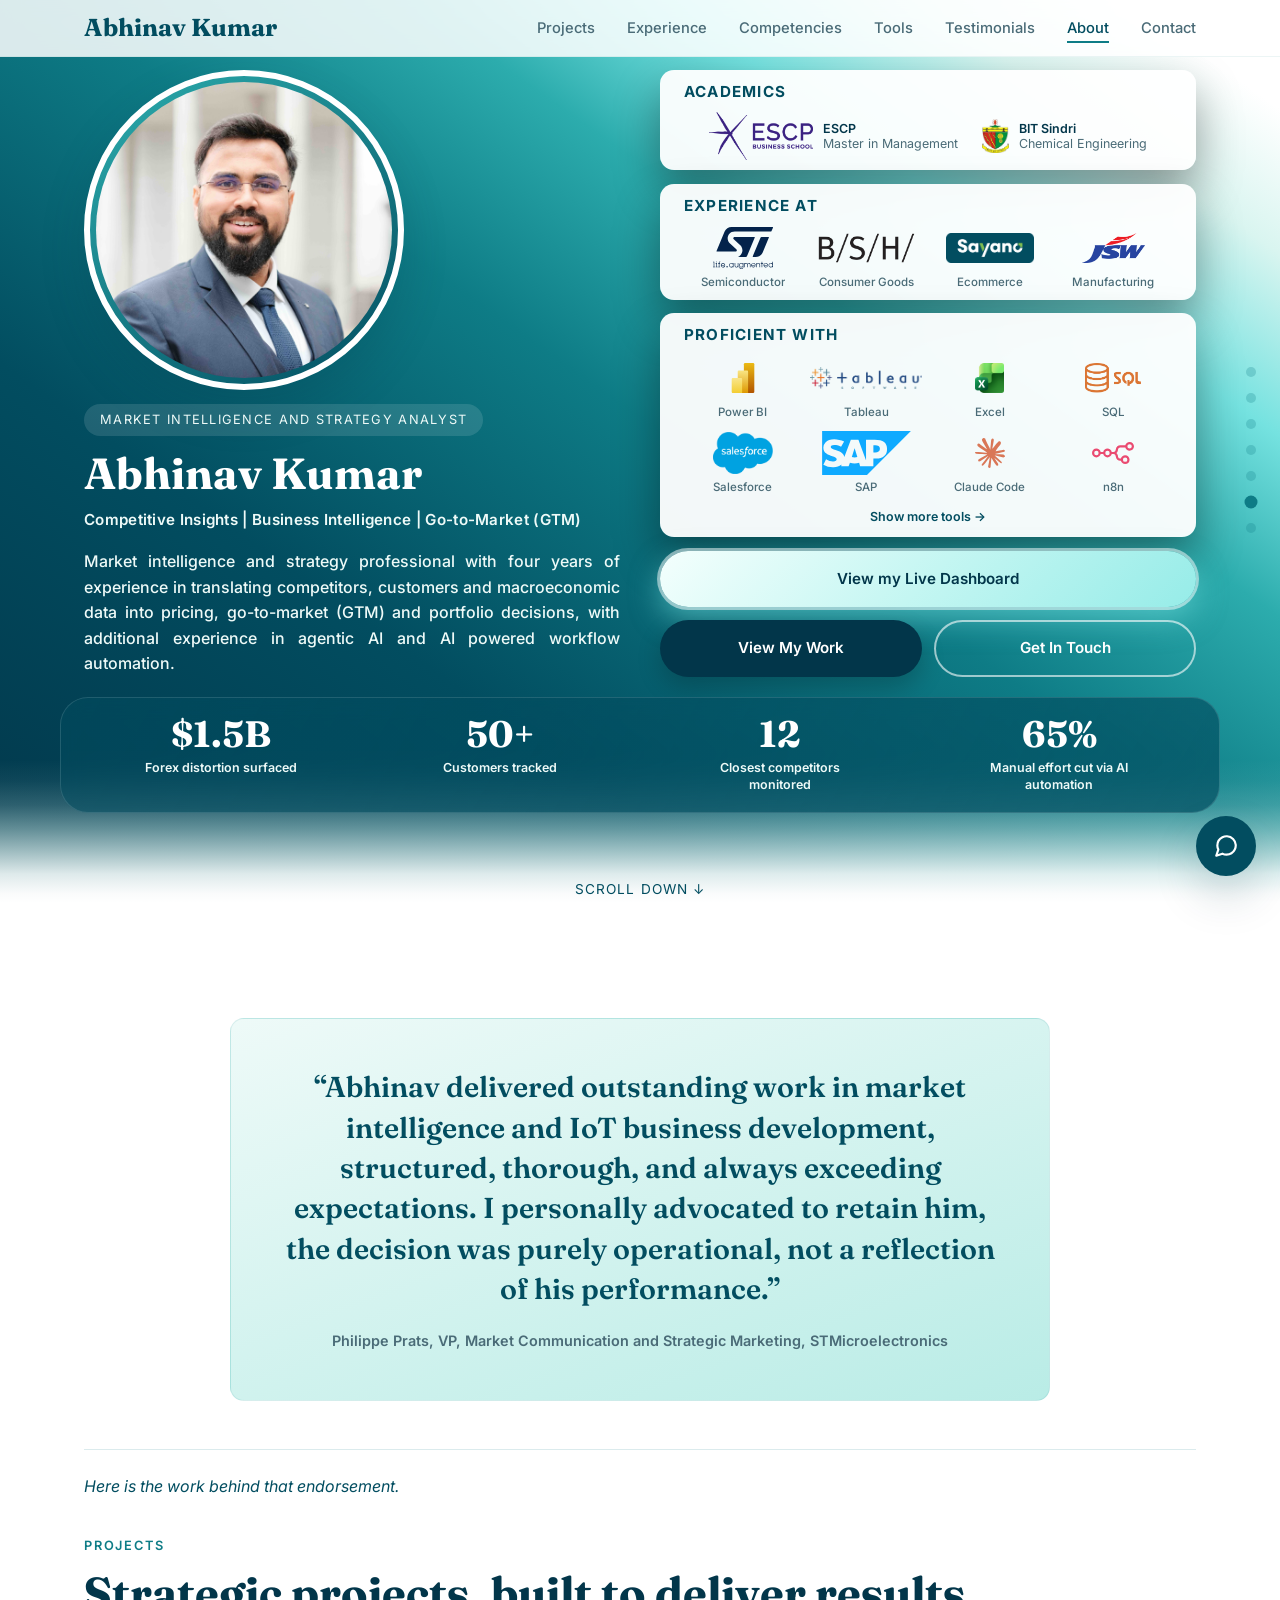
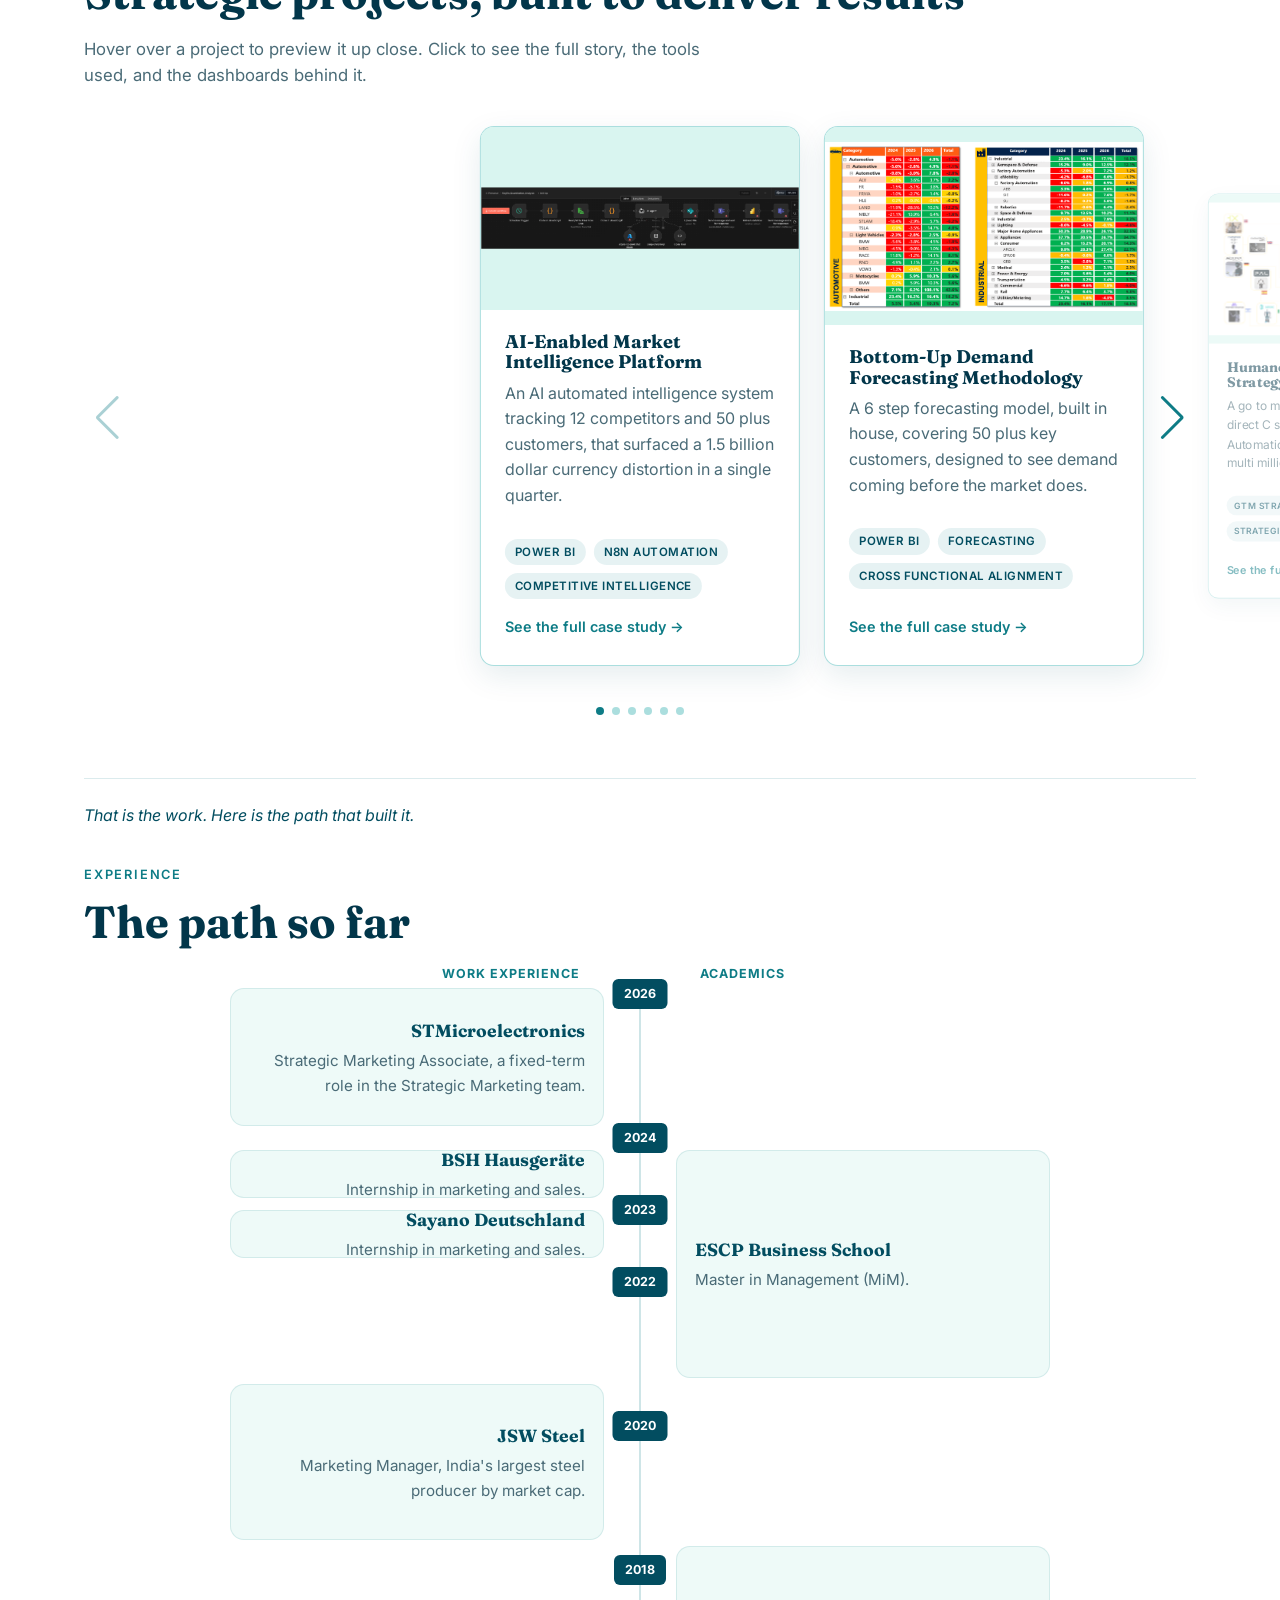
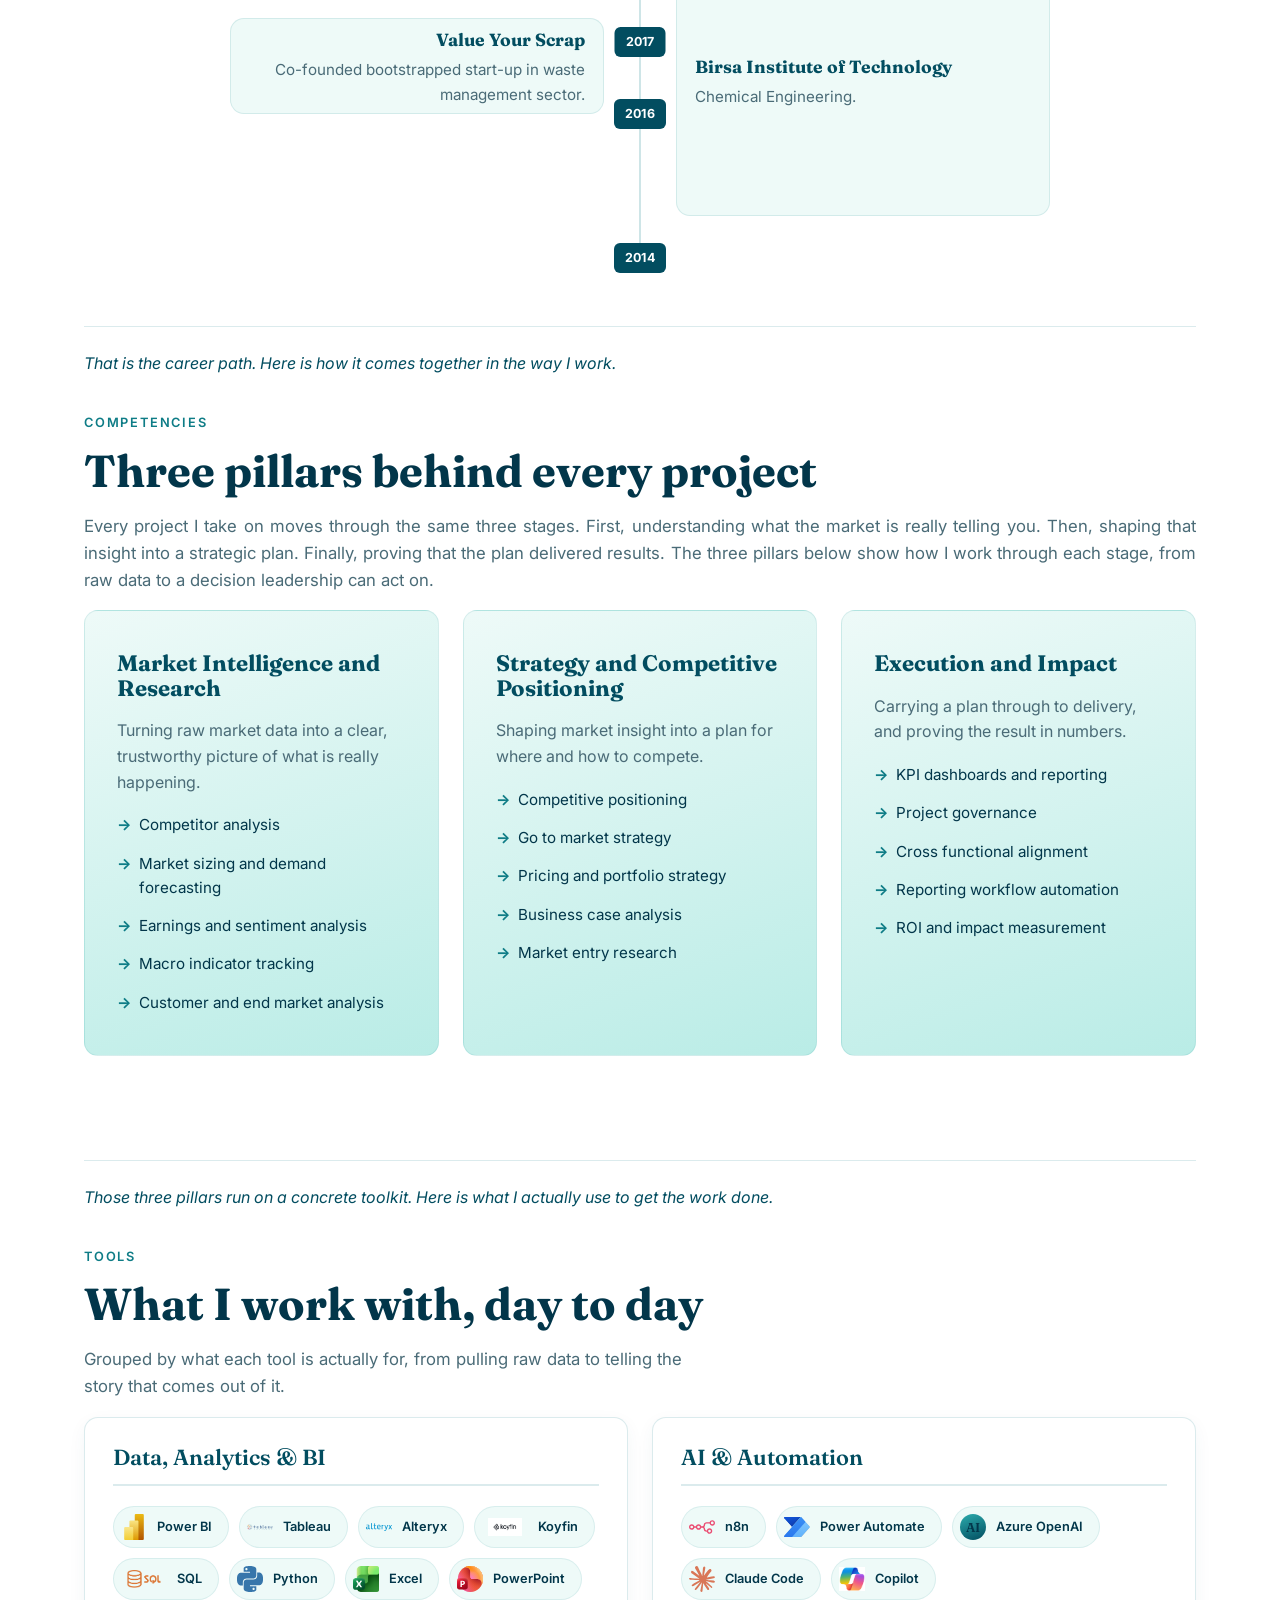
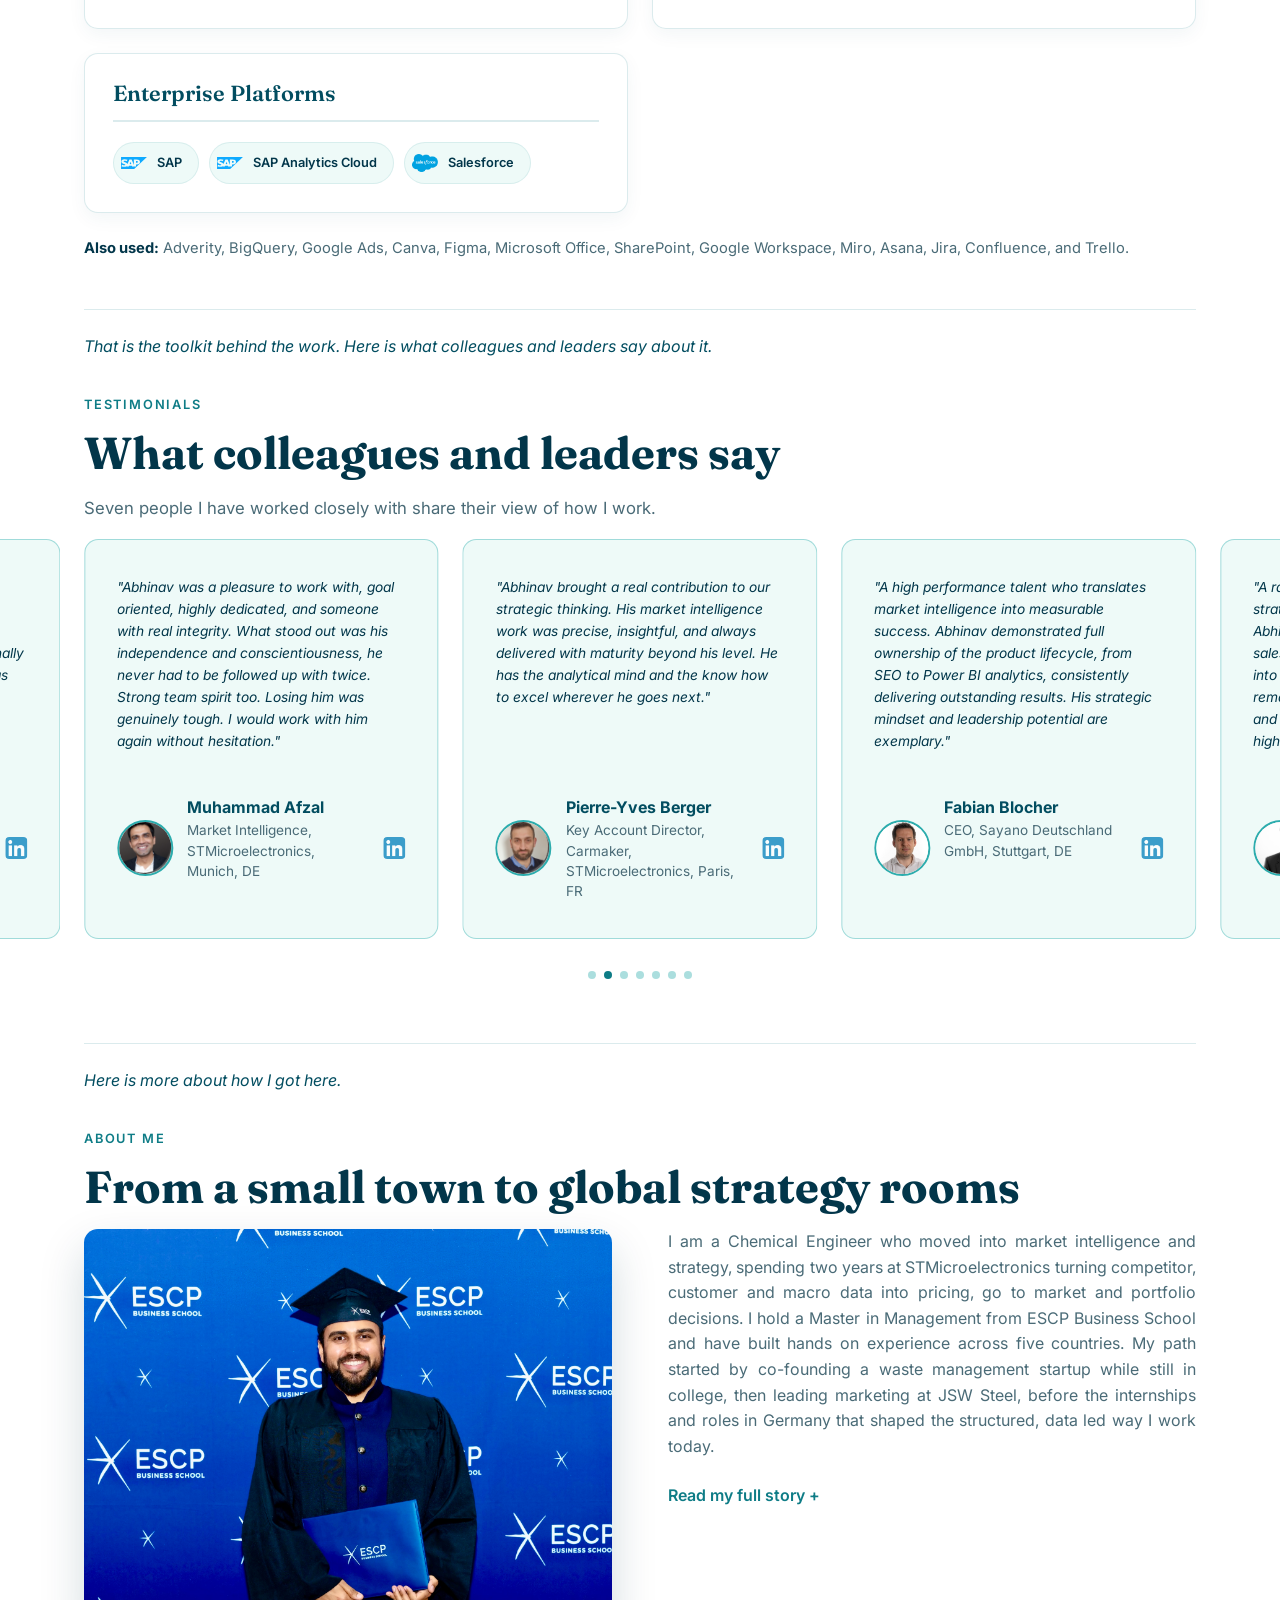
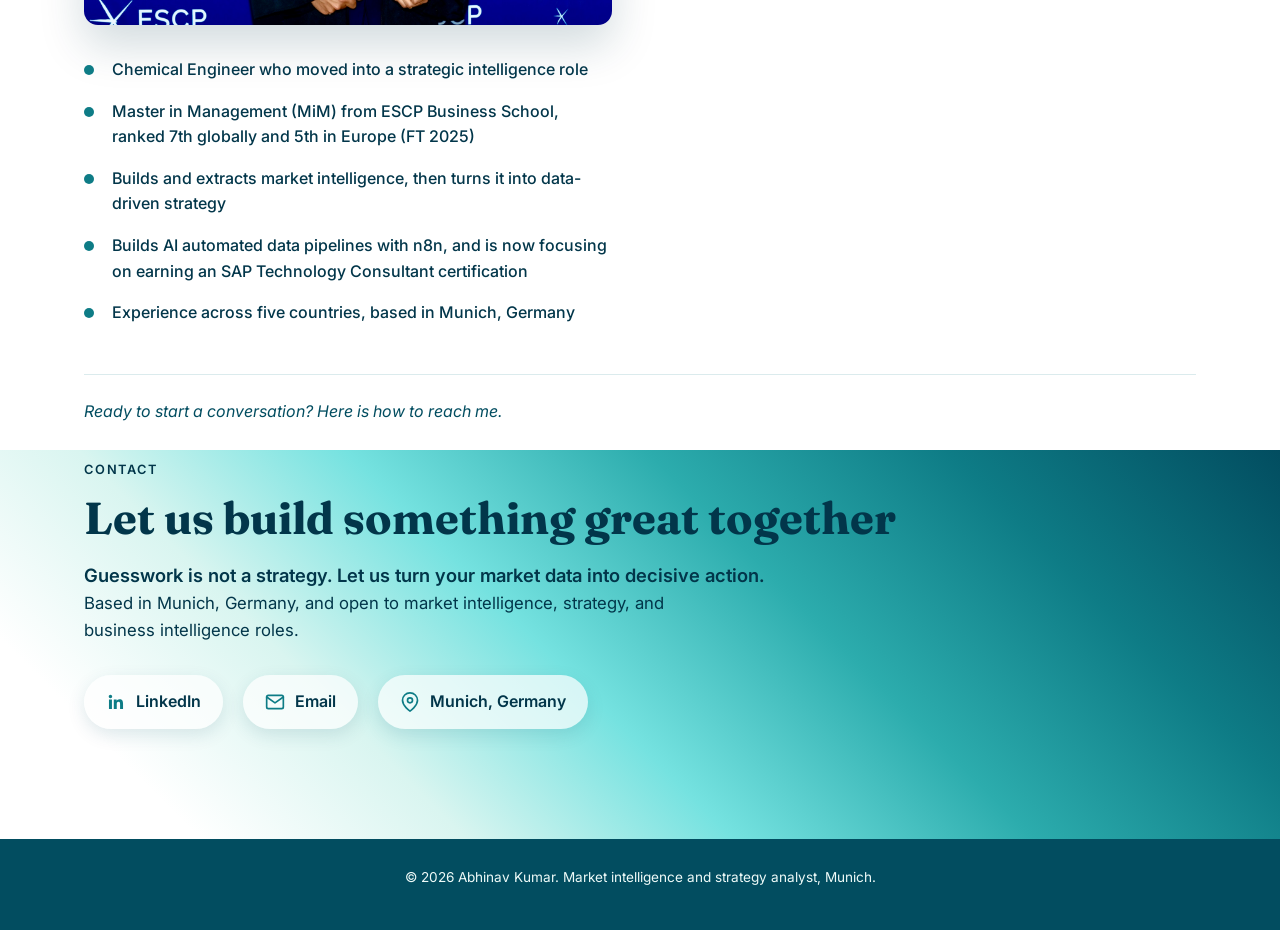
<file: index.html>
<!DOCTYPE html>
<html lang="en">
<head>
<meta charset="UTF-8">
<!-- Google tag (gtag.js) -->
<script async src="https://www.googletagmanager.com/gtag/js?id=G-XK9YFJBX1S"></script>
<script>
  window.dataLayer = window.dataLayer || [];
  function gtag(){dataLayer.push(arguments);}
  gtag('js', new Date());

  gtag('config', 'G-XK9YFJBX1S');
</script>
<meta name="viewport" content="width=device-width, initial-scale=1.0">
<title>Abhinav Kumar | Market Intelligence and Strategy Analyst, Munich</title>
<meta name="description" content="Market intelligence and strategy analyst in Munich. Two years at STMicroelectronics. Competitor analysis, forecasting, Power BI dashboards and AI automation.">
<meta property="og:title" content="Abhinav Kumar | Market Intelligence and Strategy Analyst, Munich">
<meta property="og:description" content="Market intelligence and strategy analyst in Munich. Two years at STMicroelectronics. Competitor analysis, forecasting, Power BI dashboards and AI automation.">
<meta property="og:type" content="website">
<meta property="og:url" content="https://abhinavescp.github.io/portfolio/">
<!-- TODO: OG_IMAGE_PATH was not supplied ("none yet"), so the profile photo is used here. A proper 1200x630 social preview image is still needed. -->
<meta property="og:image" content="https://abhinavescp.github.io/portfolio/assets/images/hero/profile.jpeg">
<meta name="twitter:card" content="summary_large_image">
<link rel="preconnect" href="https://fonts.googleapis.com">
<link href="https://fonts.googleapis.com/css2?family=Fraunces:wght@500;600;700&family=Inter:wght@400;500;600;700&display=swap" rel="stylesheet">
<link rel="stylesheet" href="https://cdn.jsdelivr.net/npm/swiper@11/swiper-bundle.min.css">
<link rel="stylesheet" href="assets/css/style.css">
</head>
<body>

<nav class="navbar">
  <div class="container">
    <a href="#hero" class="nav-logo">Abhinav Kumar</a>
    <ul class="nav-links">
      <li><a href="#portfolio">Projects</a></li>
      <li><a href="#experience">Experience</a></li>
      <li><a href="#competencies">Competencies</a></li>
      <li><a href="#tools">Tools</a></li>
      <li><a href="#testimonials">Testimonials</a></li>
      <li><a href="#about">About</a></li>
      <li><a href="#contact">Contact</a></li>
    </ul>
    <button class="nav-toggle" aria-label="Toggle menu">&#9776;</button>
  </div>
</nav>

<nav class="side-dots" aria-label="Page sections">
  <a href="#portfolio" class="side-dot" aria-label="Projects"><span class="side-dot-label">Projects</span></a>
  <a href="#experience" class="side-dot" aria-label="Experience"><span class="side-dot-label">Experience</span></a>
  <a href="#competencies" class="side-dot" aria-label="Competencies"><span class="side-dot-label">Competencies</span></a>
  <a href="#tools" class="side-dot" aria-label="Tools"><span class="side-dot-label">Tools</span></a>
  <a href="#testimonials" class="side-dot" aria-label="Testimonials"><span class="side-dot-label">Testimonials</span></a>
  <a href="#about" class="side-dot" aria-label="About"><span class="side-dot-label">About</span></a>
  <a href="#contact" class="side-dot" aria-label="Contact"><span class="side-dot-label">Contact</span></a>
</nav>

<main>

  <section class="hero" id="hero">
    <div class="container">

      <div class="hero-left">
        <div class="hero-left-photo-row">
          <div class="hero-photo-wrap">
            <div class="hero-photo">
              <img src="assets/images/hero/profile.jpeg" alt="Abhinav Kumar">
            </div>
          </div>
        </div>
        <div class="hero-left-copy-row">
          <span class="hero-kicker">Market Intelligence and Strategy Analyst</span>
          <h1 class="hero-name"><span class="accent">Abhinav</span> Kumar</h1>
          <p class="hero-subline">Competitive Insights | Business Intelligence | Go-to-Market (GTM)</p>
          <p class="hero-tagline">Market intelligence and strategy professional with four years of experience in translating competitors, customers and macroeconomic data into pricing, go-to-market (GTM) and portfolio decisions, with additional experience in agentic AI and AI powered workflow automation.</p>
        </div>
      </div>

      <div class="hero-right">

        <div class="hero-bar hero-bar-academics">
          <div class="hero-bar-label">Academics</div>
          <div class="hero-academics-row">
            <div class="hero-bar-logo-item">
              <img src="assets/images/logos/ESCP_LOGO_CMJN.png" alt="ESCP Business School" style="height: 48px;">
              <div class="logo-text"><strong>ESCP</strong><span>Master in Management</span></div>
            </div>
            <div class="hero-bar-logo-item">
              <img src="assets/images/logos/Birsa_Institute_of_Technology_Sindri_logo.png" alt="Birsa Institute of Technology">
              <div class="logo-text"><strong>BIT Sindri</strong><span>Chemical Engineering</span></div>
            </div>
          </div>
        </div>

        <div class="hero-bar hero-bar-experience">
          <div class="hero-bar-label">Experience at</div>
          <div class="hero-logo-grid">
            <div class="hero-tool-item"><div class="hero-tool-icon"><img src="assets/images/logos/stmicroelectronics.svg" alt="STMicroelectronics" style="height: 42px;"></div><span class="hero-tool-name">Semiconductor</span></div>
            <div class="hero-tool-item"><div class="hero-tool-icon"><img src="assets/images/logos/bsh.webp" alt="BSH Hausgeräte"></div><span class="hero-tool-name">Consumer Goods</span></div>
            <div class="hero-tool-item"><div class="hero-tool-icon"><img src="assets/images/logos/sayano.png?v=teal" alt="Sayano Deutschland"></div><span class="hero-tool-name">Ecommerce</span></div>
            <div class="hero-tool-item"><div class="hero-tool-icon"><img src="assets/images/logos/jsw.webp" alt="JSW Steel"></div><span class="hero-tool-name">Manufacturing</span></div>
          </div>
        </div>

        <div class="hero-bar hero-bar-tools">
          <div class="hero-bar-label">Proficient with</div>
          <div class="hero-logo-grid">
            <div class="hero-tool-item"><div class="hero-tool-icon"><img src="assets/images/skills/powerbi.svg" alt="Power BI"></div><span class="hero-tool-name">Power BI</span></div>
            <div class="hero-tool-item"><div class="hero-tool-icon"><img src="assets/images/skills/tableau.png" alt="Tableau"></div><span class="hero-tool-name">Tableau</span></div>
            <div class="hero-tool-item"><div class="hero-tool-icon"><img src="assets/images/skills/excel.png" alt="Excel"></div><span class="hero-tool-name">Excel</span></div>
            <div class="hero-tool-item"><div class="hero-tool-icon"><img src="assets/images/skills/sql.png" alt="SQL"></div><span class="hero-tool-name">SQL</span></div>
            <div class="hero-tool-item"><div class="hero-tool-icon"><img src="assets/images/skills/salesforce.png" alt="Salesforce" style="height: 42px;"></div><span class="hero-tool-name">Salesforce</span></div>
            <div class="hero-tool-item"><div class="hero-tool-icon"><img src="assets/images/skills/sap.svg" alt="SAP" style="height: 44px;"></div><span class="hero-tool-name">SAP</span></div>
            <div class="hero-tool-item"><div class="hero-tool-icon"><img src="assets/images/skills/claude.svg" alt="Claude Code"></div><span class="hero-tool-name">Claude Code</span></div>
            <div class="hero-tool-item"><div class="hero-tool-icon"><img src="assets/images/skills/n8n.svg" alt="n8n" style="height: 42px;"></div><span class="hero-tool-name">n8n</span></div>
          </div>
          <a href="#tools" class="hero-bar-more-link">Show more tools &rarr;</a>
        </div>

        <a href="https://abhinavescp.github.io/Market_Intelligence/" class="btn btn-dashboard" target="_blank" rel="noopener noreferrer">View my Live Dashboard</a>

        <div class="hero-bar hero-bar-cta">
          <a href="#portfolio" class="btn btn-primary">View My Work</a>
          <a href="#contact" class="btn btn-secondary">Get In Touch</a>
        </div>

      </div>
    </div>

    <div class="hero-stat-strip">
      <div class="stat-strip-grid">
        <div class="stat-item">
          <span class="stat-number" data-count-to="1.5" data-prefix="$" data-suffix="B">0</span>
          <span class="stat-label">Forex distortion surfaced</span>
        </div>
        <div class="stat-item">
          <span class="stat-number" data-count-to="50" data-suffix="+">0</span>
          <span class="stat-label">Customers tracked</span>
        </div>
        <div class="stat-item">
          <span class="stat-number" data-count-to="12">0</span>
          <span class="stat-label">Closest competitors monitored</span>
        </div>
        <div class="stat-item">
          <span class="stat-number" data-count-to="65" data-suffix="%">0</span>
          <span class="stat-label">Manual effort cut via AI automation</span>
        </div>
      </div>
    </div>

    <div class="scroll-cue">Scroll down &#8595;</div>
  </section>

  <section class="section quote-section" id="quote">
    <div class="container">
      <blockquote class="featured-quote reveal-up">
        <p>&ldquo;Abhinav delivered outstanding work in market intelligence and IoT business development, structured, thorough, and always exceeding expectations. I personally advocated to retain him, the decision was purely operational, not a reflection of his performance.&rdquo;</p>
        <footer class="quote-attribution">Philippe Prats, VP, Market Communication and Strategic Marketing, STMicroelectronics</footer>
      </blockquote>
      <p class="section-bridge">Here is the work behind that endorsement.</p>
    </div>
  </section>

  <section class="section" id="portfolio">
    <div class="container">
      <span class="section-kicker">Projects</span>
      <h2 class="section-title">Strategic projects, built to deliver results</h2>
      <p class="section-intro">Hover over a project to preview it up close. Click to see the full story, the tools used, and the dashboards behind it.</p>

      <div class="swiper project-swiper">
        <div class="swiper-wrapper">

          <div class="swiper-slide">
            <a class="project-card reveal-up" href="projects/project-2.html">
              <div class="project-thumb has-image">
                <img src="assets/images/projects/project-2/n8n-workflow-koyfin.png" alt="n8n automation workflow for competitive intelligence">
              </div>
              <div class="project-body">
                <h3>AI-Enabled Market Intelligence Platform</h3>
                <p>An AI automated intelligence system tracking 12 competitors and 50 plus customers, that surfaced a 1.5 billion dollar currency distortion in a single quarter.</p>
                <div class="project-tags">
                  <span class="tag">Power BI</span>
                  <span class="tag">n8n Automation</span>
                  <span class="tag">Competitive Intelligence</span>
                </div>
                <span class="project-link">See the full case study &#8594;</span>
              </div>
            </a>
          </div>

          <div class="swiper-slide">
            <a class="project-card reveal-up" href="projects/project-1.html">
              <div class="project-thumb has-image">
                <img src="assets/images/projects/project-1/bottom-up-customer-segment.png" alt="Bottom up customer segment breakdown by automotive and industrial category">
              </div>
              <div class="project-body">
                <h3>Bottom-Up Demand Forecasting Methodology</h3>
                <p>A 6 step forecasting model, built in house, covering 50 plus key customers, designed to see demand coming before the market does.</p>
                <div class="project-tags">
                  <span class="tag">Power BI</span>
                  <span class="tag">Forecasting</span>
                  <span class="tag">Cross Functional Alignment</span>
                </div>
                <span class="project-link">See the full case study &#8594;</span>
              </div>
            </a>
          </div>

          <div class="swiper-slide">
            <a class="project-card reveal-up" href="projects/project-3.html">
              <div class="project-thumb has-image">
                <img src="assets/images/projects/project-3/humanoid-robotics-landscape.png" alt="Humanoid robotics competitive landscape map across Europe">
              </div>
              <div class="project-body">
                <h3>Humanoid Robotics GTM Strategy</h3>
                <p>A go to market blueprint shaped by direct C suite conversations at Automatica 2025, built to open up a multi million dollar opportunity.</p>
                <div class="project-tags">
                  <span class="tag">GTM Strategy</span>
                  <span class="tag">Market Entry</span>
                  <span class="tag">Strategic Research</span>
                </div>
                <span class="project-link">See the full case study &#8594;</span>
              </div>
            </a>
          </div>

          <div class="swiper-slide">
            <a class="project-card reveal-up" href="projects/project-4.html">
              <div class="project-thumb has-image">
                <img src="assets/images/projects/project-4/global-dashboard.png" alt="Local Launch Excellence global Power BI dashboard">
              </div>
              <div class="project-body">
                <h3>Local Launch Excellence Project</h3>
                <p>A dual dashboard system that brought Marketing, Sales, and Supply Chain into one rhythm, reducing write off exposure across markets.</p>
                <div class="project-tags">
                  <span class="tag">Power BI</span>
                  <span class="tag">SAP Analytics Cloud</span>
                  <span class="tag">Project Governance</span>
                </div>
                <span class="project-link">See the full case study &#8594;</span>
              </div>
            </a>
          </div>

          <div class="swiper-slide">
            <a class="project-card reveal-up" href="projects/project-5.html">
              <div class="project-thumb has-image">
                <img src="assets/images/projects/project-5/helium10-keyword-research.png" alt="Helium10 keyword research for e-commerce content optimization">
              </div>
              <div class="project-body">
                <h3>E-Commerce Webpage Optimization</h3>
                <p>Data backed analysis that raised conversion rates 12 percent across 8 product launches and grew website traffic 155 percent.</p>
                <div class="project-tags">
                  <span class="tag">A/B Testing</span>
                  <span class="tag">Data Driven Sales</span>
                  <span class="tag">ROI</span>
                </div>
                <span class="project-link">See the full case study &#8594;</span>
              </div>
            </a>
          </div>

          <div class="swiper-slide">
            <a class="project-card reveal-up" href="projects/project-6.html">
              <div class="project-thumb has-image">
                <img src="assets/images/projects/project-6/miamio-glassware.png" alt="MIAMIO glassware e-commerce storefront">
              </div>
              <div class="project-body">
                <h3>Portfolio Diversification via Geopolitical Arbitrage</h3>
                <p>A strategic pivot into glassware that contributed to 33 percent annual revenue growth, backed by sharp analysis of costs and competition.</p>
                <div class="project-tags">
                  <span class="tag">Business Viability Modeling</span>
                  <span class="tag">Pricing Strategy</span>
                </div>
                <span class="project-link">See the full case study &#8594;</span>
              </div>
            </a>
          </div>

        </div>
        <div class="swiper-pagination"></div>
        <div class="swiper-button-next"></div>
        <div class="swiper-button-prev"></div>
      </div>

      <p class="section-bridge">That is the work. Here is the path that built it.</p>
    </div>
  </section>

  <section class="section" id="experience">
    <div class="container">
      <span class="section-kicker">Experience</span>
      <h2 class="section-title">The path so far</h2>
      <div class="timeline-columns-label">
        <span class="timeline-col-heading timeline-col-heading-left">Work Experience</span>
        <span class="timeline-col-heading timeline-col-heading-right">Academics</span>
      </div>
      <div class="experience-timeline" style="height: 890px;">

        <div class="timeline-tick" style="top: 6px;">2026</div>
        <div class="timeline-tick" style="top: 150px;">2024</div>
        <div class="timeline-tick" style="top: 222px;">2023</div>
        <div class="timeline-tick" style="top: 294px;">2022</div>
        <div class="timeline-tick" style="top: 438px;">2020</div>
        <div class="timeline-tick" style="top: 582px;">2018</div>
        <div class="timeline-tick" style="top: 654px;">2017</div>
        <div class="timeline-tick" style="top: 726px;">2016</div>
        <div class="timeline-tick" style="top: 870px;">2014</div>

        <div class="timeline-card-abs timeline-card-left" style="top: 0px; height: 138px;">
          <div class="timeline-card reveal-up">
            <span class="timeline-org">STMicroelectronics</span>
            <span class="timeline-role">Strategic Marketing Associate, a fixed-term role in the Strategic Marketing team.</span>
            <span class="timeline-years-mobile">2024 to 2026</span>
          </div>
        </div>

        <div class="timeline-card-abs timeline-card-left" style="top: 162px; height: 48px;">
          <div class="timeline-card reveal-up">
            <span class="timeline-org">BSH Hausgeräte</span>
            <span class="timeline-role">Internship in marketing and sales.</span>
            <span class="timeline-years-mobile">2023</span>
          </div>
        </div>

        <div class="timeline-card-abs timeline-card-left" style="top: 222px; height: 48px;">
          <div class="timeline-card reveal-up">
            <span class="timeline-org">Sayano Deutschland</span>
            <span class="timeline-role">Internship in marketing and sales.</span>
            <span class="timeline-years-mobile">2022 to 2023</span>
          </div>
        </div>

        <div class="timeline-card-abs timeline-card-right" style="top: 162px; height: 228px;">
          <div class="timeline-card reveal-up">
            <span class="timeline-org">ESCP Business School</span>
            <span class="timeline-role">Master in Management (MiM).</span>
            <span class="timeline-years-mobile">2020 to 2023</span>
          </div>
        </div>

        <div class="timeline-card-abs timeline-card-left" style="top: 396px; height: 156px;">
          <div class="timeline-card reveal-up">
            <span class="timeline-org">JSW Steel</span>
            <span class="timeline-role">Marketing Manager, India's largest steel producer by market cap.</span>
            <span class="timeline-years-mobile">2018 to 2020</span>
          </div>
        </div>

        <div class="timeline-card-abs timeline-card-left" style="top: 630px; height: 96px;">
          <div class="timeline-card reveal-up">
            <span class="timeline-org">Value Your Scrap</span>
            <span class="timeline-role">Co-founded bootstrapped start-up in waste management sector.</span>
            <span class="timeline-years-mobile">2016 to 2017</span>
          </div>
        </div>

        <div class="timeline-card-abs timeline-card-right" style="top: 558px; height: 270px;">
          <div class="timeline-card reveal-up">
            <span class="timeline-org">Birsa Institute of Technology</span>
            <span class="timeline-role">Chemical Engineering.</span>
            <span class="timeline-years-mobile">2014 to 2018</span>
          </div>
        </div>

      </div>
      <p class="section-bridge">That is the career path. Here is how it comes together in the way I work.</p>
    </div>
  </section>

  <section class="section" id="competencies">
    <div class="container">
      <span class="section-kicker">Competencies</span>
      <h2 class="section-title">Three pillars behind every project</h2>
      <p class="section-intro">Every project I take on moves through the same three stages. First, understanding what the market is really telling you. Then, shaping that insight into a strategic plan. Finally, proving that the plan delivered results. The three pillars below show how I work through each stage, from raw data to a decision leadership can act on.</p>

      <div class="swiper competency-swiper">
        <div class="swiper-wrapper">

          <div class="swiper-slide">
            <div class="competency-card reveal-up">
              <h3>Market Intelligence and Research</h3>
              <p>Turning raw market data into a clear, trustworthy picture of what is really happening.</p>
              <ul>
                <li>Competitor analysis</li>
                <li>Market sizing and demand forecasting</li>
                <li>Earnings and sentiment analysis</li>
                <li>Macro indicator tracking</li>
                <li>Customer and end market analysis</li>
              </ul>
            </div>
          </div>

          <div class="swiper-slide">
            <div class="competency-card reveal-up">
              <h3>Strategy and Competitive Positioning</h3>
              <p>Shaping market insight into a plan for where and how to compete.</p>
              <ul>
                <li>Competitive positioning</li>
                <li>Go to market strategy</li>
                <li>Pricing and portfolio strategy</li>
                <li>Business case analysis</li>
                <li>Market entry research</li>
              </ul>
            </div>
          </div>

          <div class="swiper-slide">
            <div class="competency-card reveal-up">
              <h3>Execution and Impact</h3>
              <p>Carrying a plan through to delivery, and proving the result in numbers.</p>
              <ul>
                <li>KPI dashboards and reporting</li>
                <li>Project governance</li>
                <li>Cross functional alignment</li>
                <li>Reporting workflow automation</li>
                <li>ROI and impact measurement</li>
              </ul>
            </div>
          </div>

        </div>
        <div class="swiper-pagination"></div>
        <div class="swiper-button-next"></div>
        <div class="swiper-button-prev"></div>
      </div>

      <p class="section-bridge">Those three pillars run on a concrete toolkit. Here is what I actually use to get the work done.</p>
    </div>
  </section>

  <section class="section" id="tools">
    <div class="container">
      <span class="section-kicker">Tools</span>
      <h2 class="section-title">What I work with, day to day</h2>
      <p class="section-intro">Grouped by what each tool is actually for, from pulling raw data to telling the story that comes out of it.</p>

      <div class="skills-categories-grid">

      <div class="skills-category reveal-up">
        <h3 class="skills-category-title">Data, Analytics &amp; BI</h3>
        <div class="skills-grid">
          <div class="skill-chip"><img src="assets/images/skills/powerbi.svg" alt="Power BI"><span>Power BI</span></div>
          <div class="skill-chip"><img src="assets/images/skills/tableau.png" alt="Tableau"><span>Tableau</span></div>
          <div class="skill-chip"><img src="assets/images/skills/alteryx.svg" alt="Alteryx"><span>Alteryx</span></div>
          <div class="skill-chip"><img class="skill-logo-wide" src="assets/images/skills/koyfin.png" alt="Koyfin"><span>Koyfin</span></div>
          <div class="skill-chip"><img class="skill-logo-wide" src="assets/images/skills/sql.png" alt="SQL"><span>SQL</span></div>
          <div class="skill-chip"><img src="assets/images/skills/python.svg" alt="Python"><span>Python</span></div>
          <div class="skill-chip"><img src="assets/images/skills/excel.png" alt="Excel"><span>Excel</span></div>
          <div class="skill-chip"><img src="assets/images/skills/powerpoint.svg" alt="PowerPoint"><span>PowerPoint</span></div>
        </div>
      </div>

      <div class="skills-category reveal-up">
        <h3 class="skills-category-title">AI &amp; Automation</h3>
        <div class="skills-grid">
          <div class="skill-chip"><img src="assets/images/skills/n8n.svg" alt="n8n"><span>n8n</span></div>
          <div class="skill-chip"><img src="assets/images/skills/powerautomate.svg" alt="Power Automate"><span>Power Automate</span></div>
          <!-- TODO: no Azure OpenAI icon file was supplied, so a text monogram is used instead of a logo -->
          <div class="skill-chip"><span class="skill-monogram" aria-hidden="true">AI</span><span>Azure OpenAI</span></div>
          <div class="skill-chip"><img src="assets/images/skills/claude.svg" alt="Claude Code"><span>Claude Code</span></div>
          <div class="skill-chip"><img src="assets/images/skills/Copilot-Logo.jpg" alt="Copilot"><span>Copilot</span></div>
        </div>
      </div>

      <div class="skills-category reveal-up">
        <h3 class="skills-category-title">Enterprise Platforms</h3>
        <div class="skills-grid">
          <div class="skill-chip"><img src="assets/images/skills/sap.svg" alt="SAP"><span>SAP</span></div>
          <div class="skill-chip"><img src="assets/images/skills/sap.svg" alt="SAP Analytics Cloud"><span>SAP Analytics Cloud</span></div>
          <div class="skill-chip"><img src="assets/images/skills/salesforce.png" alt="Salesforce"><span>Salesforce</span></div>
        </div>
      </div>

      </div>

      <p class="skills-also-used reveal-up"><strong>Also used:</strong> Adverity, BigQuery, Google Ads, Canva, Figma, Microsoft Office, SharePoint, Google Workspace, Miro, Asana, Jira, Confluence, and Trello.</p>

      <p class="section-bridge">That is the toolkit behind the work. Here is what colleagues and leaders say about it.</p>
    </div>
  </section>

  <section class="section" id="testimonials">
    <div class="container">
      <span class="section-kicker">Testimonials</span>
      <h2 class="section-title">What colleagues and leaders say</h2>
      <p class="section-intro">Seven people I have worked closely with share their view of how I work.</p>

      <div class="swiper testimonial-swiper">
        <div class="swiper-wrapper">

          <div class="swiper-slide">
            <div class="testimonial-card reveal-up">
              <p class="testimonial-quote">"Abhinav delivered outstanding work in market intelligence and IoT business development, structured, thorough, and always exceeding expectations. I personally advocated to retain him, the decision was purely operational, not a reflection of his performance. He has my fullest endorsement."</p>
              <div class="testimonial-header">
                <span class="testimonial-photo-frame"><img class="testimonial-photo" src="assets/images/testimonials/philippe-prats.png" alt="Philippe Prats"></span>
                <div class="testimonial-identity">
                  <div class="testimonial-name">Philippe Prats</div>
                  <div class="testimonial-role">VP, Market Communication and Strategic Marketing, STMicroelectronics, Munich, DE</div>
                </div>
                <a href="https://www.linkedin.com/in/philippe-prats-13bbb591/" target="_blank" rel="noopener" aria-label="Philippe Prats on LinkedIn">
                  <img class="testimonial-linkedin" src="assets/images/icons/linkedin.png" alt="LinkedIn">
                </a>
              </div>
            </div>
          </div>

          <div class="swiper-slide">
            <div class="testimonial-card reveal-up">
              <p class="testimonial-quote">"Abhinav was a pleasure to work with, goal oriented, highly dedicated, and someone with real integrity. What stood out was his independence and conscientiousness, he never had to be followed up with twice. Strong team spirit too. Losing him was genuinely tough. I would work with him again without hesitation."</p>
              <div class="testimonial-header">
                <span class="testimonial-photo-frame"><img class="testimonial-photo" src="assets/images/testimonials/muhammad-afzal.png" alt="Muhammad Afzal"></span>
                <div class="testimonial-identity">
                  <div class="testimonial-name">Muhammad Afzal</div>
                  <div class="testimonial-role">Market Intelligence, STMicroelectronics, Munich, DE</div>
                </div>
                <a href="https://www.linkedin.com/in/muhammad-afzal/" target="_blank" rel="noopener" aria-label="Muhammad Afzal on LinkedIn">
                  <img class="testimonial-linkedin" src="assets/images/icons/linkedin.png" alt="LinkedIn">
                </a>
              </div>
            </div>
          </div>

          <div class="swiper-slide">
            <div class="testimonial-card reveal-up">
              <p class="testimonial-quote">"Abhinav brought a real contribution to our strategic thinking. His market intelligence work was precise, insightful, and always delivered with maturity beyond his level. He has the analytical mind and the know how to excel wherever he goes next."</p>
              <div class="testimonial-header">
                <span class="testimonial-photo-frame"><img class="testimonial-photo" src="assets/images/testimonials/pierre-yves-berger.png" alt="Pierre-Yves Berger"></span>
                <div class="testimonial-identity">
                  <div class="testimonial-name">Pierre-Yves Berger</div>
                  <div class="testimonial-role">Key Account Director, Carmaker, STMicroelectronics, Paris, FR</div>
                </div>
                <a href="https://www.linkedin.com/in/pyberger/" target="_blank" rel="noopener" aria-label="Pierre-Yves Berger on LinkedIn">
                  <img class="testimonial-linkedin" src="assets/images/icons/linkedin.png" alt="LinkedIn">
                </a>
              </div>
            </div>
          </div>

          <div class="swiper-slide">
            <div class="testimonial-card reveal-up">
              <p class="testimonial-quote">"A high performance talent who translates market intelligence into measurable success. Abhinav demonstrated full ownership of the product lifecycle, from SEO to Power BI analytics, consistently delivering outstanding results. His strategic mindset and leadership potential are exemplary."</p>
              <div class="testimonial-header">
                <span class="testimonial-photo-frame"><img class="testimonial-photo" src="assets/images/testimonials/fabian-blocher.png" alt="Fabian Blocher"></span>
                <div class="testimonial-identity">
                  <div class="testimonial-name">Fabian Blocher</div>
                  <div class="testimonial-role">CEO, Sayano Deutschland GmbH, Stuttgart, DE</div>
                </div>
                <a href="https://www.linkedin.com/in/fabian-blocher/" target="_blank" rel="noopener" aria-label="Fabian Blocher on LinkedIn">
                  <img class="testimonial-linkedin" src="assets/images/icons/linkedin.png" alt="LinkedIn">
                </a>
              </div>
            </div>
          </div>

          <div class="swiper-slide">
            <div class="testimonial-card reveal-up">
              <p class="testimonial-quote">"A rare talent who bridges the gap between strategic thinking and flawless execution. Abhinav took full ownership of international sales projects, transforming complex data into management level insights with remarkable clarity. His proactive curiosity and collaborative leadership make him a high potential asset."</p>
              <div class="testimonial-header">
                <span class="testimonial-photo-frame"><img class="testimonial-photo" src="assets/images/testimonials/benjamin-burkhardt.png" alt="Benjamin Burkhardt"></span>
                <div class="testimonial-identity">
                  <div class="testimonial-name">Benjamin Burkhardt</div>
                  <div class="testimonial-role">Project Leader, EMEA Sales, BSH Hausgeräte GmbH, Munich, DE</div>
                </div>
                <a href="https://www.linkedin.com/in/benjamin-burkhardt-b8840616/" target="_blank" rel="noopener" aria-label="Benjamin Burkhardt on LinkedIn">
                  <img class="testimonial-linkedin" src="assets/images/icons/linkedin.png" alt="LinkedIn">
                </a>
              </div>
            </div>
          </div>

          <div class="swiper-slide">
            <div class="testimonial-card reveal-up">
              <p class="testimonial-quote">"Abhinav is a reliable, high potential talent with a natural gift for communication. His strong motivation, active presence, and commitment to delivering on his promises make him a standout asset. He truly excels in environments that require both strategic clarity and a proactive drive to succeed."</p>
              <div class="testimonial-header">
                <span class="testimonial-photo-frame"><img class="testimonial-photo" src="assets/images/testimonials/adele-conti.png" alt="Adele Conti"></span>
                <div class="testimonial-identity">
                  <div class="testimonial-name">Adele Conti</div>
                  <div class="testimonial-role">Director, Field Support, STMicroelectronics, Sicily, Italy</div>
                </div>
                <a href="https://www.linkedin.com/in/adele-conti-467ab3227/" target="_blank" rel="noopener" aria-label="Adele Conti on LinkedIn">
                  <img class="testimonial-linkedin" src="assets/images/icons/linkedin.png" alt="LinkedIn">
                </a>
              </div>
            </div>
          </div>

          <div class="swiper-slide">
            <div class="testimonial-card reveal-up">
              <p class="testimonial-quote">"Abhinav is a natural collaborator who consistently steps up beyond his core role. He delivers high quality results even under tight deadlines, showing a rare level of dedication and follow through. His proactive drive to support cross functional initiatives makes him a truly valued member of the team."</p>
              <div class="testimonial-header">
                <span class="testimonial-photo-frame"><img class="testimonial-photo" src="assets/images/testimonials/jyothisa-mathew.png" alt="Jyothisa Mathew"></span>
                <div class="testimonial-identity">
                  <div class="testimonial-name">Jyothisa Mathew</div>
                  <div class="testimonial-role">HR Partner, STMicroelectronics, Munich, DE</div>
                </div>
                <a href="https://www.linkedin.com/in/jyothisa-mathew-ab3b38119/" target="_blank" rel="noopener" aria-label="Jyothisa Mathew on LinkedIn">
                  <img class="testimonial-linkedin" src="assets/images/icons/linkedin.png" alt="LinkedIn">
                </a>
              </div>
            </div>
          </div>

        </div>
        <div class="swiper-pagination"></div>
      </div>

      <p class="section-bridge">Here is more about how I got here.</p>
    </div>
  </section>

  <section class="section" id="about">
    <div class="container">
      <span class="section-kicker">About Me</span>
      <h2 class="section-title">From a small town to global strategy rooms</h2>
      <div class="about-grid">
        <div class="about-left reveal-up">
          <div class="about-photo">
            <img src="assets/images/hero/graduation.jpg" alt="Abhinav Kumar graduating from ESCP Business School">
          </div>
          <ul class="about-highlights">
            <li>Chemical Engineer who moved into a strategic intelligence role</li>
            <!-- TODO: verify FT ranking claim -->
            <li>Master in Management (MiM) from ESCP Business School, ranked 7th globally and 5th in Europe (FT 2025)</li>
            <li>Builds and extracts market intelligence, then turns it into data-driven strategy</li>
            <li>Builds AI automated data pipelines with n8n, and is now focusing on earning an SAP Technology Consultant certification</li>
            <li>Experience across five countries, based in Munich, Germany</li>
          </ul>
        </div>
        <div class="reveal-up">
          <p>I am a Chemical Engineer who moved into market intelligence and strategy, spending two years at STMicroelectronics turning competitor, customer and macro data into pricing, go to market and portfolio decisions. I hold a Master in Management from ESCP Business School and have built hands on experience across five countries. My path started by co-founding a waste management startup while still in college, then leading marketing at JSW Steel, before the internships and roles in Germany that shaped the structured, data led way I work today.</p>
          <details class="about-story">
            <summary>Read my full story</summary>
            <p>My story starts in Dhanbad, the coal capital of India, where I grew up before studying Chemical Engineering at the Birsa Institute of Technology in nearby Sindri. In 2016, while still in college, I co-founded Value Your Scrap, a bootstrapped start-up in the waste management sector. That early experience is where I first learned how to turn a rough idea into a working business, a lesson that still shapes how I approach every project today.</p>
            <p>That instinct for building something from scratch led me to my first real job, Marketing Manager at JSW Steel, India's largest steel producer by market cap. It was there that I sensed I needed more structured learning, and that is what motivated me to join ESCP Business School, a top business school here in Europe. During my coursework, I picked up internships in marketing and sales at Sayano Deutschland and BSH Hausgeräte in Germany, building hands on experience across five countries, India, Germany, France, Spain, and Russia.</p>
            <p>That international grounding carried me into a Strategic Marketing Associate role at STMicroelectronics, until my contract came to an end, as the role was structured on a fixed term basis. There, I took part in a range of strategic projects, starting with building a market intelligence dashboard, then leading the go to market strategy project for the Humanoid Robotics segment, and taking part in Annual Budgetary Planning sessions to support the corporate strategy team. Along the way, I picked up hands on experience with tools like Power BI, Tableau, Alteryx, Adverity, Salesforce, SAP, the n8n automation tool, and Claude Code, skills that now sit at the center of how I work.</p>
          </details>
        </div>
      </div>
      <p class="section-bridge">Ready to start a conversation? Here is how to reach me.</p>
    </div>
  </section>

  <section class="section contact" id="contact">
    <div class="container">
      <div class="reveal-up">
        <span class="section-kicker">Contact</span>
        <h2 class="section-title">Let us build something great together</h2>
        <p class="contact-pitch">Guesswork is not a strategy. Let us turn your market data into decisive action.</p>
        <p class="section-intro">Based in Munich, Germany, and open to market intelligence, strategy, and business intelligence roles.</p>
      </div>
      <div class="contact-links">
        <a class="contact-link reveal-up" href="https://www.linkedin.com/in/abhinav-kumar-escp/" target="_blank" rel="noopener">
          <svg class="contact-icon" viewBox="0 0 24 24" fill="currentColor" aria-hidden="true"><path d="M20.447 20.452h-3.554v-5.569c0-1.328-.027-3.037-1.852-3.037-1.853 0-2.136 1.445-2.136 2.939v5.667H9.351V9h3.414v1.561h.046c.477-.9 1.637-1.85 3.37-1.85 3.601 0 4.267 2.37 4.267 5.455v6.286zM5.337 7.433c-1.144 0-2.063-.926-2.063-2.065 0-1.138.92-2.063 2.063-2.063 1.14 0 2.064.925 2.064 2.063 0 1.139-.925 2.065-2.064 2.065zm1.782 13.019H3.555V9h3.564v11.452z"/></svg>
          LinkedIn
        </a>
        <a class="contact-link reveal-up" href="mailto:abhinavescp@gmail.com">
          <svg class="contact-icon" viewBox="0 0 24 24" fill="none" stroke="currentColor" stroke-width="2" stroke-linecap="round" stroke-linejoin="round" aria-hidden="true"><rect x="2" y="4" width="20" height="16" rx="2"></rect><path d="m22 6-10 7L2 6"></path></svg>
          Email
        </a>
        <span class="contact-link reveal-up">
          <svg class="contact-icon" viewBox="0 0 24 24" fill="none" stroke="currentColor" stroke-width="2" stroke-linecap="round" stroke-linejoin="round" aria-hidden="true"><path d="M21 10c0 7-9 13-9 13s-9-6-9-13a9 9 0 0 1 18 0z"></path><circle cx="12" cy="10" r="3"></circle></svg>
          Munich, Germany
        </span>
      </div>
    </div>
  </section>

</main>

<footer class="site-footer">
  <p>&copy; 2026 Abhinav Kumar. Market intelligence and strategy analyst, Munich.</p>
</footer>

<script src="https://cdn.jsdelivr.net/npm/swiper@11/swiper-bundle.min.js"></script>
<script src="assets/js/main.js"></script>
</body>
</html>
</file>
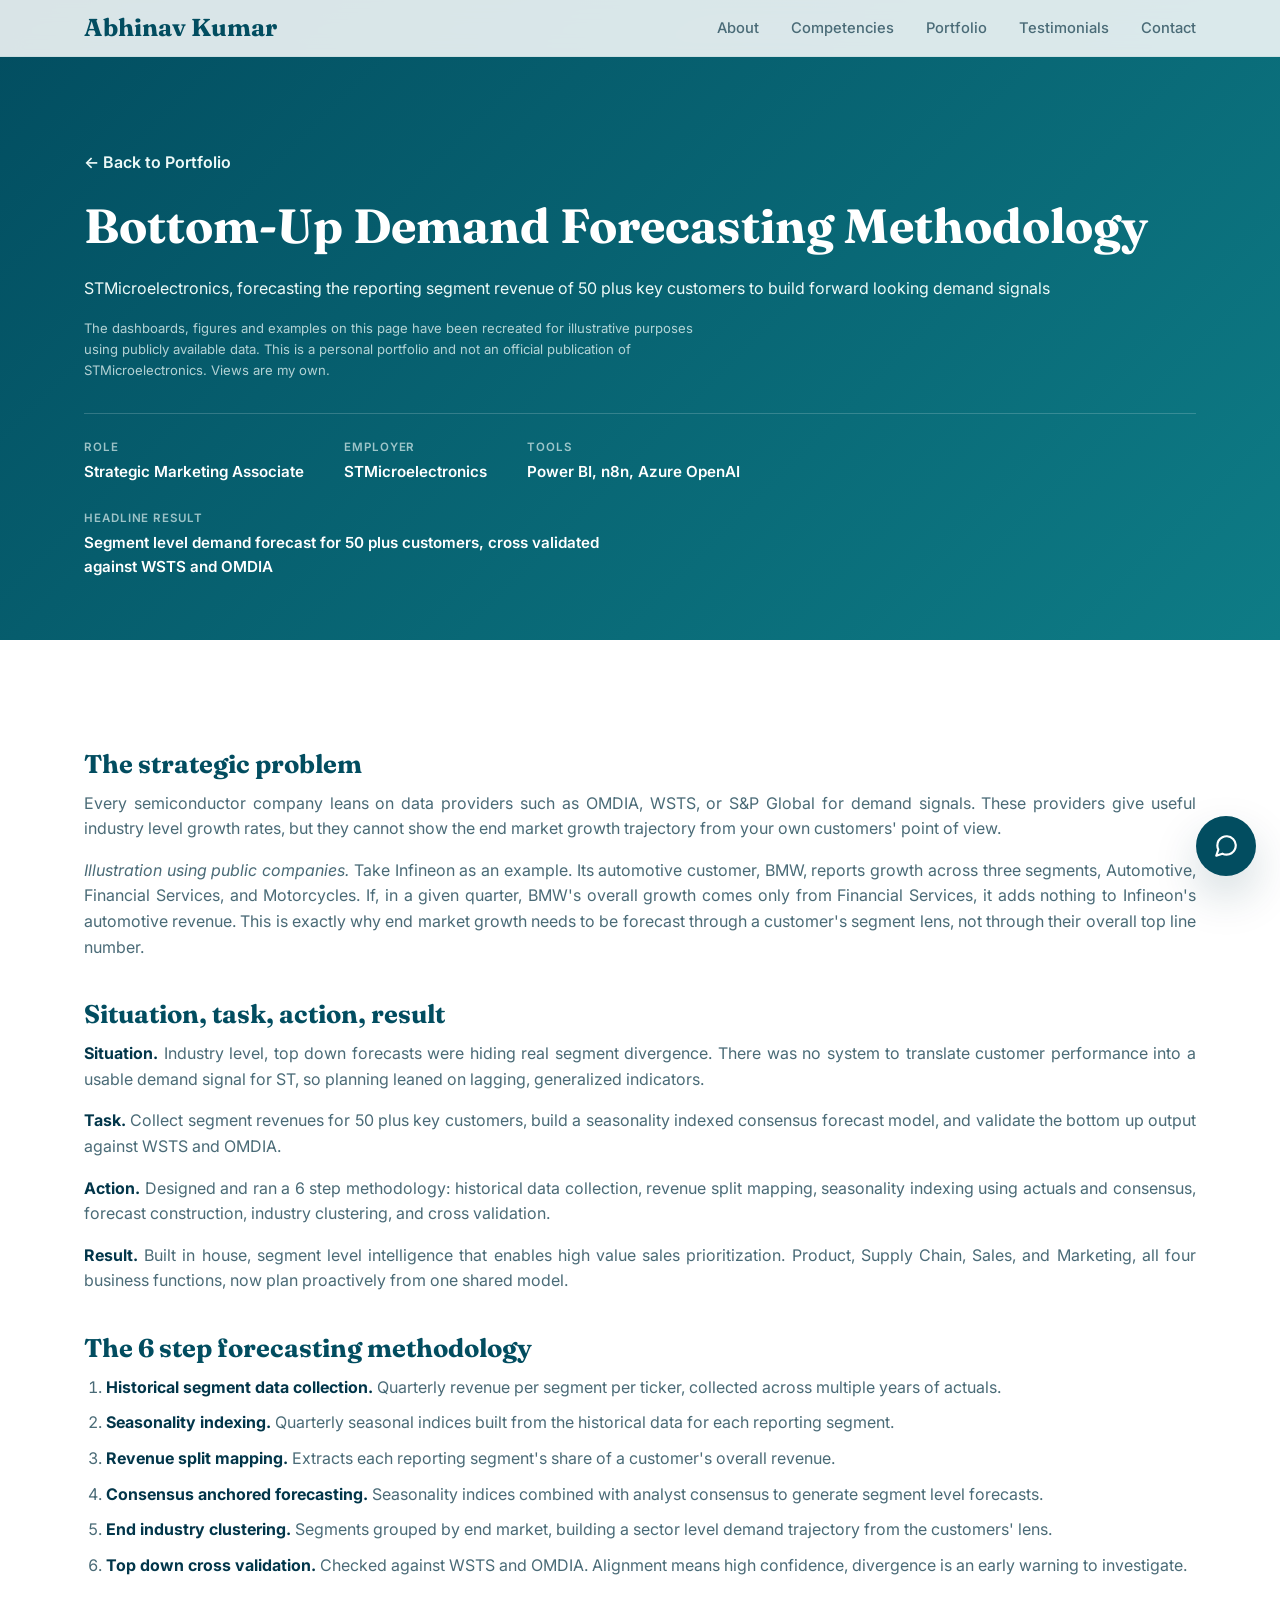
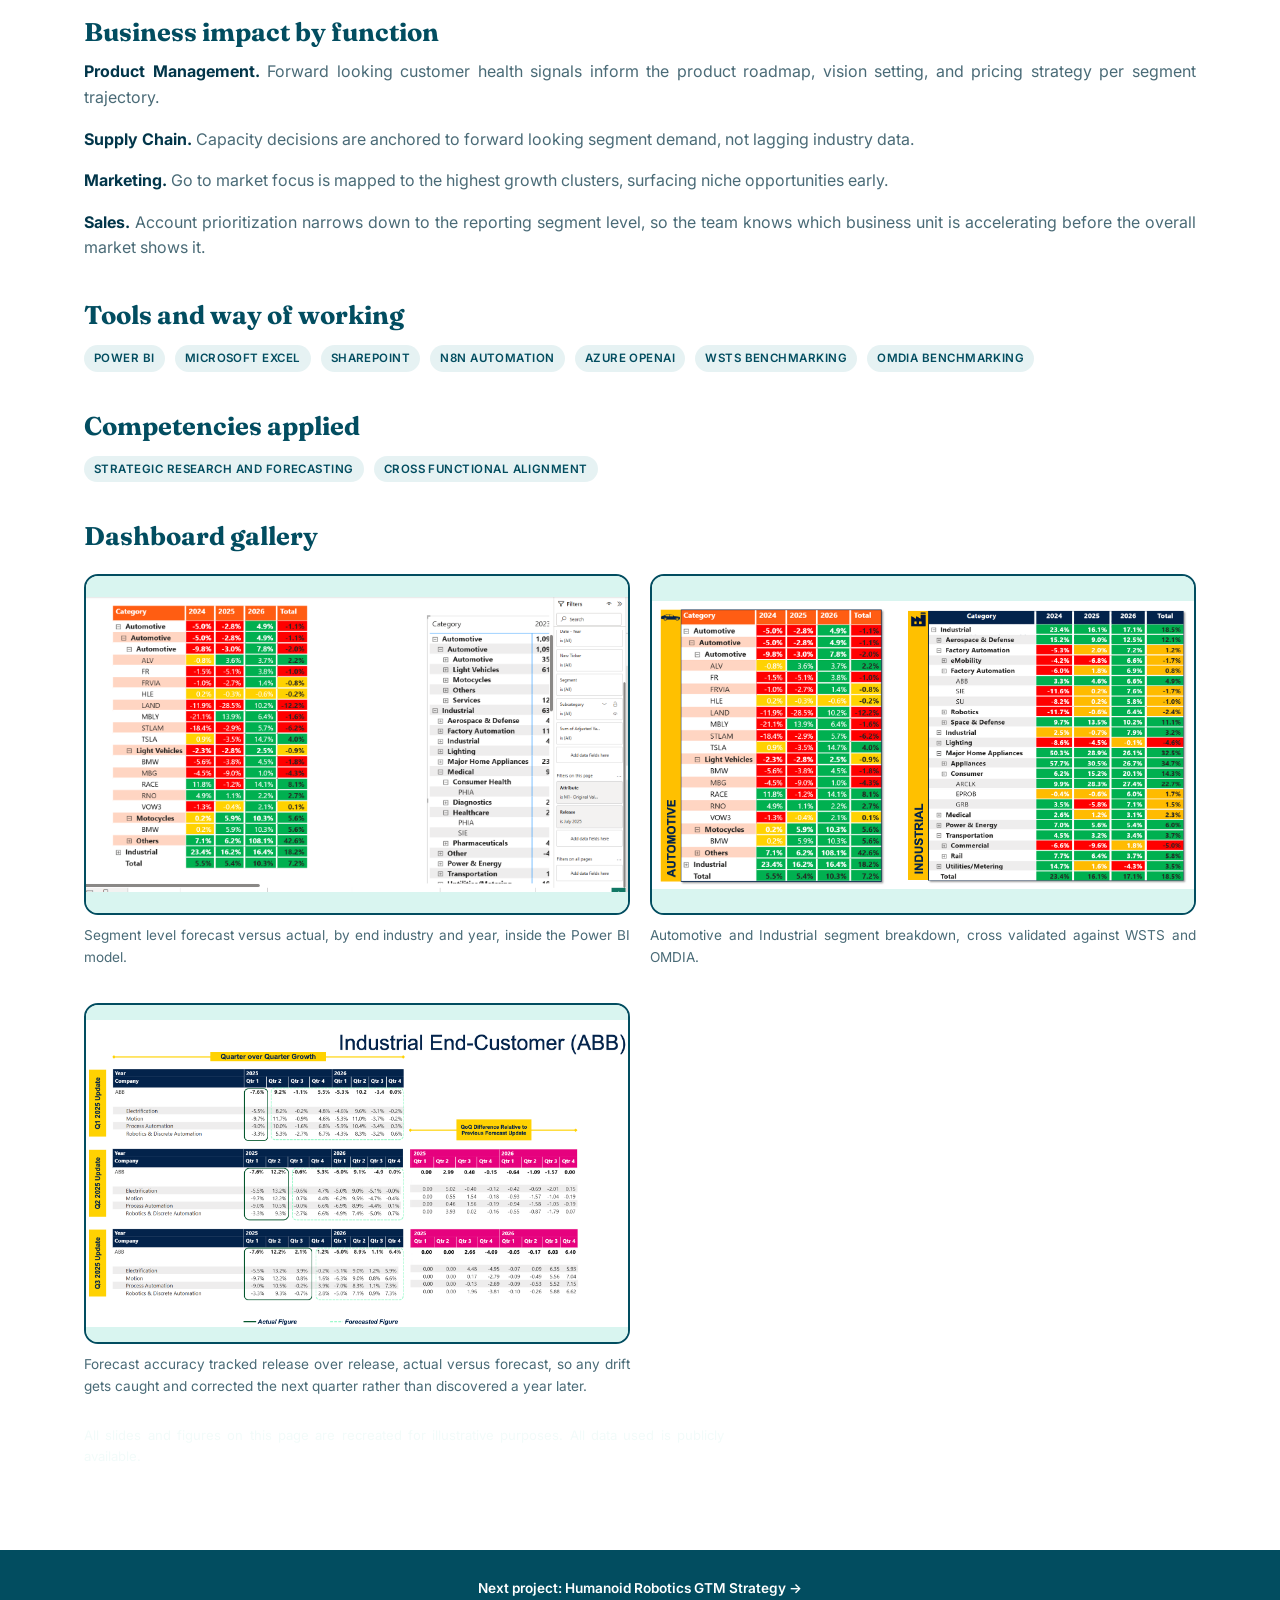
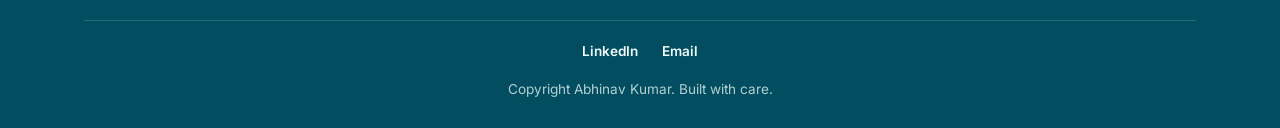
<file: projects/project-1.html>
<!DOCTYPE html>
<html lang="en">
<head>
<meta charset="UTF-8">
<!-- Google tag (gtag.js) -->
<script async src="https://www.googletagmanager.com/gtag/js?id=G-XK9YFJBX1S"></script>
<script>
  window.dataLayer = window.dataLayer || [];
  function gtag(){dataLayer.push(arguments);}
  gtag('js', new Date());

  gtag('config', 'G-XK9YFJBX1S');
</script>
<meta name="viewport" content="width=device-width, initial-scale=1.0">
<title>Bottom-Up Demand Forecasting Methodology | Abhinav Kumar</title>
<meta name="description" content="STMicroelectronics, forecasting the reporting segment revenue of 50 plus key customers to build forward looking demand signals, validated against WSTS and OMDIA.">
<meta property="og:title" content="Bottom-Up Demand Forecasting Methodology | Abhinav Kumar">
<meta property="og:description" content="STMicroelectronics, forecasting the reporting segment revenue of 50 plus key customers to build forward looking demand signals, validated against WSTS and OMDIA.">
<meta property="og:type" content="article">
<meta property="og:url" content="https://abhinavescp.github.io/portfolio/projects/project-1.html">
<!-- TODO: OG_IMAGE_PATH was not supplied ("none yet"), so the profile photo is used here. A proper 1200x630 social preview image is still needed. -->
<meta property="og:image" content="https://abhinavescp.github.io/portfolio/assets/images/hero/profile.jpeg">
<meta name="twitter:card" content="summary_large_image">
<link rel="preconnect" href="https://fonts.googleapis.com">
<link href="https://fonts.googleapis.com/css2?family=Fraunces:wght@500;600;700&family=Inter:wght@400;500;600;700&display=swap" rel="stylesheet">
<link rel="stylesheet" href="https://cdn.jsdelivr.net/npm/swiper@11/swiper-bundle.min.css">
<link rel="stylesheet" href="../assets/css/style.css">
</head>
<body>

<nav class="navbar">
  <div class="container">
    <a href="../index.html#hero" class="nav-logo">Abhinav Kumar</a>
    <ul class="nav-links">
      <li><a href="../index.html#about">About</a></li>
      <li><a href="../index.html#competencies">Competencies</a></li>
      <li><a href="../index.html#portfolio">Portfolio</a></li>
      <li><a href="../index.html#testimonials">Testimonials</a></li>
      <li><a href="../index.html#contact">Contact</a></li>
    </ul>
    <button class="nav-toggle" aria-label="Toggle menu">&#9776;</button>
  </div>
</nav>

<section class="project-hero">
  <div class="container">
    <a class="back-link" href="../index.html#portfolio">&#8592; Back to Portfolio</a>
    <h1>Bottom-Up Demand Forecasting Methodology</h1>
    <p>STMicroelectronics, forecasting the reporting segment revenue of 50 plus key customers to build forward looking demand signals</p>
    <p class="project-disclaimer">The dashboards, figures and examples on this page have been recreated for illustrative purposes using publicly available data. This is a personal portfolio and not an official publication of STMicroelectronics. Views are my own.</p>
    <!-- TODO: PROJECT_DATES was not supplied, so no dates are shown in the row below -->
    <div class="project-meta">
      <div class="project-meta-item">
        <span class="project-meta-label">Role</span>
        <span class="project-meta-value">Strategic Marketing Associate</span>
      </div>
      <div class="project-meta-item">
        <span class="project-meta-label">Employer</span>
        <span class="project-meta-value">STMicroelectronics</span>
      </div>
      <div class="project-meta-item">
        <span class="project-meta-label">Tools</span>
        <span class="project-meta-value">Power BI, n8n, Azure OpenAI</span>
      </div>
      <div class="project-meta-item project-meta-result">
        <span class="project-meta-label">Headline result</span>
        <!-- TODO: FORECAST_ACCURACY was not supplied, so no accuracy figure is added here -->
        <span class="project-meta-value">Segment level demand forecast for 50 plus customers, cross validated against WSTS and OMDIA</span>
      </div>
    </div>
  </div>
</section>

<section class="project-detail-body">
  <div class="container">

    <h2>The strategic problem</h2>
    <p>Every semiconductor company leans on data providers such as OMDIA, WSTS, or S&amp;P Global for demand signals. These providers give useful industry level growth rates, but they cannot show the end market growth trajectory from your own customers' point of view.</p>
    <p><em>Illustration using public companies.</em> Take Infineon as an example. Its automotive customer, BMW, reports growth across three segments, Automotive, Financial Services, and Motorcycles. If, in a given quarter, BMW's overall growth comes only from Financial Services, it adds nothing to Infineon's automotive revenue. This is exactly why end market growth needs to be forecast through a customer's segment lens, not through their overall top line number.</p>

    <h2>Situation, task, action, result</h2>
    <p><strong>Situation.</strong> Industry level, top down forecasts were hiding real segment divergence. There was no system to translate customer performance into a usable demand signal for ST, so planning leaned on lagging, generalized indicators.</p>
    <p><strong>Task.</strong> Collect segment revenues for 50 plus key customers, build a seasonality indexed consensus forecast model, and validate the bottom up output against WSTS and OMDIA.</p>
    <p><strong>Action.</strong> Designed and ran a 6 step methodology: historical data collection, revenue split mapping, seasonality indexing using actuals and consensus, forecast construction, industry clustering, and cross validation.</p>
    <p><strong>Result.</strong> Built in house, segment level intelligence that enables high value sales prioritization. Product, Supply Chain, Sales, and Marketing, all four business functions, now plan proactively from one shared model.</p>
    <!-- TODO: FORECAST_ACCURACY and ADOPTION_EVIDENCE were not supplied, so no accuracy figure or adoption evidence is added to this Result -->

    <h2>The 6 step forecasting methodology</h2>
    <ol>
      <li><strong>Historical segment data collection.</strong> Quarterly revenue per segment per ticker, collected across multiple years of actuals.</li>
      <li><strong>Seasonality indexing.</strong> Quarterly seasonal indices built from the historical data for each reporting segment.</li>
      <li><strong>Revenue split mapping.</strong> Extracts each reporting segment's share of a customer's overall revenue.</li>
      <li><strong>Consensus anchored forecasting.</strong> Seasonality indices combined with analyst consensus to generate segment level forecasts.</li>
      <li><strong>End industry clustering.</strong> Segments grouped by end market, building a sector level demand trajectory from the customers' lens.</li>
      <li><strong>Top down cross validation.</strong> Checked against WSTS and OMDIA. Alignment means high confidence, divergence is an early warning to investigate.</li>
    </ol>

    <h2>Business impact by function</h2>
    <p><strong>Product Management.</strong> Forward looking customer health signals inform the product roadmap, vision setting, and pricing strategy per segment trajectory.</p>
    <p><strong>Supply Chain.</strong> Capacity decisions are anchored to forward looking segment demand, not lagging industry data.</p>
    <p><strong>Marketing.</strong> Go to market focus is mapped to the highest growth clusters, surfacing niche opportunities early.</p>
    <p><strong>Sales.</strong> Account prioritization narrows down to the reporting segment level, so the team knows which business unit is accelerating before the overall market shows it.</p>

    <h2>Tools and way of working</h2>
    <div class="tool-list">
      <span class="tag">Power BI</span>
      <span class="tag">Microsoft Excel</span>
      <span class="tag">SharePoint</span>
      <span class="tag">n8n Automation</span>
      <span class="tag">Azure OpenAI</span>
      <span class="tag">WSTS Benchmarking</span>
      <span class="tag">OMDIA Benchmarking</span>
    </div>

    <h2>Competencies applied</h2>
    <div class="tool-list">
      <span class="tag">Strategic Research and Forecasting</span>
      <span class="tag">Cross Functional Alignment</span>
    </div>

    <h2>Dashboard gallery</h2>
    <div class="project-gallery">
      <div>
        <div class="gallery-item has-image">
          <img src="../assets/images/projects/project-1/powerbi-forecast-table.png" alt="Power BI forecast versus actual table, showing segment level growth by category and year">
        </div>
        <p class="gallery-caption">Segment level forecast versus actual, by end industry and year, inside the Power BI model.</p>
      </div>
      <div>
        <div class="gallery-item has-image">
          <img src="../assets/images/projects/project-1/bottom-up-customer-segment.png" alt="Bottom up customer segment breakdown by automotive and industrial category">
        </div>
        <p class="gallery-caption">Automotive and Industrial segment breakdown, cross validated against WSTS and OMDIA.</p>
      </div>
      <div>
        <div class="gallery-item has-image">
          <img src="../assets/images/projects/project-1/forecast-accuracy-tracking.png" alt="Quarter over quarter forecast accuracy tracking for an industrial end customer">
        </div>
        <p class="gallery-caption">Forecast accuracy tracked release over release, actual versus forecast, so any drift gets caught and corrected the next quarter rather than discovered a year later.</p>
      </div>
    </div>

    <p class="project-disclaimer">All slides and figures on this page are recreated for illustrative purposes. All data used is publicly available.</p>
  </div>
</section>

<footer class="site-footer">
  <div class="container">
    <div class="case-footer-nav">
      <a class="case-next-link" href="project-3.html">Next project: Humanoid Robotics GTM Strategy &#8594;</a>
    </div>
    <div class="case-footer-contact">
      <a href="https://www.linkedin.com/in/abhinav-kumar-escp/" target="_blank" rel="noopener">LinkedIn</a>
      <a href="mailto:abhinavescp@gmail.com">Email</a>
    </div>
    <p class="case-footer-copy">Copyright Abhinav Kumar. Built with care.</p>
  </div>
</footer>

<script src="https://cdn.jsdelivr.net/npm/swiper@11/swiper-bundle.min.js"></script>
<script src="../assets/js/main.js"></script>
</body>
</html>
</file>
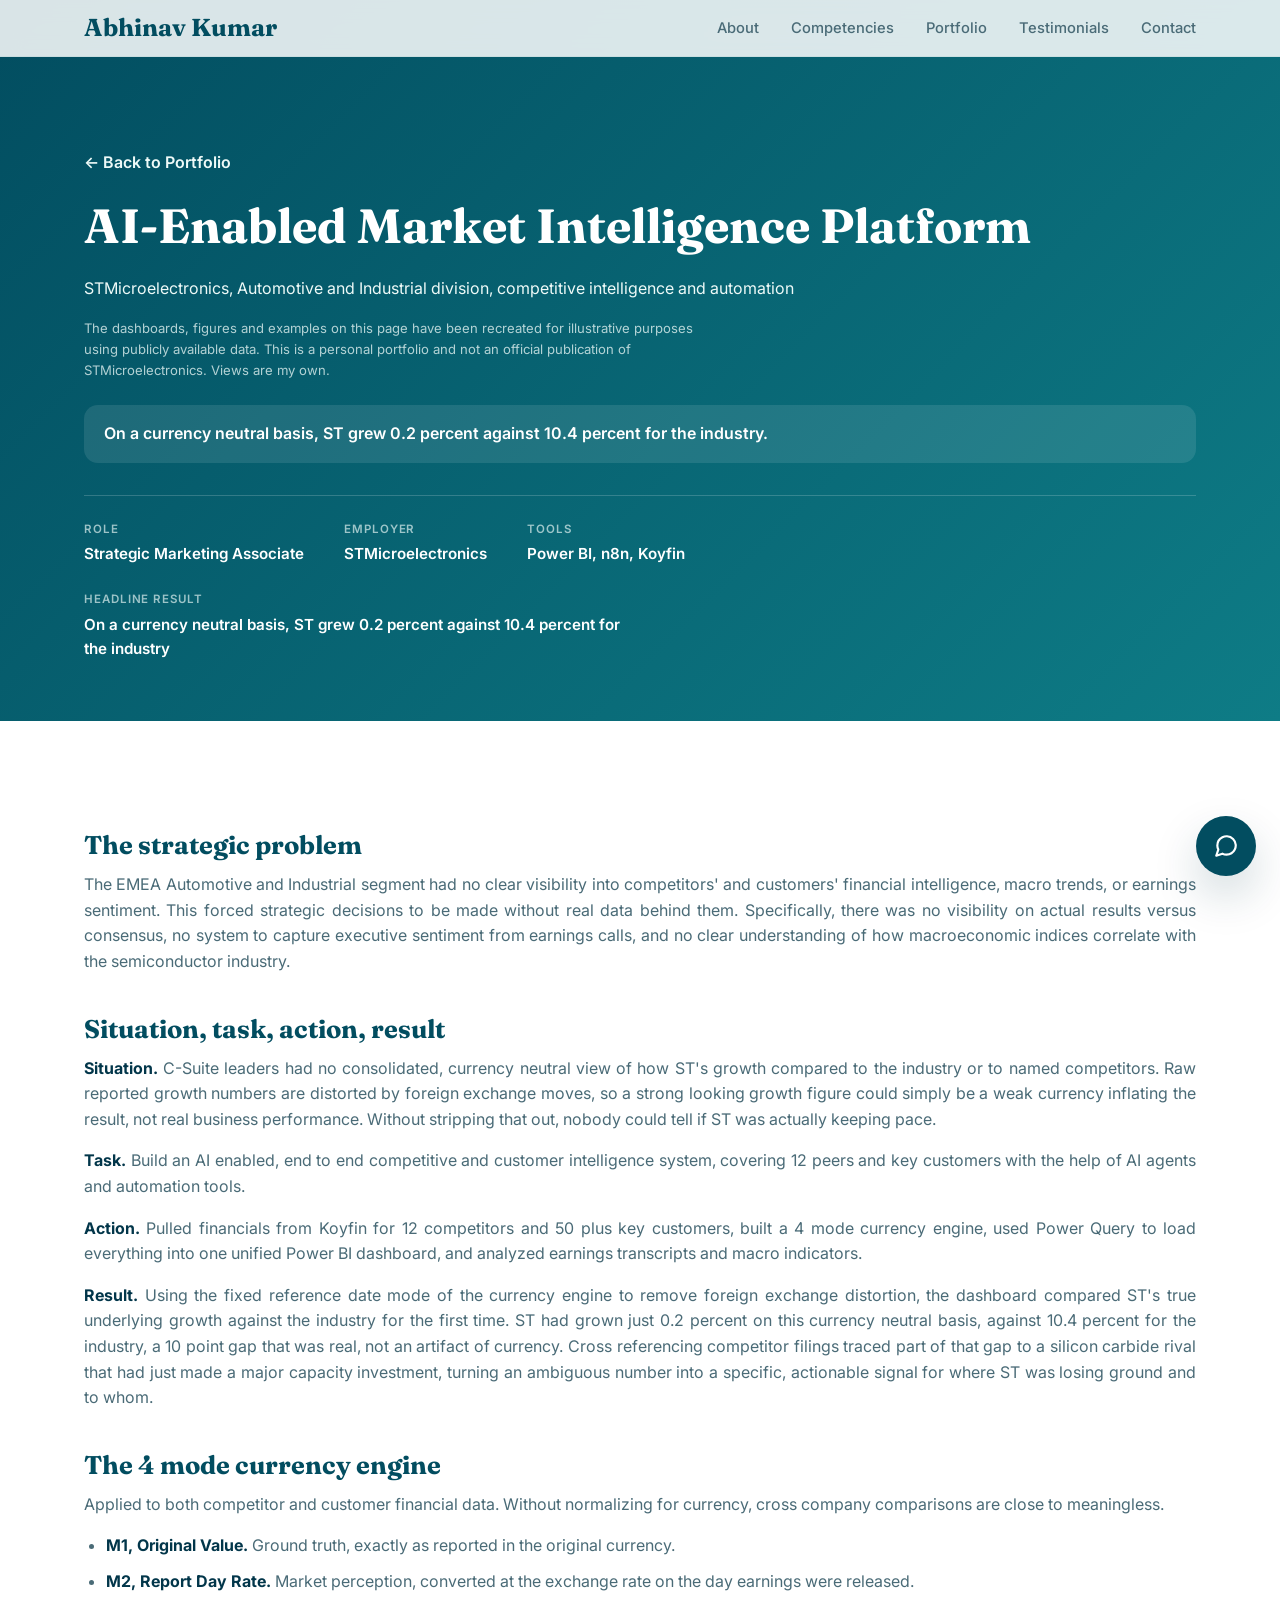
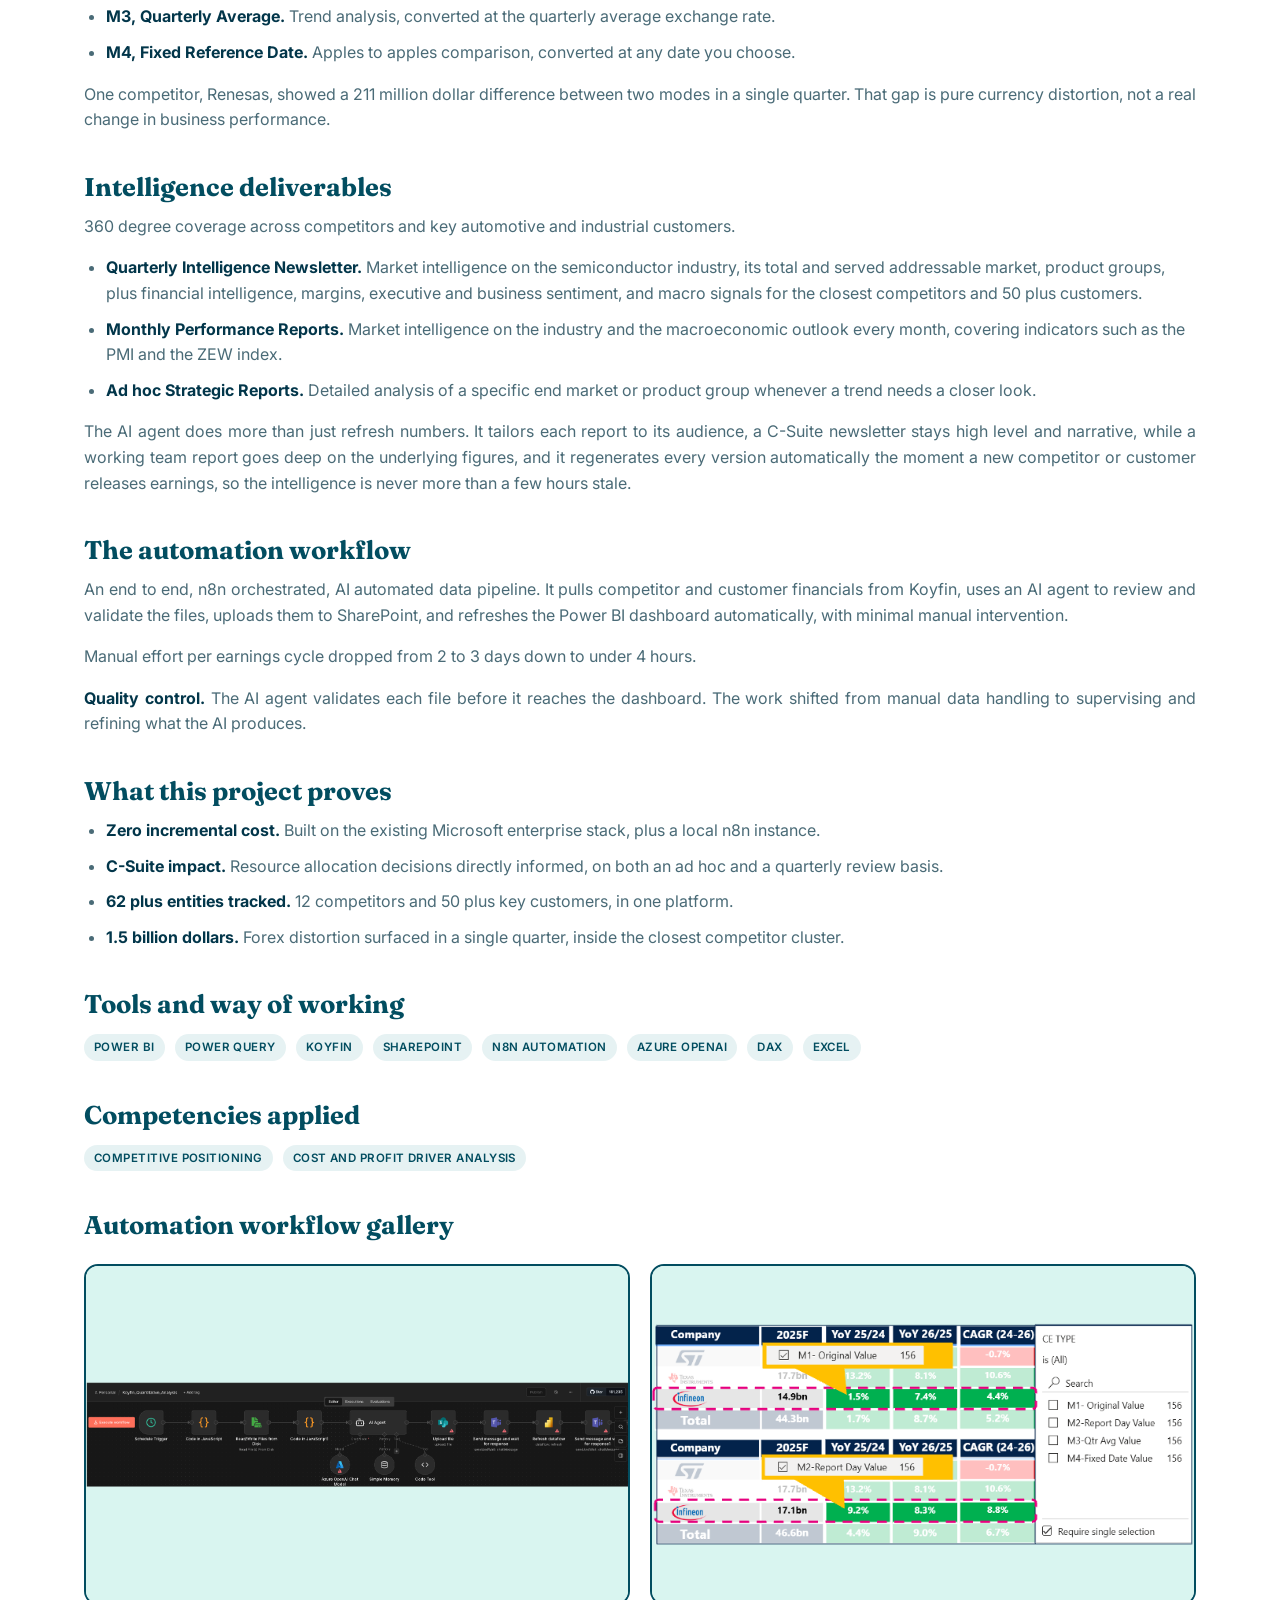
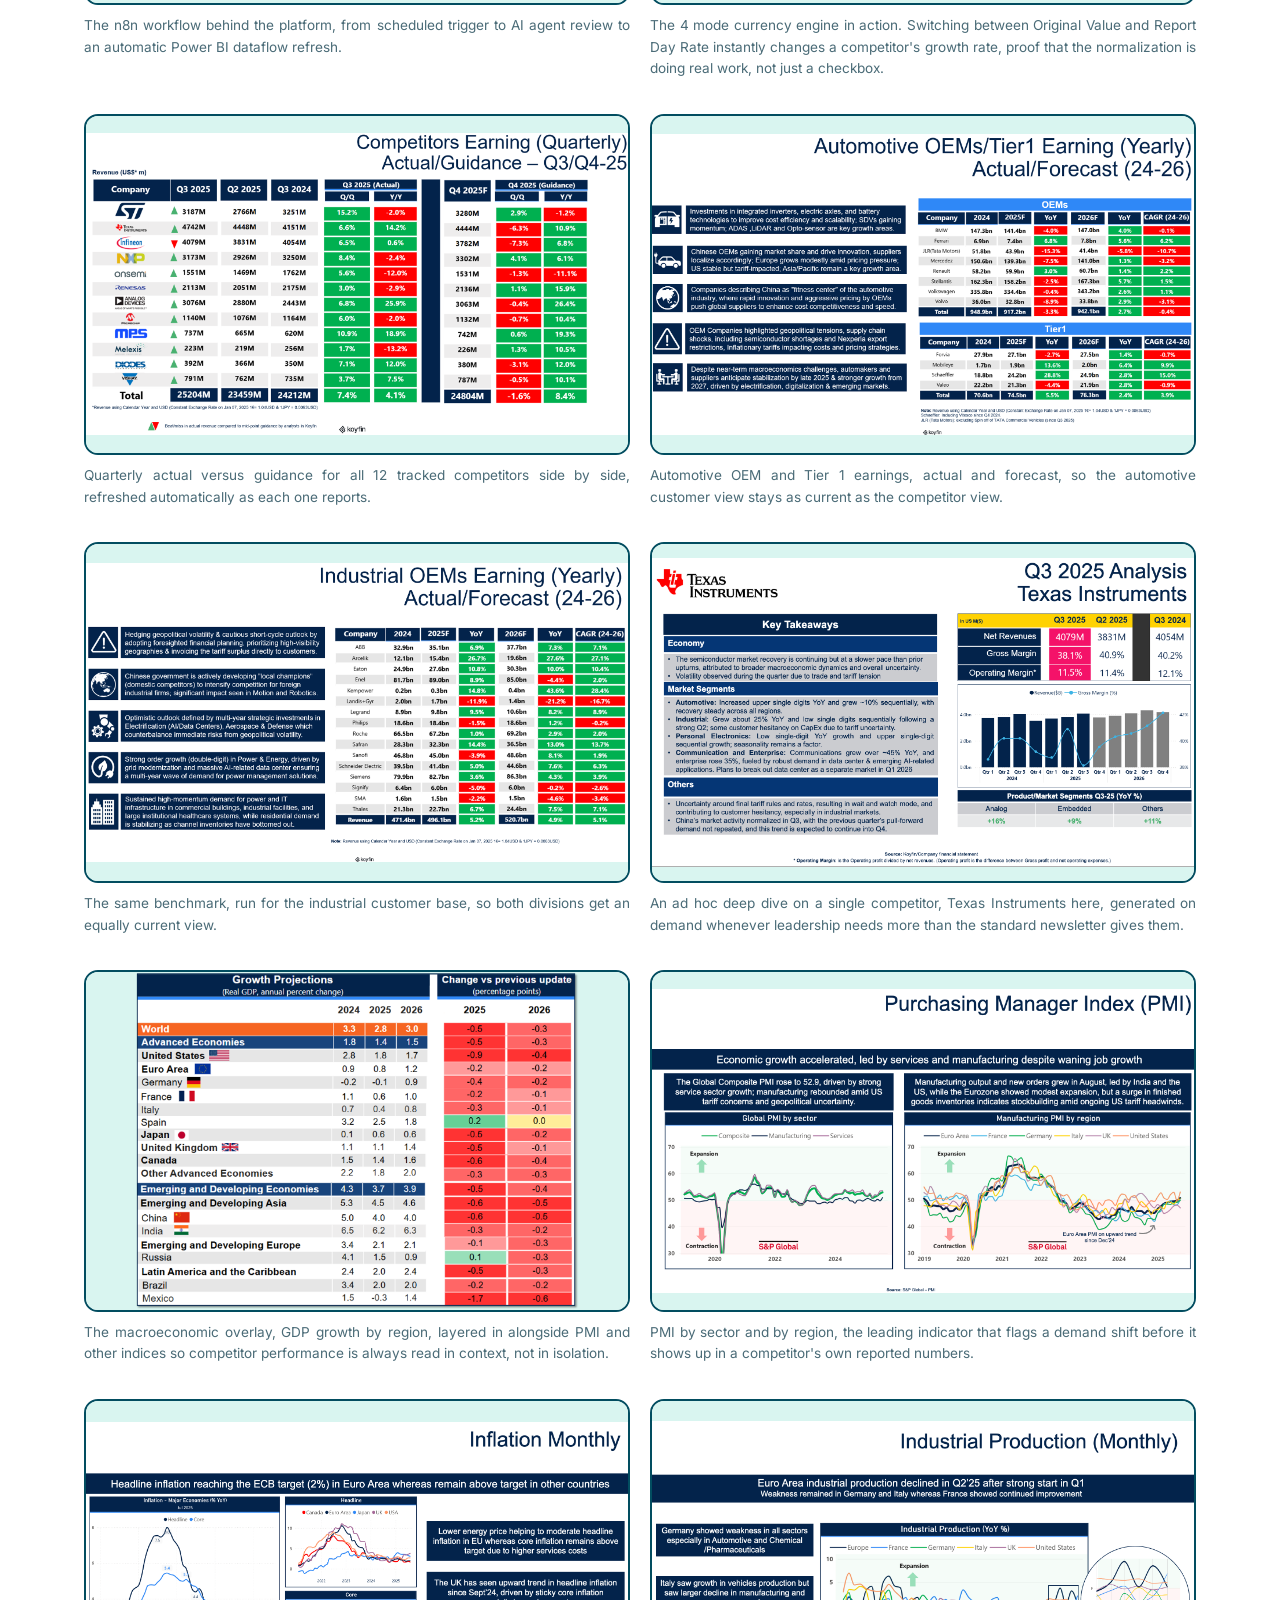
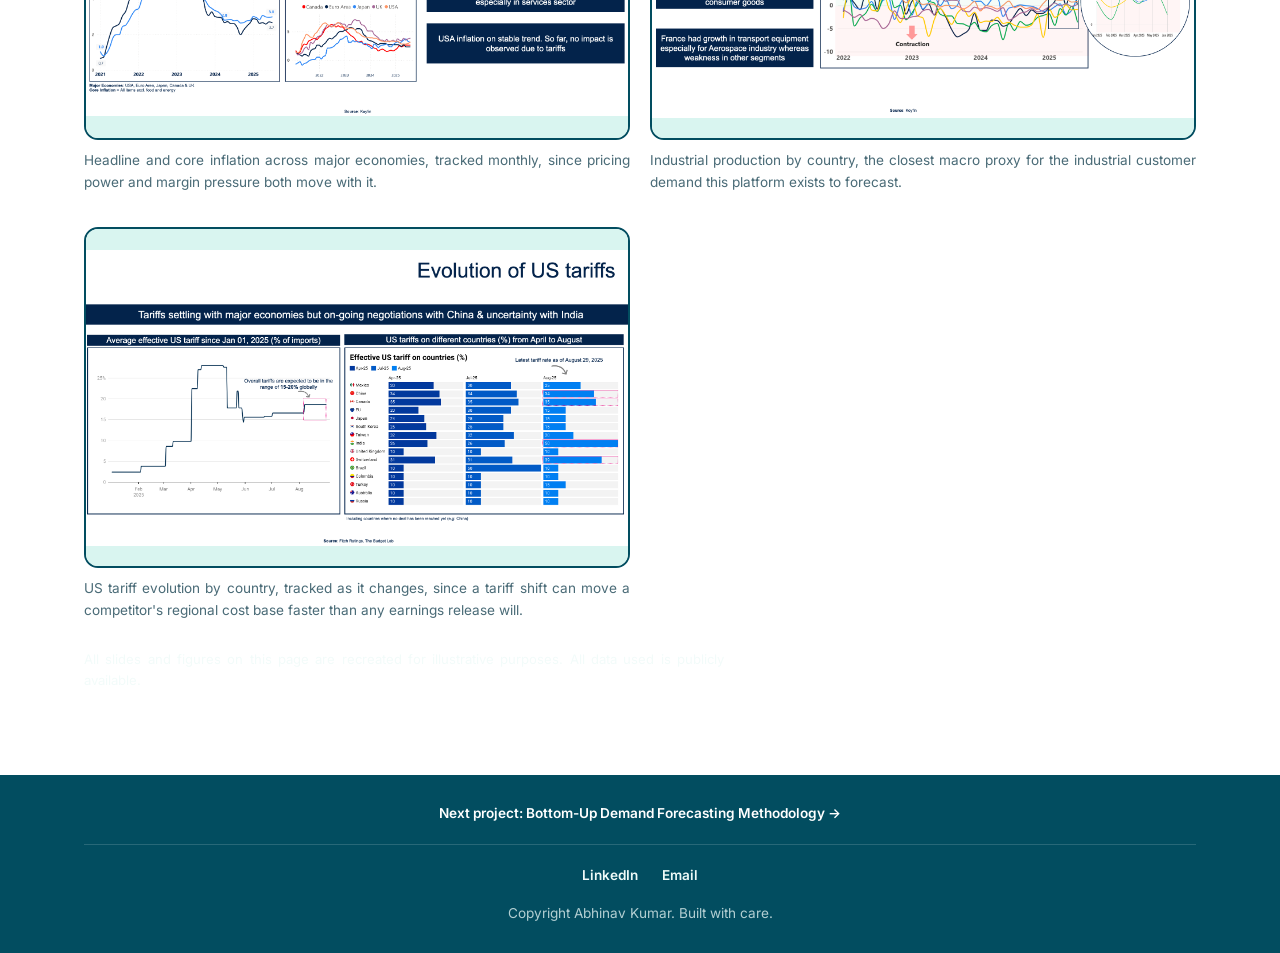
<file: projects/project-2.html>
<!DOCTYPE html>
<html lang="en">
<head>
<meta charset="UTF-8">
<!-- Google tag (gtag.js) -->
<script async src="https://www.googletagmanager.com/gtag/js?id=G-XK9YFJBX1S"></script>
<script>
  window.dataLayer = window.dataLayer || [];
  function gtag(){dataLayer.push(arguments);}
  gtag('js', new Date());

  gtag('config', 'G-XK9YFJBX1S');
</script>
<meta name="viewport" content="width=device-width, initial-scale=1.0">
<title>AI-Enabled Market Intelligence Platform | Abhinav Kumar</title>
<meta name="description" content="STMicroelectronics, Automotive and Industrial division, competitive intelligence and automation, built to give leadership visibility into competitor and customer financial intelligence.">
<meta property="og:title" content="AI-Enabled Market Intelligence Platform | Abhinav Kumar">
<meta property="og:description" content="STMicroelectronics, Automotive and Industrial division, competitive intelligence and automation, built to give leadership visibility into competitor and customer financial intelligence.">
<meta property="og:type" content="article">
<meta property="og:url" content="https://abhinavescp.github.io/portfolio/projects/project-2.html">
<!-- TODO: OG_IMAGE_PATH was not supplied ("none yet"), so the profile photo is used here. A proper 1200x630 social preview image is still needed. -->
<meta property="og:image" content="https://abhinavescp.github.io/portfolio/assets/images/hero/profile.jpeg">
<meta name="twitter:card" content="summary_large_image">
<link rel="preconnect" href="https://fonts.googleapis.com">
<link href="https://fonts.googleapis.com/css2?family=Fraunces:wght@500;600;700&family=Inter:wght@400;500;600;700&display=swap" rel="stylesheet">
<link rel="stylesheet" href="https://cdn.jsdelivr.net/npm/swiper@11/swiper-bundle.min.css">
<link rel="stylesheet" href="../assets/css/style.css">
</head>
<body>

<nav class="navbar">
  <div class="container">
    <a href="../index.html#hero" class="nav-logo">Abhinav Kumar</a>
    <ul class="nav-links">
      <li><a href="../index.html#about">About</a></li>
      <li><a href="../index.html#competencies">Competencies</a></li>
      <li><a href="../index.html#portfolio">Portfolio</a></li>
      <li><a href="../index.html#testimonials">Testimonials</a></li>
      <li><a href="../index.html#contact">Contact</a></li>
    </ul>
    <button class="nav-toggle" aria-label="Toggle menu">&#9776;</button>
  </div>
</nav>

<section class="project-hero">
  <div class="container">
    <a class="back-link" href="../index.html#portfolio">&#8592; Back to Portfolio</a>
    <h1>AI-Enabled Market Intelligence Platform</h1>
    <p>STMicroelectronics, Automotive and Industrial division, competitive intelligence and automation</p>
    <p class="project-disclaimer">The dashboards, figures and examples on this page have been recreated for illustrative purposes using publicly available data. This is a personal portfolio and not an official publication of STMicroelectronics. Views are my own.</p>
    <p class="project-meta-callout">On a currency neutral basis, ST grew 0.2 percent against 10.4 percent for the industry.</p>
    <!-- TODO: PROJECT_DATES was not supplied, so no dates are shown in the row below -->
    <div class="project-meta">
      <div class="project-meta-item">
        <span class="project-meta-label">Role</span>
        <span class="project-meta-value">Strategic Marketing Associate</span>
      </div>
      <div class="project-meta-item">
        <span class="project-meta-label">Employer</span>
        <span class="project-meta-value">STMicroelectronics</span>
      </div>
      <div class="project-meta-item">
        <span class="project-meta-label">Tools</span>
        <span class="project-meta-value">Power BI, n8n, Koyfin</span>
      </div>
      <div class="project-meta-item project-meta-result">
        <span class="project-meta-label">Headline result</span>
        <span class="project-meta-value">On a currency neutral basis, ST grew 0.2 percent against 10.4 percent for the industry</span>
      </div>
    </div>
  </div>
</section>

<section class="project-detail-body">
  <div class="container">

    <h2>The strategic problem</h2>
    <p>The EMEA Automotive and Industrial segment had no clear visibility into competitors' and customers' financial intelligence, macro trends, or earnings sentiment. This forced strategic decisions to be made without real data behind them. Specifically, there was no visibility on actual results versus consensus, no system to capture executive sentiment from earnings calls, and no clear understanding of how macroeconomic indices correlate with the semiconductor industry.</p>

    <h2>Situation, task, action, result</h2>
    <p><strong>Situation.</strong> C-Suite leaders had no consolidated, currency neutral view of how ST's growth compared to the industry or to named competitors. Raw reported growth numbers are distorted by foreign exchange moves, so a strong looking growth figure could simply be a weak currency inflating the result, not real business performance. Without stripping that out, nobody could tell if ST was actually keeping pace.</p>
    <p><strong>Task.</strong> Build an AI enabled, end to end competitive and customer intelligence system, covering 12 peers and key customers with the help of AI agents and automation tools.</p>
    <p><strong>Action.</strong> Pulled financials from Koyfin for 12 competitors and 50 plus key customers, built a 4 mode currency engine, used Power Query to load everything into one unified Power BI dashboard, and analyzed earnings transcripts and macro indicators.</p>
    <p><strong>Result.</strong> Using the fixed reference date mode of the currency engine to remove foreign exchange distortion, the dashboard compared ST's true underlying growth against the industry for the first time. ST had grown just 0.2 percent on this currency neutral basis, against 10.4 percent for the industry, a 10 point gap that was real, not an artifact of currency. Cross referencing competitor filings traced part of that gap to a silicon carbide rival that had just made a major capacity investment, turning an ambiguous number into a specific, actionable signal for where ST was losing ground and to whom.</p>

    <h2>The 4 mode currency engine</h2>
    <p>Applied to both competitor and customer financial data. Without normalizing for currency, cross company comparisons are close to meaningless.</p>
    <ul>
      <li><strong>M1, Original Value.</strong> Ground truth, exactly as reported in the original currency.</li>
      <li><strong>M2, Report Day Rate.</strong> Market perception, converted at the exchange rate on the day earnings were released.</li>
      <li><strong>M3, Quarterly Average.</strong> Trend analysis, converted at the quarterly average exchange rate.</li>
      <li><strong>M4, Fixed Reference Date.</strong> Apples to apples comparison, converted at any date you choose.</li>
    </ul>
    <p>One competitor, Renesas, showed a 211 million dollar difference between two modes in a single quarter. That gap is pure currency distortion, not a real change in business performance.</p>

    <h2>Intelligence deliverables</h2>
    <p>360 degree coverage across competitors and key automotive and industrial customers.</p>
    <ul>
      <li><strong>Quarterly Intelligence Newsletter.</strong> Market intelligence on the semiconductor industry, its total and served addressable market, product groups, plus financial intelligence, margins, executive and business sentiment, and macro signals for the closest competitors and 50 plus customers.</li>
      <li><strong>Monthly Performance Reports.</strong> Market intelligence on the industry and the macroeconomic outlook every month, covering indicators such as the PMI and the ZEW index.</li>
      <li><strong>Ad hoc Strategic Reports.</strong> Detailed analysis of a specific end market or product group whenever a trend needs a closer look.</li>
    </ul>
    <p>The AI agent does more than just refresh numbers. It tailors each report to its audience, a C-Suite newsletter stays high level and narrative, while a working team report goes deep on the underlying figures, and it regenerates every version automatically the moment a new competitor or customer releases earnings, so the intelligence is never more than a few hours stale.</p>

    <h2>The automation workflow</h2>
    <p>An end to end, n8n orchestrated, AI automated data pipeline. It pulls competitor and customer financials from Koyfin, uses an AI agent to review and validate the files, uploads them to SharePoint, and refreshes the Power BI dashboard automatically, with minimal manual intervention.</p>
    <!-- TODO: MANUAL_EFFORT_CUT was not supplied, so the effort line below keeps its original wording -->
    <p>Manual effort per earnings cycle dropped from 2 to 3 days down to under 4 hours.</p>
    <p><strong>Quality control.</strong> The AI agent validates each file before it reaches the dashboard. The work shifted from manual data handling to supervising and refining what the AI produces.</p>

    <h2>What this project proves</h2>
    <ul>
      <li><strong>Zero incremental cost.</strong> Built on the existing Microsoft enterprise stack, plus a local n8n instance.</li>
      <li><strong>C-Suite impact.</strong> Resource allocation decisions directly informed, on both an ad hoc and a quarterly review basis.</li>
      <li><strong>62 plus entities tracked.</strong> 12 competitors and 50 plus key customers, in one platform.</li>
      <li><strong>1.5 billion dollars.</strong> Forex distortion surfaced in a single quarter, inside the closest competitor cluster.</li>
    </ul>
    <!-- TODO: FOREX_CALC_SENTENCE (one sentence on how the 1.5 billion is calculated) was not supplied, so no calculation sentence is added here -->

    <h2>Tools and way of working</h2>
    <div class="tool-list">
      <span class="tag">Power BI</span>
      <span class="tag">Power Query</span>
      <span class="tag">Koyfin</span>
      <span class="tag">SharePoint</span>
      <span class="tag">n8n Automation</span>
      <span class="tag">Azure OpenAI</span>
      <span class="tag">DAX</span>
      <span class="tag">Excel</span>
    </div>

    <h2>Competencies applied</h2>
    <div class="tool-list">
      <span class="tag">Competitive Positioning</span>
      <span class="tag">Cost and Profit Driver Analysis</span>
    </div>

    <h2>Automation workflow gallery</h2>
    <div class="project-gallery">
      <div>
        <div class="gallery-item has-image">
          <img loading="lazy" src="../assets/images/projects/project-2/n8n-workflow-koyfin.png" alt="n8n automation workflow pulling Koyfin data, running an AI agent, and refreshing the Power BI dataflow">
        </div>
        <p class="gallery-caption">The n8n workflow behind the platform, from scheduled trigger to AI agent review to an automatic Power BI dataflow refresh.</p>
      </div>
      <div>
        <div class="gallery-item has-image">
          <img loading="lazy" src="../assets/images/projects/project-2/currency-fx-modes.png" alt="Currency mode toggle showing M1 original value and M2 report day value for Infineon">
        </div>
        <p class="gallery-caption">The 4 mode currency engine in action. Switching between Original Value and Report Day Rate instantly changes a competitor's growth rate, proof that the normalization is doing real work, not just a checkbox.</p>
      </div>
      <div>
        <div class="gallery-item has-image">
          <img loading="lazy" src="../assets/images/projects/project-2/competitors-earning-quarterly.png" alt="Competitors quarterly earnings actual versus guidance table for 12 semiconductor peers">
        </div>
        <p class="gallery-caption">Quarterly actual versus guidance for all 12 tracked competitors side by side, refreshed automatically as each one reports.</p>
      </div>
      <div>
        <div class="gallery-item has-image">
          <img loading="lazy" src="../assets/images/projects/project-2/automotive-oem-earnings.png" alt="Automotive OEM and Tier 1 supplier earnings actual and forecast table for 2024 to 2026">
        </div>
        <p class="gallery-caption">Automotive OEM and Tier 1 earnings, actual and forecast, so the automotive customer view stays as current as the competitor view.</p>
      </div>
      <div>
        <div class="gallery-item has-image">
          <img loading="lazy" src="../assets/images/projects/project-2/industrial-oem-earnings.png" alt="Industrial OEM earnings actual and forecast table for 2024 to 2026">
        </div>
        <p class="gallery-caption">The same benchmark, run for the industrial customer base, so both divisions get an equally current view.</p>
      </div>
      <div>
        <div class="gallery-item has-image">
          <img loading="lazy" src="../assets/images/projects/project-2/competitor-deep-dive-ti.png" alt="Single competitor deep dive analysis for Texas Instruments Q3 2025">
        </div>
        <p class="gallery-caption">An ad hoc deep dive on a single competitor, Texas Instruments here, generated on demand whenever leadership needs more than the standard newsletter gives them.</p>
      </div>
      <div>
        <div class="gallery-item has-image">
          <img loading="lazy" src="../assets/images/projects/project-2/macro-gdp-outlook.png" alt="IMF real GDP growth projections by country and region for 2024 to 2026">
        </div>
        <p class="gallery-caption">The macroeconomic overlay, GDP growth by region, layered in alongside PMI and other indices so competitor performance is always read in context, not in isolation.</p>
      </div>
      <div>
        <div class="gallery-item has-image">
          <img loading="lazy" src="../assets/images/projects/project-2/macro-pmi.png" alt="Purchasing Manager Index by sector and by region, showing expansion and contraction zones">
        </div>
        <p class="gallery-caption">PMI by sector and by region, the leading indicator that flags a demand shift before it shows up in a competitor's own reported numbers.</p>
      </div>
      <div>
        <div class="gallery-item has-image">
          <img loading="lazy" src="../assets/images/projects/project-2/macro-inflation.png" alt="Headline and core inflation year over year across major economies">
        </div>
        <p class="gallery-caption">Headline and core inflation across major economies, tracked monthly, since pricing power and margin pressure both move with it.</p>
      </div>
      <div>
        <div class="gallery-item has-image">
          <img loading="lazy" src="../assets/images/projects/project-2/macro-industrial-production.png" alt="Industrial production year over year by country">
        </div>
        <p class="gallery-caption">Industrial production by country, the closest macro proxy for the industrial customer demand this platform exists to forecast.</p>
      </div>
      <div>
        <div class="gallery-item has-image">
          <img loading="lazy" src="../assets/images/projects/project-2/macro-us-tariffs.png" alt="Evolution of US tariffs by country from April to August 2025">
        </div>
        <p class="gallery-caption">US tariff evolution by country, tracked as it changes, since a tariff shift can move a competitor's regional cost base faster than any earnings release will.</p>
      </div>
    </div>

    <p class="project-disclaimer">All slides and figures on this page are recreated for illustrative purposes. All data used is publicly available.</p>
  </div>
</section>

<footer class="site-footer">
  <div class="container">
    <div class="case-footer-nav">
      <a class="case-next-link" href="project-1.html">Next project: Bottom-Up Demand Forecasting Methodology &#8594;</a>
    </div>
    <div class="case-footer-contact">
      <a href="https://www.linkedin.com/in/abhinav-kumar-escp/" target="_blank" rel="noopener">LinkedIn</a>
      <a href="mailto:abhinavescp@gmail.com">Email</a>
    </div>
    <p class="case-footer-copy">Copyright Abhinav Kumar. Built with care.</p>
  </div>
</footer>

<script src="https://cdn.jsdelivr.net/npm/swiper@11/swiper-bundle.min.js"></script>
<script src="../assets/js/main.js"></script>
</body>
</html>
</file>
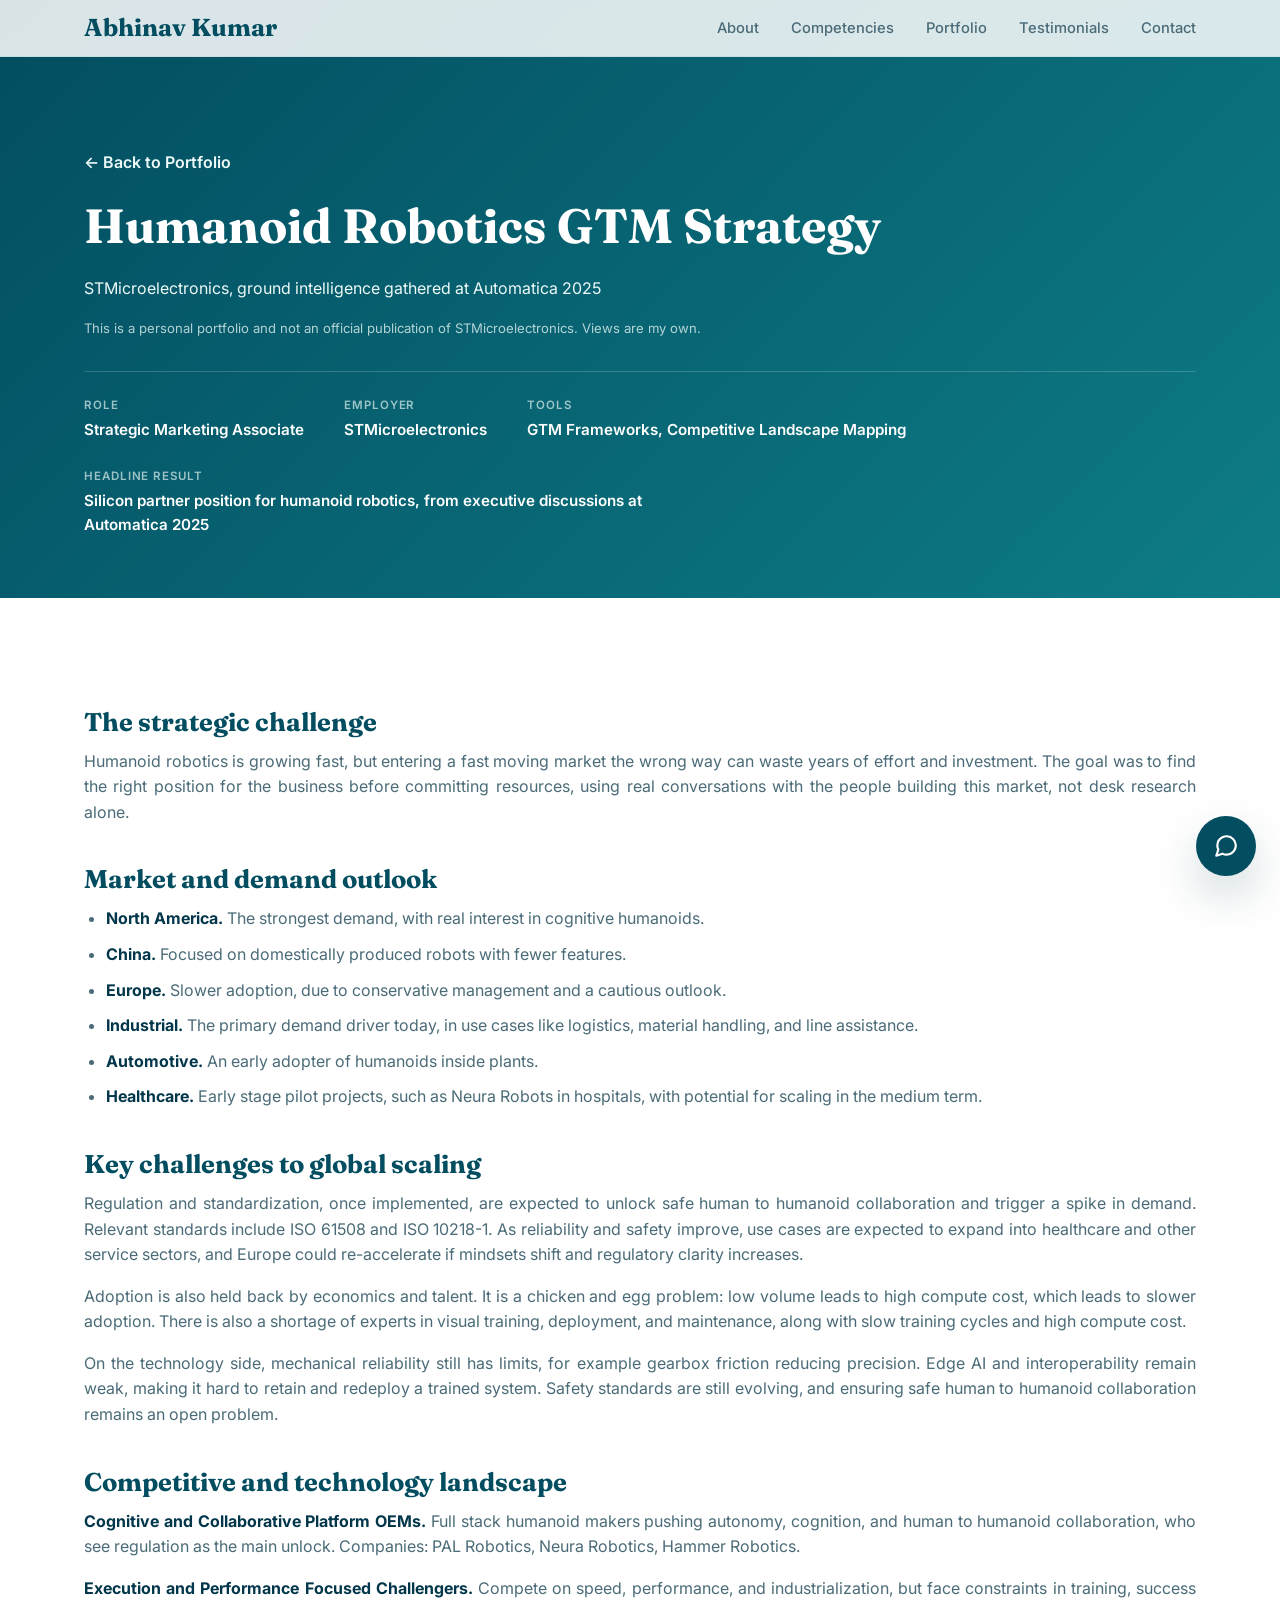
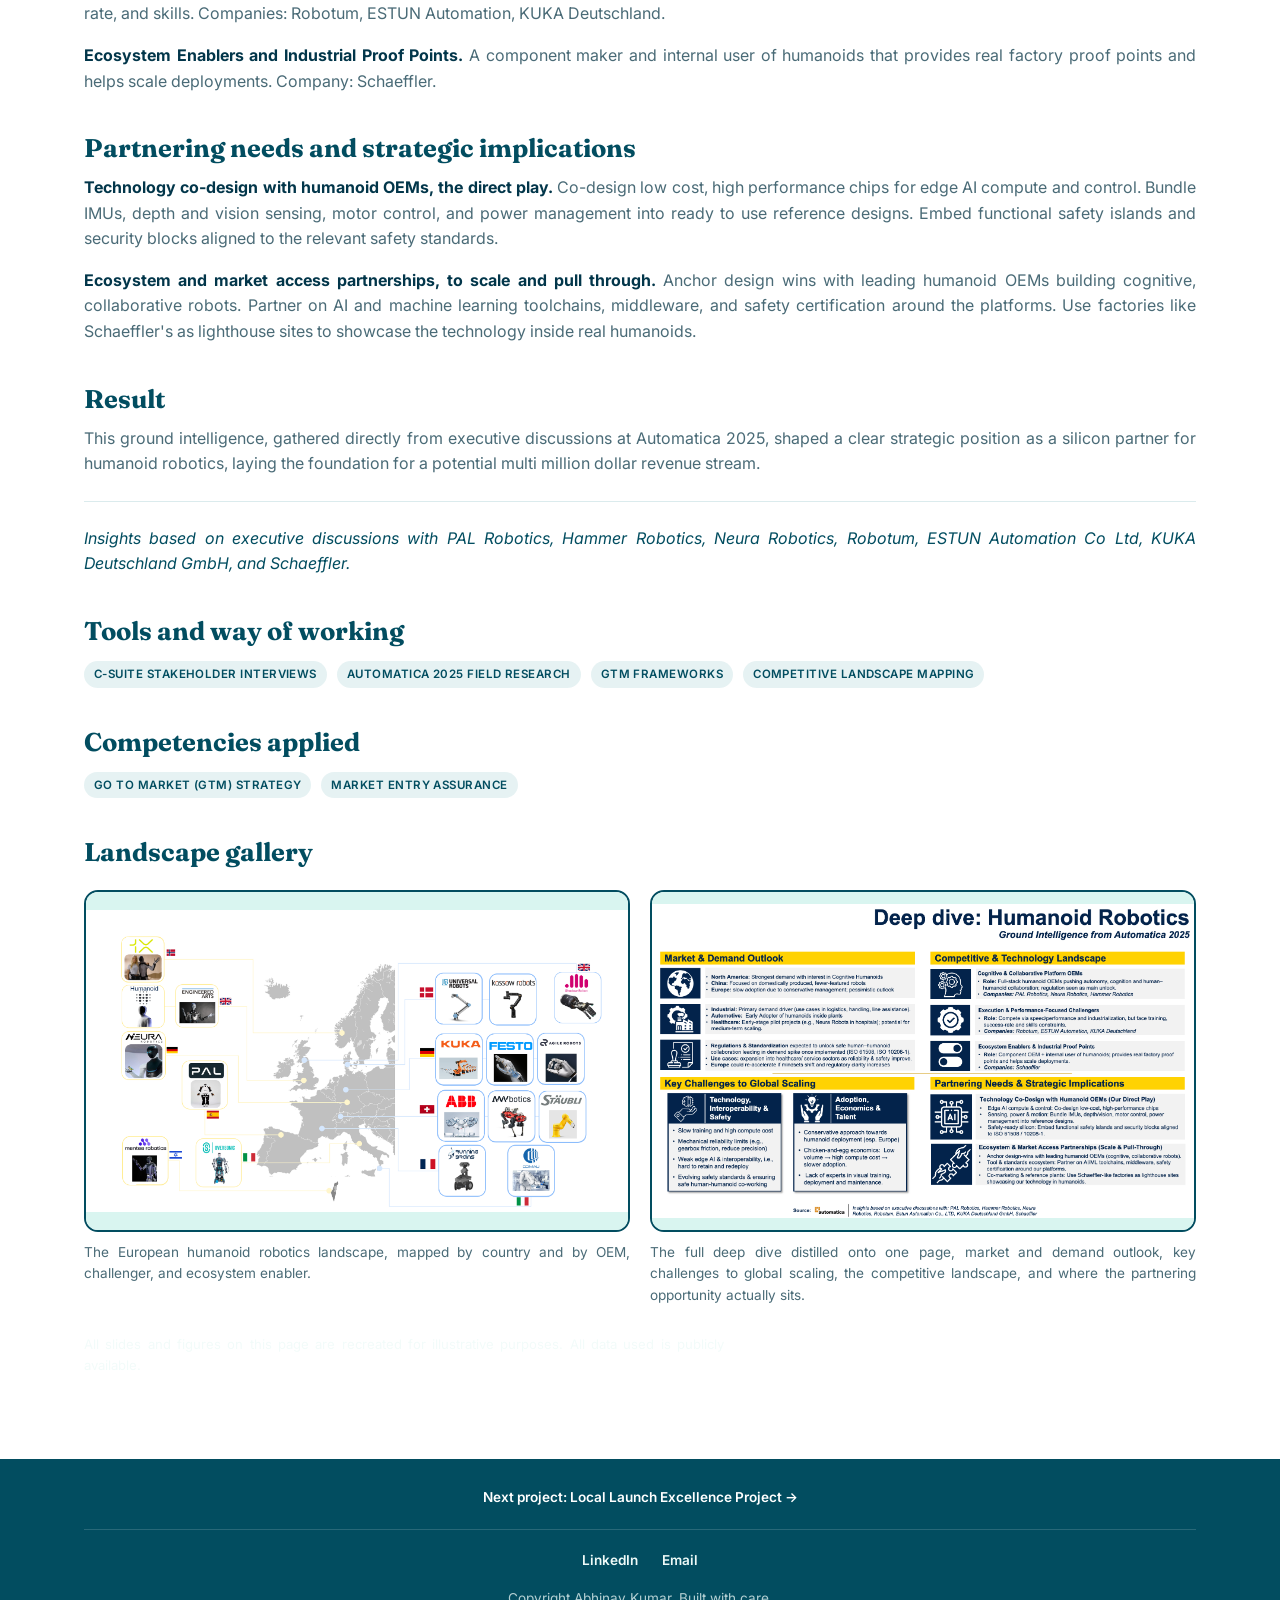
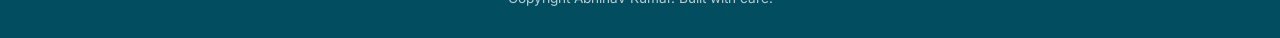
<file: projects/project-3.html>
<!DOCTYPE html>
<html lang="en">
<head>
<meta charset="UTF-8">
<!-- Google tag (gtag.js) -->
<script async src="https://www.googletagmanager.com/gtag/js?id=G-XK9YFJBX1S"></script>
<script>
  window.dataLayer = window.dataLayer || [];
  function gtag(){dataLayer.push(arguments);}
  gtag('js', new Date());

  gtag('config', 'G-XK9YFJBX1S');
</script>
<meta name="viewport" content="width=device-width, initial-scale=1.0">
<title>Humanoid Robotics GTM Strategy | Abhinav Kumar</title>
<meta name="description" content="STMicroelectronics, ground intelligence gathered at Automatica 2025. A go to market strategy for humanoid robotics, built from real conversations instead of desk research alone.">
<meta property="og:title" content="Humanoid Robotics GTM Strategy | Abhinav Kumar">
<meta property="og:description" content="STMicroelectronics, ground intelligence gathered at Automatica 2025. A go to market strategy for humanoid robotics, built from real conversations instead of desk research alone.">
<meta property="og:type" content="article">
<meta property="og:url" content="https://abhinavescp.github.io/portfolio/projects/project-3.html">
<!-- TODO: OG_IMAGE_PATH was not supplied ("none yet"), so the profile photo is used here. A proper 1200x630 social preview image is still needed. -->
<meta property="og:image" content="https://abhinavescp.github.io/portfolio/assets/images/hero/profile.jpeg">
<meta name="twitter:card" content="summary_large_image">
<link rel="preconnect" href="https://fonts.googleapis.com">
<link href="https://fonts.googleapis.com/css2?family=Fraunces:wght@500;600;700&family=Inter:wght@400;500;600;700&display=swap" rel="stylesheet">
<link rel="stylesheet" href="https://cdn.jsdelivr.net/npm/swiper@11/swiper-bundle.min.css">
<link rel="stylesheet" href="../assets/css/style.css">
</head>
<body>

<nav class="navbar">
  <div class="container">
    <a href="../index.html#hero" class="nav-logo">Abhinav Kumar</a>
    <ul class="nav-links">
      <li><a href="../index.html#about">About</a></li>
      <li><a href="../index.html#competencies">Competencies</a></li>
      <li><a href="../index.html#portfolio">Portfolio</a></li>
      <li><a href="../index.html#testimonials">Testimonials</a></li>
      <li><a href="../index.html#contact">Contact</a></li>
    </ul>
    <button class="nav-toggle" aria-label="Toggle menu">&#9776;</button>
  </div>
</nav>

<section class="project-hero">
  <div class="container">
    <a class="back-link" href="../index.html#portfolio">&#8592; Back to Portfolio</a>
    <h1>Humanoid Robotics GTM Strategy</h1>
    <p>STMicroelectronics, ground intelligence gathered at Automatica 2025</p>
    <!-- TODO: CLAUSE_PAGE_3 (custom wording) was not supplied, so the default disclaimer wording is used -->
    <p class="project-disclaimer">This is a personal portfolio and not an official publication of STMicroelectronics. Views are my own.</p>
    <!-- TODO: PROJECT_DATES and PROJECT_ROLES_AND_TEAM were not supplied, so no dates or team size are shown in the row below -->
    <div class="project-meta">
      <div class="project-meta-item">
        <span class="project-meta-label">Role</span>
        <span class="project-meta-value">Strategic Marketing Associate</span>
      </div>
      <div class="project-meta-item">
        <span class="project-meta-label">Employer</span>
        <span class="project-meta-value">STMicroelectronics</span>
      </div>
      <div class="project-meta-item">
        <span class="project-meta-label">Tools</span>
        <span class="project-meta-value">GTM Frameworks, Competitive Landscape Mapping</span>
      </div>
      <div class="project-meta-item project-meta-result">
        <span class="project-meta-label">Headline result</span>
        <span class="project-meta-value">Silicon partner position for humanoid robotics, from executive discussions at Automatica 2025</span>
      </div>
    </div>
  </div>
</section>

<section class="project-detail-body">
  <div class="container">

    <h2>The strategic challenge</h2>
    <p>Humanoid robotics is growing fast, but entering a fast moving market the wrong way can waste years of effort and investment. The goal was to find the right position for the business before committing resources, using real conversations with the people building this market, not desk research alone.</p>

    <h2>Market and demand outlook</h2>
    <ul>
      <li><strong>North America.</strong> The strongest demand, with real interest in cognitive humanoids.</li>
      <li><strong>China.</strong> Focused on domestically produced robots with fewer features.</li>
      <li><strong>Europe.</strong> Slower adoption, due to conservative management and a cautious outlook.</li>
      <li><strong>Industrial.</strong> The primary demand driver today, in use cases like logistics, material handling, and line assistance.</li>
      <li><strong>Automotive.</strong> An early adopter of humanoids inside plants.</li>
      <li><strong>Healthcare.</strong> Early stage pilot projects, such as Neura Robots in hospitals, with potential for scaling in the medium term.</li>
    </ul>

    <h2>Key challenges to global scaling</h2>
    <p>Regulation and standardization, once implemented, are expected to unlock safe human to humanoid collaboration and trigger a spike in demand. Relevant standards include ISO 61508 and ISO 10218-1. As reliability and safety improve, use cases are expected to expand into healthcare and other service sectors, and Europe could re-accelerate if mindsets shift and regulatory clarity increases.</p>
    <p>Adoption is also held back by economics and talent. It is a chicken and egg problem: low volume leads to high compute cost, which leads to slower adoption. There is also a shortage of experts in visual training, deployment, and maintenance, along with slow training cycles and high compute cost.</p>
    <p>On the technology side, mechanical reliability still has limits, for example gearbox friction reducing precision. Edge AI and interoperability remain weak, making it hard to retain and redeploy a trained system. Safety standards are still evolving, and ensuring safe human to humanoid collaboration remains an open problem.</p>

    <h2>Competitive and technology landscape</h2>
    <p><strong>Cognitive and Collaborative Platform OEMs.</strong> Full stack humanoid makers pushing autonomy, cognition, and human to humanoid collaboration, who see regulation as the main unlock. Companies: PAL Robotics, Neura Robotics, Hammer Robotics.</p>
    <p><strong>Execution and Performance Focused Challengers.</strong> Compete on speed, performance, and industrialization, but face constraints in training, success rate, and skills. Companies: Robotum, ESTUN Automation, KUKA Deutschland.</p>
    <p><strong>Ecosystem Enablers and Industrial Proof Points.</strong> A component maker and internal user of humanoids that provides real factory proof points and helps scale deployments. Company: Schaeffler.</p>

    <h2>Partnering needs and strategic implications</h2>
    <p><strong>Technology co-design with humanoid OEMs, the direct play.</strong> Co-design low cost, high performance chips for edge AI compute and control. Bundle IMUs, depth and vision sensing, motor control, and power management into ready to use reference designs. Embed functional safety islands and security blocks aligned to the relevant safety standards.</p>
    <p><strong>Ecosystem and market access partnerships, to scale and pull through.</strong> Anchor design wins with leading humanoid OEMs building cognitive, collaborative robots. Partner on AI and machine learning toolchains, middleware, and safety certification around the platforms. Use factories like Schaeffler's as lighthouse sites to showcase the technology inside real humanoids.</p>

    <h2>Result</h2>
    <!-- TODO: HUMANOID_FOLLOWUP was not supplied, so the Result paragraph below is unchanged -->
    <p>This ground intelligence, gathered directly from executive discussions at Automatica 2025, shaped a clear strategic position as a silicon partner for humanoid robotics, laying the foundation for a potential multi million dollar revenue stream.</p>
    <!-- TODO: HUMANOID_COMPANY_NAMES (keep or anonymise) was not supplied, so company names below are kept as is -->
    <p class="section-bridge" style="margin-top:24px;">Insights based on executive discussions with PAL Robotics, Hammer Robotics, Neura Robotics, Robotum, ESTUN Automation Co Ltd, KUKA Deutschland GmbH, and Schaeffler.</p>

    <h2>Tools and way of working</h2>
    <div class="tool-list">
      <span class="tag">C-Suite Stakeholder Interviews</span>
      <span class="tag">Automatica 2025 Field Research</span>
      <span class="tag">GTM Frameworks</span>
      <span class="tag">Competitive Landscape Mapping</span>
    </div>

    <h2>Competencies applied</h2>
    <div class="tool-list">
      <span class="tag">Go to Market (GTM) Strategy</span>
      <span class="tag">Market Entry Assurance</span>
    </div>

    <h2>Landscape gallery</h2>
    <div class="project-gallery">
      <div>
        <div class="gallery-item has-image">
          <img src="../assets/images/projects/project-3/humanoid-robotics-landscape.png" alt="Humanoid robotics competitive landscape map across Europe">
        </div>
        <p class="gallery-caption">The European humanoid robotics landscape, mapped by country and by OEM, challenger, and ecosystem enabler.</p>
      </div>
      <div>
        <div class="gallery-item has-image">
          <img src="../assets/images/projects/project-3/humanoid-robotics-deepdive.png" alt="Humanoid robotics deep dive summary covering market outlook, challenges, competitive landscape, and partnering needs">
        </div>
        <p class="gallery-caption">The full deep dive distilled onto one page, market and demand outlook, key challenges to global scaling, the competitive landscape, and where the partnering opportunity actually sits.</p>
      </div>
    </div>

    <p class="project-disclaimer">All slides and figures on this page are recreated for illustrative purposes. All data used is publicly available.</p>
  </div>
</section>

<footer class="site-footer">
  <div class="container">
    <div class="case-footer-nav">
      <a class="case-next-link" href="project-4.html">Next project: Local Launch Excellence Project &#8594;</a>
    </div>
    <div class="case-footer-contact">
      <a href="https://www.linkedin.com/in/abhinav-kumar-escp/" target="_blank" rel="noopener">LinkedIn</a>
      <a href="mailto:abhinavescp@gmail.com">Email</a>
    </div>
    <p class="case-footer-copy">Copyright Abhinav Kumar. Built with care.</p>
  </div>
</footer>

<script src="https://cdn.jsdelivr.net/npm/swiper@11/swiper-bundle.min.js"></script>
<script src="../assets/js/main.js"></script>
</body>
</html>
</file>
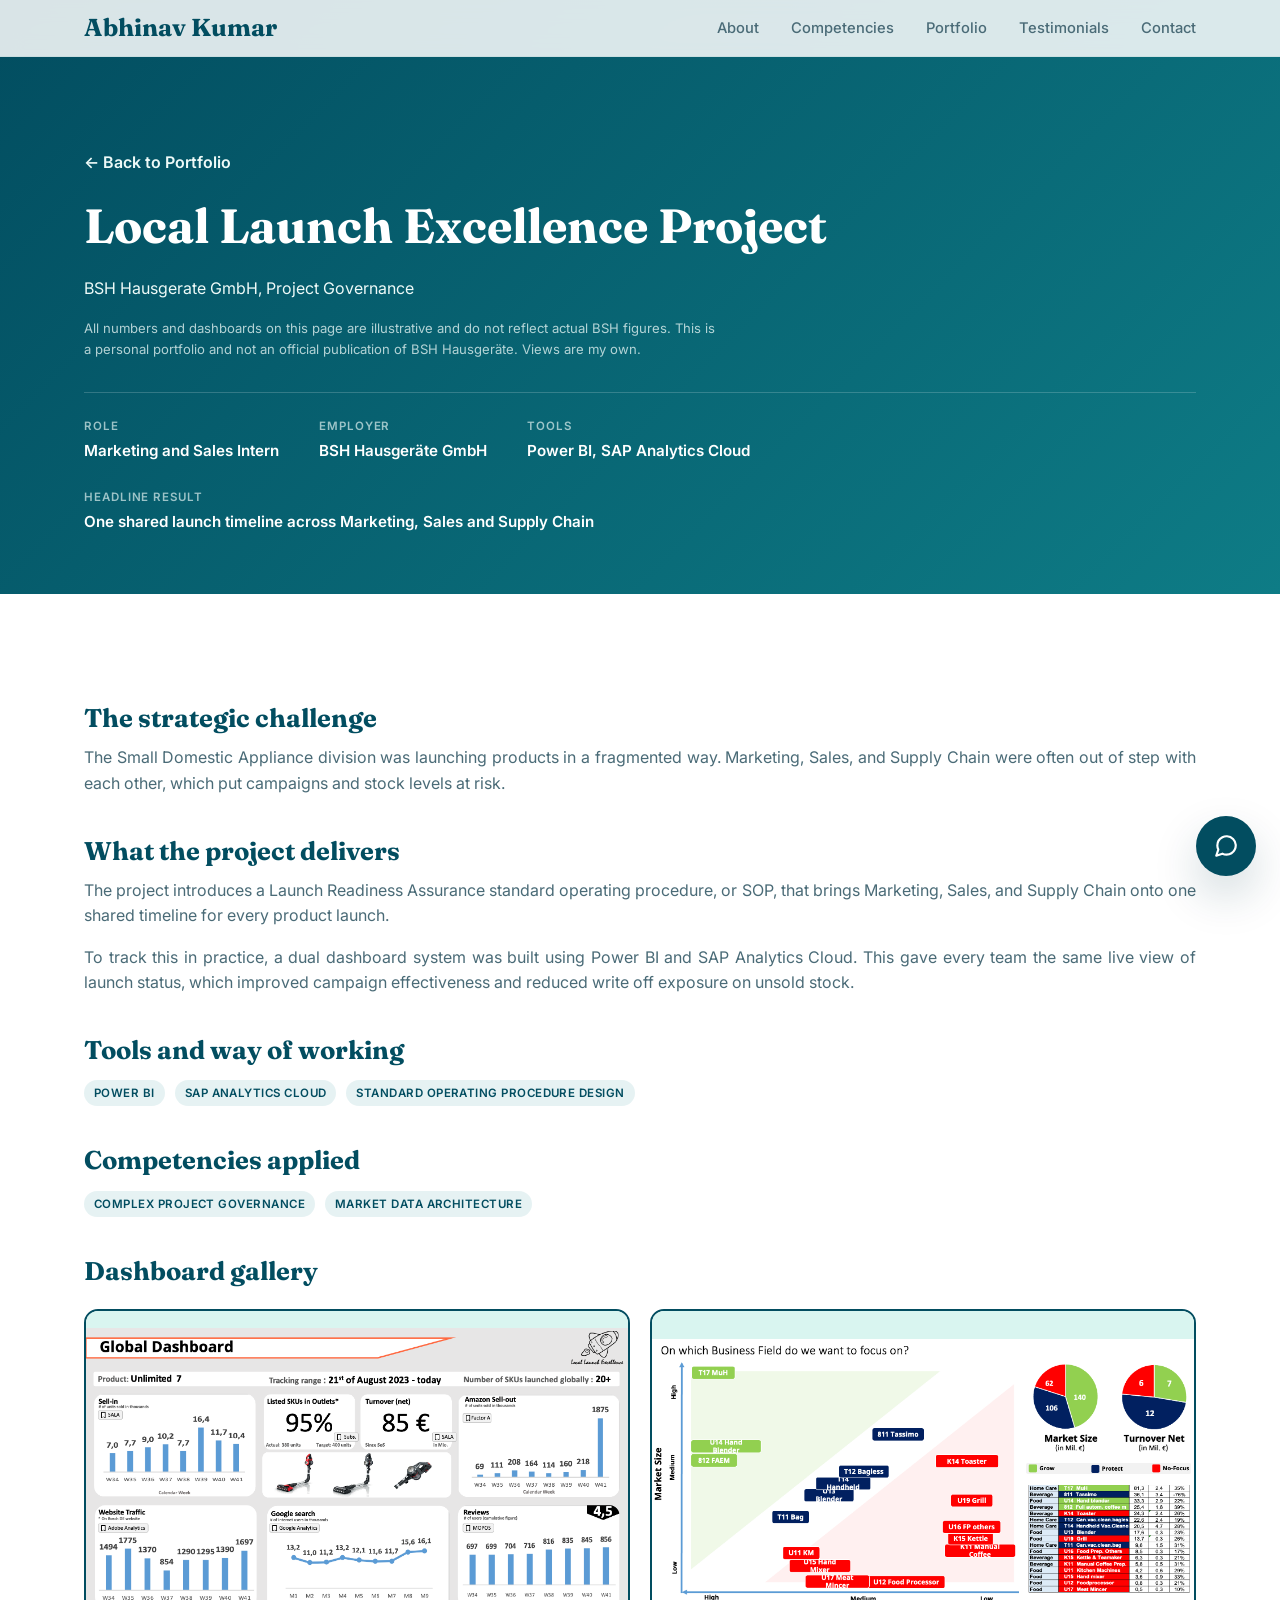
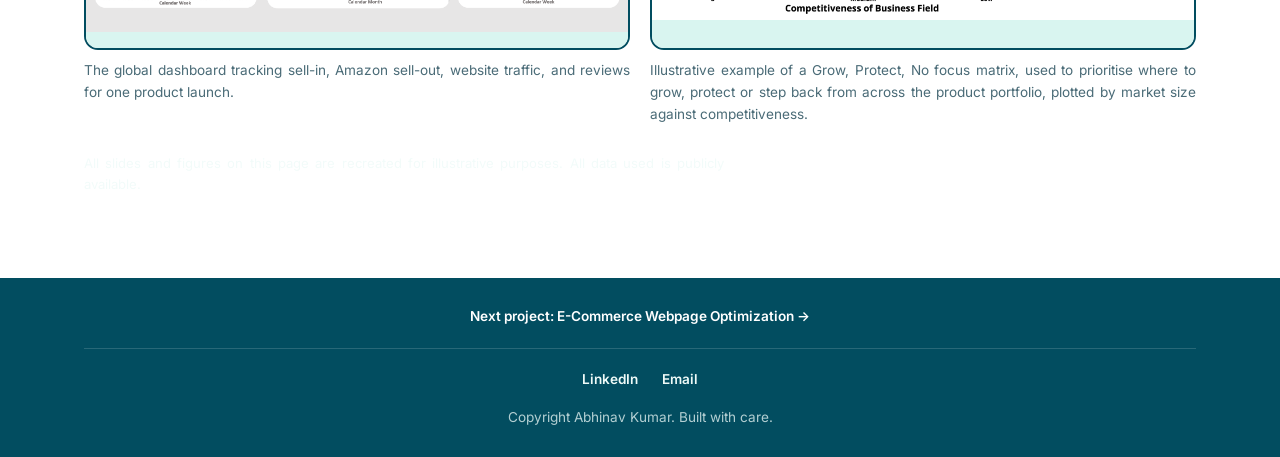
<file: projects/project-4.html>
<!DOCTYPE html>
<html lang="en">
<head>
<meta charset="UTF-8">
<!-- Google tag (gtag.js) -->
<script async src="https://www.googletagmanager.com/gtag/js?id=G-XK9YFJBX1S"></script>
<script>
  window.dataLayer = window.dataLayer || [];
  function gtag(){dataLayer.push(arguments);}
  gtag('js', new Date());

  gtag('config', 'G-XK9YFJBX1S');
</script>
<meta name="viewport" content="width=device-width, initial-scale=1.0">
<title>Local Launch Excellence Project | Abhinav Kumar</title>
<meta name="description" content="BSH Hausgerate GmbH, Project Governance. A Launch Readiness Assurance system built after the Small Domestic Appliance division found itself launching products in a fragmented way.">
<meta property="og:title" content="Local Launch Excellence Project | Abhinav Kumar">
<meta property="og:description" content="BSH Hausgerate GmbH, Project Governance. A Launch Readiness Assurance system built after the Small Domestic Appliance division found itself launching products in a fragmented way.">
<meta property="og:type" content="article">
<meta property="og:url" content="https://abhinavescp.github.io/portfolio/projects/project-4.html">
<!-- TODO: OG_IMAGE_PATH was not supplied ("none yet"), so the profile photo is used here. A proper 1200x630 social preview image is still needed. -->
<meta property="og:image" content="https://abhinavescp.github.io/portfolio/assets/images/hero/profile.jpeg">
<meta name="twitter:card" content="summary_large_image">
<link rel="preconnect" href="https://fonts.googleapis.com">
<link href="https://fonts.googleapis.com/css2?family=Fraunces:wght@500;600;700&family=Inter:wght@400;500;600;700&display=swap" rel="stylesheet">
<link rel="stylesheet" href="https://cdn.jsdelivr.net/npm/swiper@11/swiper-bundle.min.css">
<link rel="stylesheet" href="../assets/css/style.css">
</head>
<body>

<nav class="navbar">
  <div class="container">
    <a href="../index.html#hero" class="nav-logo">Abhinav Kumar</a>
    <ul class="nav-links">
      <li><a href="../index.html#about">About</a></li>
      <li><a href="../index.html#competencies">Competencies</a></li>
      <li><a href="../index.html#portfolio">Portfolio</a></li>
      <li><a href="../index.html#testimonials">Testimonials</a></li>
      <li><a href="../index.html#contact">Contact</a></li>
    </ul>
    <button class="nav-toggle" aria-label="Toggle menu">&#9776;</button>
  </div>
</nav>

<section class="project-hero">
  <div class="container">
    <a class="back-link" href="../index.html#portfolio">&#8592; Back to Portfolio</a>
    <h1>Local Launch Excellence Project</h1>
    <p>BSH Hausgerate GmbH, Project Governance</p>
    <p class="project-disclaimer">All numbers and dashboards on this page are illustrative and do not reflect actual BSH figures. This is a personal portfolio and not an official publication of BSH Hausgeräte. Views are my own.</p>
    <!-- TODO: PROJECT_DATES and PROJECT_ROLES_AND_TEAM were not supplied, so no dates or team size are shown in the row below -->
    <div class="project-meta">
      <div class="project-meta-item">
        <span class="project-meta-label">Role</span>
        <span class="project-meta-value">Marketing and Sales Intern</span>
      </div>
      <div class="project-meta-item">
        <span class="project-meta-label">Employer</span>
        <span class="project-meta-value">BSH Hausgeräte GmbH</span>
      </div>
      <div class="project-meta-item">
        <span class="project-meta-label">Tools</span>
        <span class="project-meta-value">Power BI, SAP Analytics Cloud</span>
      </div>
      <div class="project-meta-item project-meta-result">
        <span class="project-meta-label">Headline result</span>
        <span class="project-meta-value">One shared launch timeline across Marketing, Sales and Supply Chain</span>
      </div>
    </div>
  </div>
</section>

<section class="project-detail-body">
  <div class="container">

    <h2>The strategic challenge</h2>
    <p>The Small Domestic Appliance division was launching products in a fragmented way. Marketing, Sales, and Supply Chain were often out of step with each other, which put campaigns and stock levels at risk.</p>

    <h2>What the project delivers</h2>
    <p>The project introduces a Launch Readiness Assurance standard operating procedure, or SOP, that brings Marketing, Sales, and Supply Chain onto one shared timeline for every product launch.</p>
    <p>To track this in practice, a dual dashboard system was built using Power BI and SAP Analytics Cloud. This gave every team the same live view of launch status, which improved campaign effectiveness and reduced write off exposure on unsold stock.</p>

    <h2>Tools and way of working</h2>
    <div class="tool-list">
      <span class="tag">Power BI</span>
      <span class="tag">SAP Analytics Cloud</span>
      <span class="tag">Standard Operating Procedure Design</span>
    </div>

    <h2>Competencies applied</h2>
    <div class="tool-list">
      <span class="tag">Complex Project Governance</span>
      <span class="tag">Market Data Architecture</span>
    </div>

    <h2>Dashboard gallery</h2>
    <div class="project-gallery">
      <div>
        <div class="gallery-item has-image">
          <img src="../assets/images/projects/project-4/global-dashboard.png" alt="Global Launch Excellence Power BI dashboard, sell-in, sell-out, and reviews">
        </div>
        <p class="gallery-caption">The global dashboard tracking sell-in, Amazon sell-out, website traffic, and reviews for one product launch.</p>
      </div>
      <div>
        <div class="gallery-item has-image">
          <img src="../assets/images/projects/project-4/bsh-portfolio-matrix.png" alt="Grow, Protect, No-Focus portfolio prioritization matrix by market size and competitiveness">
        </div>
        <p class="gallery-caption">Illustrative example of a Grow, Protect, No focus matrix, used to prioritise where to grow, protect or step back from across the product portfolio, plotted by market size against competitiveness.</p>
      </div>
    </div>

    <p class="project-disclaimer">All slides and figures on this page are recreated for illustrative purposes. All data used is publicly available.</p>
  </div>
</section>

<footer class="site-footer">
  <div class="container">
    <div class="case-footer-nav">
      <a class="case-next-link" href="project-5.html">Next project: E-Commerce Webpage Optimization &#8594;</a>
    </div>
    <div class="case-footer-contact">
      <a href="https://www.linkedin.com/in/abhinav-kumar-escp/" target="_blank" rel="noopener">LinkedIn</a>
      <a href="mailto:abhinavescp@gmail.com">Email</a>
    </div>
    <p class="case-footer-copy">Copyright Abhinav Kumar. Built with care.</p>
  </div>
</footer>

<script src="https://cdn.jsdelivr.net/npm/swiper@11/swiper-bundle.min.js"></script>
<script src="../assets/js/main.js"></script>
</body>
</html>
</file>
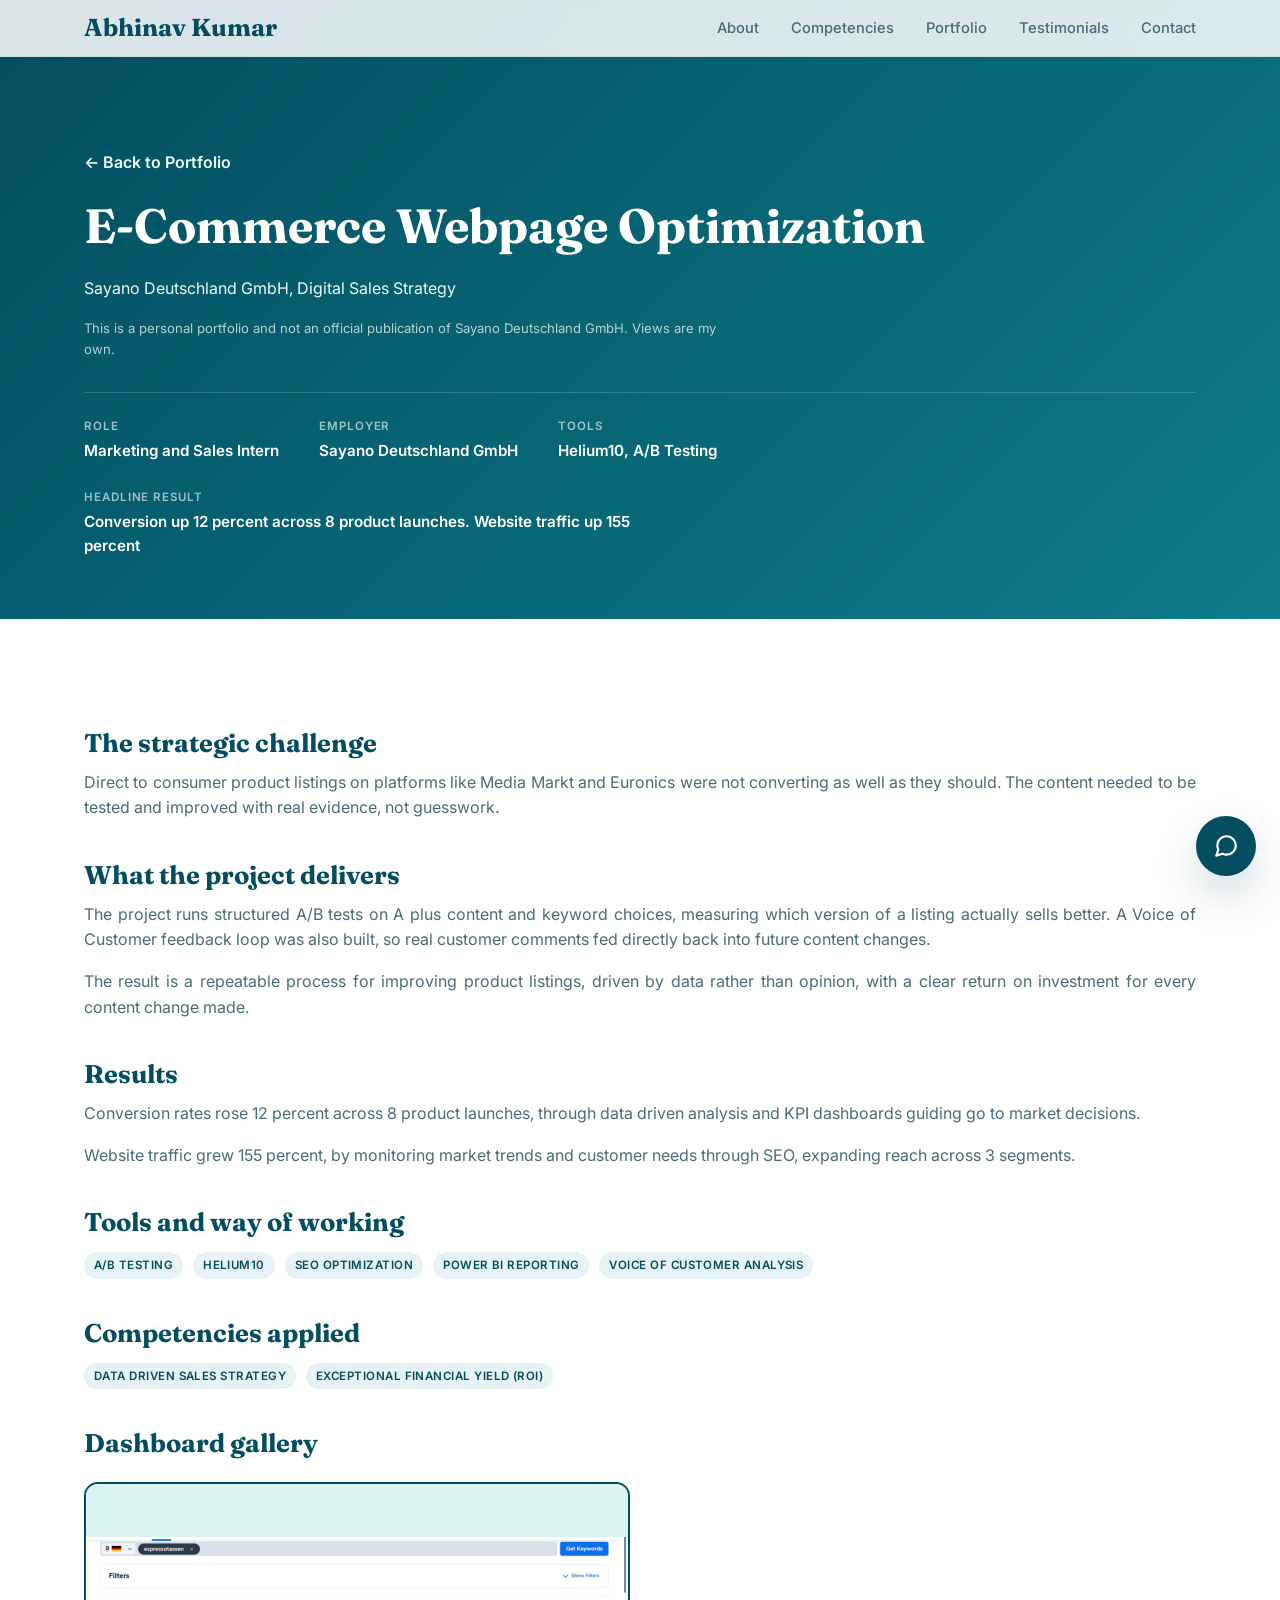
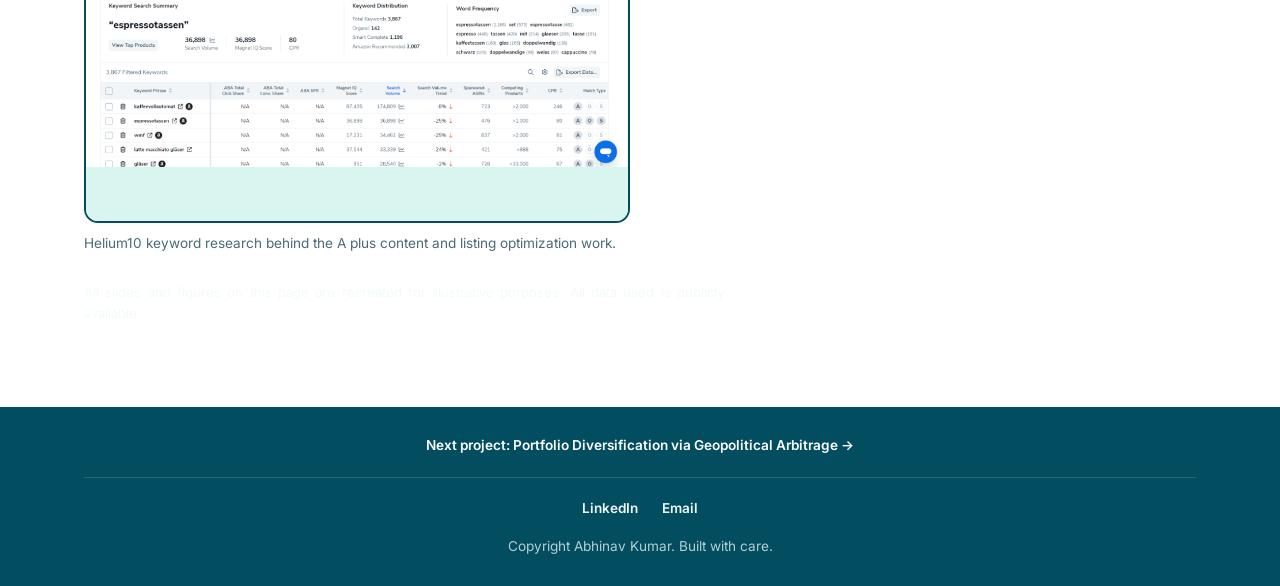
<file: projects/project-5.html>
<!DOCTYPE html>
<html lang="en">
<head>
<meta charset="UTF-8">
<!-- Google tag (gtag.js) -->
<script async src="https://www.googletagmanager.com/gtag/js?id=G-XK9YFJBX1S"></script>
<script>
  window.dataLayer = window.dataLayer || [];
  function gtag(){dataLayer.push(arguments);}
  gtag('js', new Date());

  gtag('config', 'G-XK9YFJBX1S');
</script>
<meta name="viewport" content="width=device-width, initial-scale=1.0">
<title>E-Commerce Webpage Optimization | Abhinav Kumar</title>
<meta name="description" content="Sayano Deutschland GmbH, Digital Sales Strategy. Structured A/B testing built to improve product listings on Media Markt and Euronics that were not converting as well as they should.">
<meta property="og:title" content="E-Commerce Webpage Optimization | Abhinav Kumar">
<meta property="og:description" content="Sayano Deutschland GmbH, Digital Sales Strategy. Structured A/B testing built to improve product listings on Media Markt and Euronics that were not converting as well as they should.">
<meta property="og:type" content="article">
<meta property="og:url" content="https://abhinavescp.github.io/portfolio/projects/project-5.html">
<!-- TODO: OG_IMAGE_PATH was not supplied ("none yet"), so the profile photo is used here. A proper 1200x630 social preview image is still needed. -->
<meta property="og:image" content="https://abhinavescp.github.io/portfolio/assets/images/hero/profile.jpeg">
<meta name="twitter:card" content="summary_large_image">
<link rel="preconnect" href="https://fonts.googleapis.com">
<link href="https://fonts.googleapis.com/css2?family=Fraunces:wght@500;600;700&family=Inter:wght@400;500;600;700&display=swap" rel="stylesheet">
<link rel="stylesheet" href="https://cdn.jsdelivr.net/npm/swiper@11/swiper-bundle.min.css">
<link rel="stylesheet" href="../assets/css/style.css">
</head>
<body>

<nav class="navbar">
  <div class="container">
    <a href="../index.html#hero" class="nav-logo">Abhinav Kumar</a>
    <ul class="nav-links">
      <li><a href="../index.html#about">About</a></li>
      <li><a href="../index.html#competencies">Competencies</a></li>
      <li><a href="../index.html#portfolio">Portfolio</a></li>
      <li><a href="../index.html#testimonials">Testimonials</a></li>
      <li><a href="../index.html#contact">Contact</a></li>
    </ul>
    <button class="nav-toggle" aria-label="Toggle menu">&#9776;</button>
  </div>
</nav>

<section class="project-hero">
  <div class="container">
    <a class="back-link" href="../index.html#portfolio">&#8592; Back to Portfolio</a>
    <h1>E-Commerce Webpage Optimization</h1>
    <p>Sayano Deutschland GmbH, Digital Sales Strategy</p>
    <p class="project-disclaimer">This is a personal portfolio and not an official publication of Sayano Deutschland GmbH. Views are my own.</p>
    <!-- TODO: PROJECT_DATES and PROJECT_ROLES_AND_TEAM were not supplied, so no dates or team size are shown in the row below -->
    <div class="project-meta">
      <div class="project-meta-item">
        <span class="project-meta-label">Role</span>
        <span class="project-meta-value">Marketing and Sales Intern</span>
      </div>
      <div class="project-meta-item">
        <span class="project-meta-label">Employer</span>
        <span class="project-meta-value">Sayano Deutschland GmbH</span>
      </div>
      <div class="project-meta-item">
        <span class="project-meta-label">Tools</span>
        <span class="project-meta-value">Helium10, A/B Testing</span>
      </div>
      <div class="project-meta-item project-meta-result">
        <span class="project-meta-label">Headline result</span>
        <span class="project-meta-value">Conversion up 12 percent across 8 product launches. Website traffic up 155 percent</span>
      </div>
    </div>
  </div>
</section>

<section class="project-detail-body">
  <div class="container">

    <h2>The strategic challenge</h2>
    <p>Direct to consumer product listings on platforms like Media Markt and Euronics were not converting as well as they should. The content needed to be tested and improved with real evidence, not guesswork.</p>

    <h2>What the project delivers</h2>
    <p>The project runs structured A/B tests on A plus content and keyword choices, measuring which version of a listing actually sells better. A Voice of Customer feedback loop was also built, so real customer comments fed directly back into future content changes.</p>
    <p>The result is a repeatable process for improving product listings, driven by data rather than opinion, with a clear return on investment for every content change made.</p>

    <h2>Results</h2>
    <p>Conversion rates rose 12 percent across 8 product launches, through data driven analysis and KPI dashboards guiding go to market decisions.</p>
    <p>Website traffic grew 155 percent, by monitoring market trends and customer needs through SEO, expanding reach across 3 segments.</p>

    <h2>Tools and way of working</h2>
    <div class="tool-list">
      <span class="tag">A/B Testing</span>
      <span class="tag">Helium10</span>
      <span class="tag">SEO Optimization</span>
      <span class="tag">Power BI Reporting</span>
      <span class="tag">Voice of Customer Analysis</span>
    </div>

    <h2>Competencies applied</h2>
    <div class="tool-list">
      <span class="tag">Data Driven Sales Strategy</span>
      <span class="tag">Exceptional Financial Yield (ROI)</span>
    </div>

    <h2>Dashboard gallery</h2>
    <div class="project-gallery">
      <div>
        <div class="gallery-item has-image">
          <img src="../assets/images/projects/project-5/helium10-keyword-research.png" alt="Helium10 keyword research summary for espresso cup product listings">
        </div>
        <p class="gallery-caption">Helium10 keyword research behind the A plus content and listing optimization work.</p>
      </div>
    </div>

    <p class="project-disclaimer">All slides and figures on this page are recreated for illustrative purposes. All data used is publicly available.</p>
  </div>
</section>

<footer class="site-footer">
  <div class="container">
    <div class="case-footer-nav">
      <a class="case-next-link" href="project-6.html">Next project: Portfolio Diversification via Geopolitical Arbitrage &#8594;</a>
    </div>
    <div class="case-footer-contact">
      <a href="https://www.linkedin.com/in/abhinav-kumar-escp/" target="_blank" rel="noopener">LinkedIn</a>
      <a href="mailto:abhinavescp@gmail.com">Email</a>
    </div>
    <p class="case-footer-copy">Copyright Abhinav Kumar. Built with care.</p>
  </div>
</footer>

<script src="https://cdn.jsdelivr.net/npm/swiper@11/swiper-bundle.min.js"></script>
<script src="../assets/js/main.js"></script>
</body>
</html>
</file>
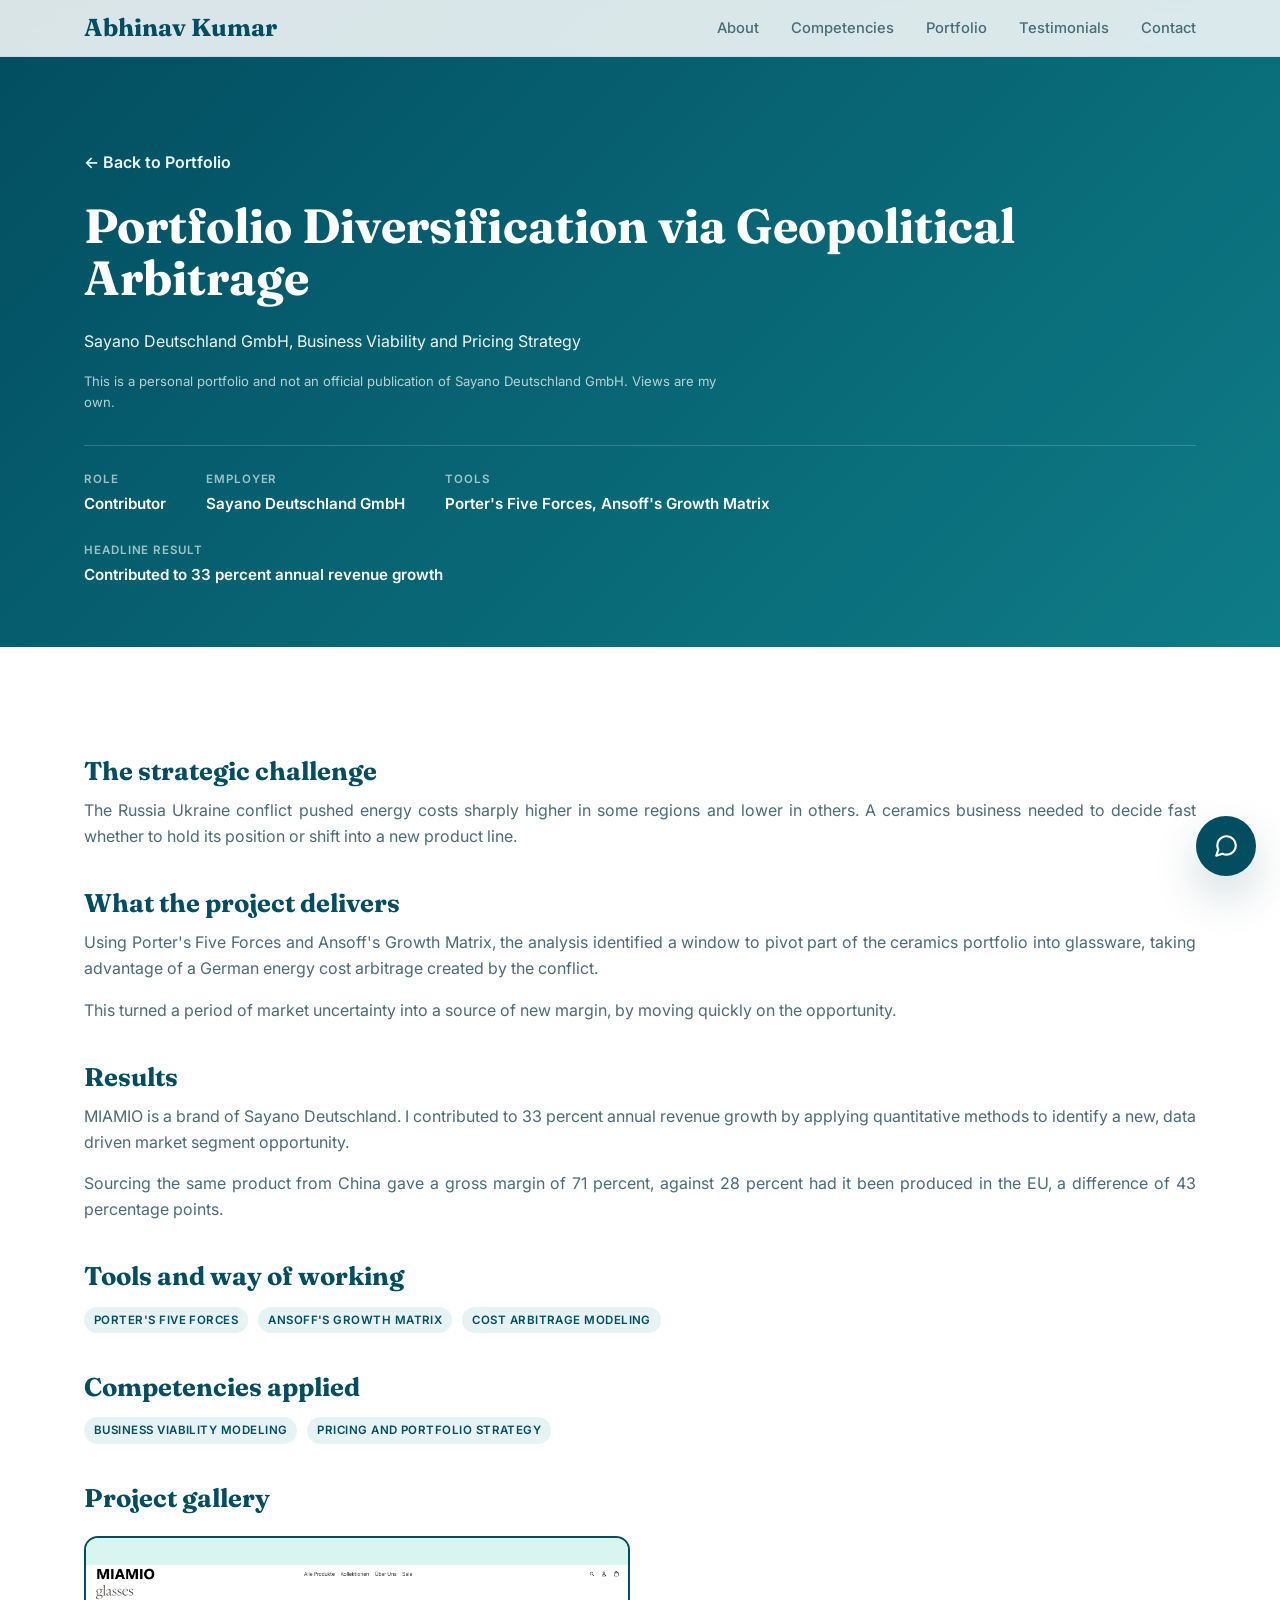
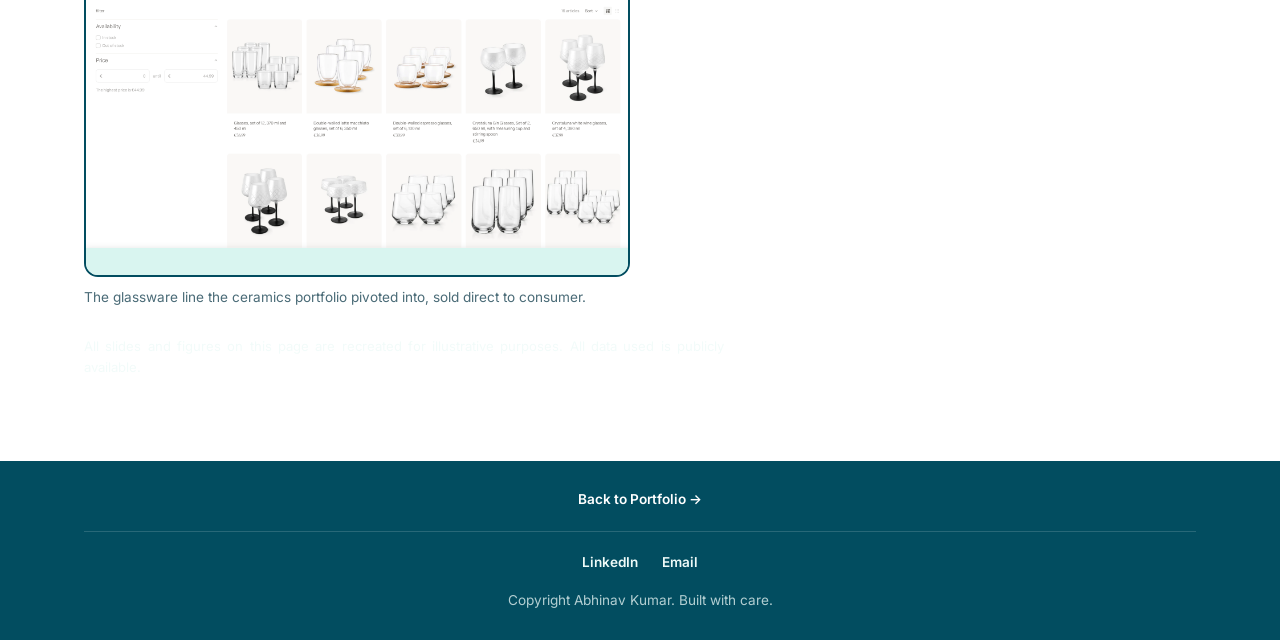
<file: projects/project-6.html>
<!DOCTYPE html>
<html lang="en">
<head>
<meta charset="UTF-8">
<!-- Google tag (gtag.js) -->
<script async src="https://www.googletagmanager.com/gtag/js?id=G-XK9YFJBX1S"></script>
<script>
  window.dataLayer = window.dataLayer || [];
  function gtag(){dataLayer.push(arguments);}
  gtag('js', new Date());

  gtag('config', 'G-XK9YFJBX1S');
</script>
<meta name="viewport" content="width=device-width, initial-scale=1.0">
<title>Portfolio Diversification via Geopolitical Arbitrage | Abhinav Kumar</title>
<meta name="description" content="Sayano Deutschland GmbH, Business Viability and Pricing Strategy. A portfolio pivot into glassware, built around an energy cost arbitrage created by the Russia Ukraine conflict.">
<meta property="og:title" content="Portfolio Diversification via Geopolitical Arbitrage | Abhinav Kumar">
<meta property="og:description" content="Sayano Deutschland GmbH, Business Viability and Pricing Strategy. A portfolio pivot into glassware, built around an energy cost arbitrage created by the Russia Ukraine conflict.">
<meta property="og:type" content="article">
<meta property="og:url" content="https://abhinavescp.github.io/portfolio/projects/project-6.html">
<!-- TODO: OG_IMAGE_PATH was not supplied ("none yet"), so the profile photo is used here. A proper 1200x630 social preview image is still needed. -->
<meta property="og:image" content="https://abhinavescp.github.io/portfolio/assets/images/hero/profile.jpeg">
<meta name="twitter:card" content="summary_large_image">
<link rel="preconnect" href="https://fonts.googleapis.com">
<link href="https://fonts.googleapis.com/css2?family=Fraunces:wght@500;600;700&family=Inter:wght@400;500;600;700&display=swap" rel="stylesheet">
<link rel="stylesheet" href="https://cdn.jsdelivr.net/npm/swiper@11/swiper-bundle.min.css">
<link rel="stylesheet" href="../assets/css/style.css">
</head>
<body>

<nav class="navbar">
  <div class="container">
    <a href="../index.html#hero" class="nav-logo">Abhinav Kumar</a>
    <ul class="nav-links">
      <li><a href="../index.html#about">About</a></li>
      <li><a href="../index.html#competencies">Competencies</a></li>
      <li><a href="../index.html#portfolio">Portfolio</a></li>
      <li><a href="../index.html#testimonials">Testimonials</a></li>
      <li><a href="../index.html#contact">Contact</a></li>
    </ul>
    <button class="nav-toggle" aria-label="Toggle menu">&#9776;</button>
  </div>
</nav>

<section class="project-hero">
  <div class="container">
    <a class="back-link" href="../index.html#portfolio">&#8592; Back to Portfolio</a>
    <h1>Portfolio Diversification via Geopolitical Arbitrage</h1>
    <p>Sayano Deutschland GmbH, Business Viability and Pricing Strategy</p>
    <p class="project-disclaimer">This is a personal portfolio and not an official publication of Sayano Deutschland GmbH. Views are my own.</p>
    <!-- TODO: PROJECT_DATES was not supplied, so no dates are shown in the row below -->
    <div class="project-meta">
      <div class="project-meta-item">
        <span class="project-meta-label">Role</span>
        <span class="project-meta-value">Contributor</span>
      </div>
      <div class="project-meta-item">
        <span class="project-meta-label">Employer</span>
        <span class="project-meta-value">Sayano Deutschland GmbH</span>
      </div>
      <div class="project-meta-item">
        <span class="project-meta-label">Tools</span>
        <span class="project-meta-value">Porter's Five Forces, Ansoff's Growth Matrix</span>
      </div>
      <div class="project-meta-item project-meta-result">
        <span class="project-meta-label">Headline result</span>
        <span class="project-meta-value">Contributed to 33 percent annual revenue growth</span>
      </div>
    </div>
  </div>
</section>

<section class="project-detail-body">
  <div class="container">

    <h2>The strategic challenge</h2>
    <p>The Russia Ukraine conflict pushed energy costs sharply higher in some regions and lower in others. A ceramics business needed to decide fast whether to hold its position or shift into a new product line.</p>

    <h2>What the project delivers</h2>
    <p>Using Porter's Five Forces and Ansoff's Growth Matrix, the analysis identified a window to pivot part of the ceramics portfolio into glassware, taking advantage of a German energy cost arbitrage created by the conflict.</p>
    <p>This turned a period of market uncertainty into a source of new margin, by moving quickly on the opportunity.</p>

    <h2>Results</h2>
    <p>MIAMIO is a brand of Sayano Deutschland. I contributed to 33 percent annual revenue growth by applying quantitative methods to identify a new, data driven market segment opportunity.</p>
    <!-- TODO: confirm the margin wording below (MIAMIO_FACTS) reads correctly before publishing -->
    <p>Sourcing the same product from China gave a gross margin of 71 percent, against 28 percent had it been produced in the EU, a difference of 43 percentage points.</p>

    <h2>Tools and way of working</h2>
    <div class="tool-list">
      <span class="tag">Porter's Five Forces</span>
      <span class="tag">Ansoff's Growth Matrix</span>
      <span class="tag">Cost Arbitrage Modeling</span>
    </div>

    <h2>Competencies applied</h2>
    <div class="tool-list">
      <span class="tag">Business Viability Modeling</span>
      <span class="tag">Pricing and Portfolio Strategy</span>
    </div>

    <h2>Project gallery</h2>
    <div class="project-gallery">
      <div>
        <div class="gallery-item has-image">
          <img src="../assets/images/projects/project-6/miamio-glassware.png" alt="MIAMIO glassware storefront, the product line the portfolio pivoted into">
        </div>
        <p class="gallery-caption">The glassware line the ceramics portfolio pivoted into, sold direct to consumer.</p>
      </div>
    </div>

    <p class="project-disclaimer">All slides and figures on this page are recreated for illustrative purposes. All data used is publicly available.</p>
  </div>
</section>

<footer class="site-footer">
  <div class="container">
    <div class="case-footer-nav">
      <a class="case-next-link" href="../index.html#portfolio">Back to Portfolio &#8594;</a>
    </div>
    <div class="case-footer-contact">
      <a href="https://www.linkedin.com/in/abhinav-kumar-escp/" target="_blank" rel="noopener">LinkedIn</a>
      <a href="mailto:abhinavescp@gmail.com">Email</a>
    </div>
    <p class="case-footer-copy">Copyright Abhinav Kumar. Built with care.</p>
  </div>
</footer>

<script src="https://cdn.jsdelivr.net/npm/swiper@11/swiper-bundle.min.js"></script>
<script src="../assets/js/main.js"></script>
</body>
</html>
</file>
<file: assets/css/style.css>
/* ---------- Design tokens ---------- */
:root {
  --mocha: #0e7c86;
  --mocha-dark: #024d60;
  --mocha-light: #2cacad;
  --mocha-pale: #d9f5f0;
  --cream: #eefaf8;
  --white: #ffffff;
  --ink: #02364a;
  --muted: #4a6b77;
  --max-width: 1160px;
  --radius: 14px;
  --shadow: 0 20px 45px rgba(2, 54, 74, 0.18);
  --transition: 0.35s cubic-bezier(0.22, 1, 0.36, 1);
}

* {
  box-sizing: border-box;
}

html {
  scroll-behavior: smooth;
}

html {
  overflow-x: hidden;
  scroll-padding-top: 56px;
}

body {
  margin: 0;
  overflow-x: hidden;
  font-family: "Inter", -apple-system, BlinkMacSystemFont, sans-serif;
  color: var(--ink);
  background: var(--white);
  line-height: 1.6;
}

h1,
h2,
h3,
h4 {
  font-family: "Fraunces", "Playfair Display", serif;
  margin: 0 0 0.5em;
  line-height: 1.1;
}

p {
  margin: 0 0 1em;
  color: var(--muted);
}

a {
  color: inherit;
  text-decoration: none;
}

img {
  max-width: 100%;
  display: block;
}

.container {
  max-width: var(--max-width);
  margin: 0 auto;
  padding: 0 24px;
}

.section {
  padding: 110px 0;
}

/* ---------- Impact stat strip (blended into the hero) ---------- */
.hero-stat-strip {
  position: relative;
  z-index: 2;
  width: 100%;
  max-width: var(--max-width);
  margin: 20px auto 0;
  padding: 18px 32px;
  background: linear-gradient(120deg, rgba(2, 77, 96, 0.5), rgba(2, 77, 96, 0.68));
  backdrop-filter: blur(10px);
  -webkit-backdrop-filter: blur(10px);
  border-radius: 28px;
  border: 1px solid rgba(255, 255, 255, 0.12);
}

.stat-strip-grid {
  display: grid;
  grid-template-columns: repeat(4, 1fr);
  gap: 24px;
}

.stat-item {
  text-align: center;
  display: flex;
  flex-direction: column;
  align-items: center;
  gap: 6px;
}

.stat-number {
  font-family: "Fraunces", serif;
  font-weight: 700;
  font-size: clamp(1.6rem, 3.2vw, 2.3rem);
  color: var(--white);
  line-height: 1;
}

.stat-label {
  font-size: 0.78rem;
  font-weight: 600;
  color: var(--cream);
  max-width: 170px;
  line-height: 1.4;
}

.reveal-up {
  opacity: 0;
  transform: translateY(55px);
  transition: opacity 1.3s cubic-bezier(0.22, 1, 0.36, 1), transform 1.3s cubic-bezier(0.22, 1, 0.36, 1);
}

.reveal-up.is-revealed {
  opacity: 1;
  transform: translateY(0);
}

.section-kicker {
  text-transform: uppercase;
  letter-spacing: 0.14em;
  font-size: 0.8rem;
  font-weight: 600;
  color: var(--mocha);
  margin-bottom: 12px;
  display: block;
}

.section-title {
  font-size: clamp(2rem, 4vw, 2.8rem);
  margin-bottom: 18px;
}

.section-intro {
  max-width: 640px;
  font-size: 1.05rem;
}

#competencies .section-intro {
  max-width: none;
  text-align: justify;
  text-justify: inter-word;
  hyphens: auto;
  -webkit-hyphens: auto;
}

.section-bridge {
  margin-top: 48px;
  padding-top: 24px;
  border-top: 1px solid rgba(14, 124, 134, 0.15);
  font-style: italic;
  color: var(--mocha-dark);
  font-size: 1rem;
}

/* Sections that end on a bridge line hand off to the next section with
   a short gap (about 1cm total) instead of the usual full section padding. */
.section:has(> .container > .section-bridge:last-child) {
  padding-bottom: 10px;
}

.section:has(> .container > .section-bridge:last-child) + .section {
  padding-top: 10px;
}

/* ---------- Nav ---------- */
.navbar {
  position: fixed;
  top: 0;
  left: 0;
  right: 0;
  z-index: 1000;
  background: rgba(255, 255, 255, 0.85);
  backdrop-filter: blur(10px);
  border-bottom: 1px solid rgba(14, 124, 134, 0.08);
  transition: background var(--transition);
}

.navbar .container {
  display: flex;
  align-items: center;
  justify-content: space-between;
  height: 56px;
}

.nav-logo {
  font-family: "Fraunces", serif;
  font-weight: 700;
  font-size: calc(1.2rem + 4pt);
  color: var(--mocha-dark);
}

.nav-links {
  display: flex;
  gap: 32px;
  list-style: none;
  margin: 0;
  padding: 0;
}

.nav-links a {
  font-size: 0.92rem;
  font-weight: 500;
  color: var(--muted);
  position: relative;
  padding: 6px 0;
  transition: color var(--transition);
}

.nav-links a::after {
  content: "";
  position: absolute;
  left: 0;
  bottom: 0;
  height: 2px;
  width: 0;
  background: var(--mocha);
  transition: width var(--transition);
}

.nav-links a.active,
.nav-links a:hover {
  color: var(--mocha-dark);
}

.nav-links a.active::after,
.nav-links a:hover::after {
  width: 100%;
}

.nav-toggle {
  display: none;
  background: none;
  border: none;
  font-size: 1.6rem;
  color: var(--mocha-dark);
  cursor: pointer;
}

/* ---------- Side scroll-progress dots ---------- */
.side-dots {
  position: fixed;
  right: 24px;
  top: 50%;
  transform: translateY(-50%);
  z-index: 900;
  display: flex;
  flex-direction: column;
  align-items: center;
  gap: 16px;
}

.side-dot {
  position: relative;
  display: block;
  width: 10px;
  height: 10px;
  border-radius: 50%;
  background: rgba(14, 124, 134, 0.25);
  transition: background var(--transition), transform var(--transition);
}

.side-dot:hover,
.side-dot.active {
  background: var(--mocha);
  transform: scale(1.3);
}

.side-dot-label {
  position: absolute;
  right: calc(100% + 12px);
  top: 50%;
  transform: translateY(-50%);
  white-space: nowrap;
  background: var(--mocha-dark);
  color: var(--white);
  font-size: 0.75rem;
  font-weight: 600;
  padding: 4px 10px;
  border-radius: 6px;
  opacity: 0;
  pointer-events: none;
  transition: opacity 0.2s ease;
}

.side-dot:hover .side-dot-label {
  opacity: 1;
}

/* ---------- Hero ---------- */
.hero {
  position: relative;
  min-height: auto;
  display: flex;
  flex-direction: column;
  align-items: center;
  justify-content: center;
  padding-top: 70px;
  padding-bottom: 96px;
  overflow: hidden;
  background: linear-gradient(to top right, #02364a 0%, var(--mocha-dark) 30%, var(--mocha) 52%, #2cacad 66%, #75e2e0 76%, #d9f5f0 86%, #ffffff 94%, #ffffff 100%);
}

/* Soft fade instead of a hard cut: the hero's teal dissolves through pale mint
   into white, so it flows straight into the next section like surf into sand.
   The stops are eased (not linear) so there is no visible band or edge. */
.hero::after {
  content: "";
  position: absolute;
  left: 0;
  right: 0;
  bottom: -2px;
  height: 150px;
  z-index: 1;
  pointer-events: none;
  background: linear-gradient(
    to bottom,
    rgba(217, 245, 240, 0) 0%,
    rgba(217, 245, 240, 0.06) 14%,
    rgba(217, 245, 240, 0.2) 30%,
    rgba(217, 245, 240, 0.45) 46%,
    rgba(232, 249, 246, 0.7) 62%,
    rgba(246, 253, 252, 0.9) 76%,
    rgba(255, 255, 255, 0.98) 89%,
    #ffffff 95%,
    #ffffff 100%
  );
}

.hero .container {
  width: 100%;
  display: grid;
  grid-template-columns: minmax(0, 1fr) minmax(0, 1fr);
  gap: 40px;
  align-items: stretch;
  position: relative;
  z-index: 2;
}

.hero-left {
  display: flex;
  flex-direction: column;
  justify-content: space-between;
  gap: 14px;
}

.hero-left-photo-row {
  display: flex;
  justify-content: flex-start;
  flex: 0 0 auto;
}

.hero-left-copy-row {
  flex: 0 0 auto;
}

.hero-right {
  display: flex;
  flex-direction: column;
  justify-content: space-between;
  gap: 10px;
}

.hero-bar {
  background: rgba(255, 255, 255, 0.95);
  border-radius: 14px;
  padding: 10px 24px;
  display: flex;
  flex-direction: column;
  justify-content: center;
  box-shadow: 0 22px 45px rgba(0, 0, 0, 0.38);
}

.hero-bar-academics,
.hero-bar-experience,
.hero-bar-tools,
.hero-bar-cta {
  flex: 0 0 auto;
}

.hero-bar-label {
  display: flex;
  align-items: center;
  gap: 6px;
  font-size: 0.95rem;
  font-weight: 700;
  letter-spacing: 0.08em;
  text-transform: uppercase;
  color: var(--mocha-dark);
  margin-bottom: 8px;
}

.hero-logo-grid {
  display: grid;
  grid-template-columns: repeat(4, minmax(0, 1fr));
  gap: 12px 6px;
  align-items: center;
}

.hero-logo-grid img {
  height: 30px;
  width: auto;
  max-width: 100%;
  object-fit: contain;
}

.hero-tool-item {
  display: flex;
  flex-direction: column;
  align-items: center;
  gap: 6px;
  width: 100%;
  max-width: 112px;
  min-width: 0;
  margin: 0 auto;
}

.hero-tool-icon {
  height: 44px;
  width: 100%;
  display: flex;
  align-items: center;
  justify-content: center;
  overflow: hidden;
}

.hero-tool-icon img {
  max-width: 100%;
}

.hero-tool-name {
  font-size: 0.72rem;
  font-weight: 500;
  color: var(--muted);
  white-space: nowrap;
  text-align: center;
  line-height: 1.2;
  max-width: 100%;
  overflow: hidden;
  text-overflow: ellipsis;
}

.hero-academics-row {
  display: flex;
  align-items: center;
  justify-content: center;
  gap: 24px;
  width: 100%;
}

.hero-bar-logo-item {
  display: flex;
  align-items: center;
  gap: 10px;
  min-width: 0;
  flex: 0 1 auto;
}

.hero-bar-logo-item img {
  height: 34px;
  width: auto;
  max-width: 120px;
  object-fit: contain;
  flex-shrink: 0;
}

.hero-bar-logo-item .logo-text {
  font-size: 0.78rem;
  line-height: 1.25;
  min-width: 0;
  max-width: 150px;
}

.hero-bar-logo-item .logo-text strong {
  display: block;
  color: var(--ink);
  font-weight: 600;
  white-space: nowrap;
  overflow: hidden;
  text-overflow: ellipsis;
}

.hero-bar-logo-item .logo-text span {
  display: block;
  white-space: nowrap;
  overflow: hidden;
  text-overflow: ellipsis;
  color: var(--muted);
}

.hero-bar-more-link {
  display: block;
  margin-top: 12px;
  text-align: center;
  font-size: 0.78rem;
  font-weight: 600;
  color: var(--mocha-dark);
}

.hero-bar-cta {
  display: flex;
  flex-direction: row;
  gap: 12px;
  background: none;
  box-shadow: none;
  padding: 0;
}

.hero-bar-cta .btn {
  flex: 1;
  justify-content: center;
  padding: 14px 16px;
}

.btn-dashboard {
  flex: 0 0 auto;
  justify-content: center;
  padding: 14px 16px;
  background: linear-gradient(135deg, #f4fffd 0%, #c4f6f2 50%, #96ece8 100%);
  background-origin: border-box;
  border-color: transparent;
  color: #02364a;
  font-weight: 700;
  box-shadow: 0 0 0 3px rgba(255, 255, 255, 0.5), 0 12px 30px rgba(117, 226, 224, 0.55);
  animation: dashboardTremble 0.5s linear 1.2s 10;
}

.btn-dashboard:hover,
.btn-dashboard:focus-visible {
  animation: none;
}

@keyframes dashboardTremble {
  0%, 100% { transform: translate(0, 0) rotate(0); }
  10% { transform: translate(-2px, 1px) rotate(-0.6deg); }
  20% { transform: translate(2px, -1px) rotate(0.6deg); }
  30% { transform: translate(-3px, 0) rotate(-0.4deg); }
  40% { transform: translate(3px, 1px) rotate(0.4deg); }
  50% { transform: translate(-2px, -1px) rotate(-0.6deg); }
  60% { transform: translate(2px, 1px) rotate(0.6deg); }
  70% { transform: translate(-3px, -1px) rotate(-0.4deg); }
  80% { transform: translate(3px, 0) rotate(0.4deg); }
  90% { transform: translate(-1px, 1px) rotate(-0.3deg); }
}

/* Visitors who ask for reduced motion get a smaller, movement-only version
   of the tremble (no rotation), still limited to the same 5 seconds. */
@keyframes dashboardTrembleSoft {
  0%, 100% { transform: translateX(0); }
  25% { transform: translateX(-2px); }
  75% { transform: translateX(2px); }
}

@media (prefers-reduced-motion: reduce) {
  .btn-dashboard {
    animation: dashboardTrembleSoft 0.5s linear 1.2s 10;
  }

  .btn-dashboard:hover,
  .btn-dashboard:focus-visible {
    animation: none;
  }
}

@keyframes heroZoomIn {
  from {
    opacity: 0;
    transform: scale(0.82);
  }
  to {
    opacity: 1;
    transform: scale(1);
  }
}

.hero-kicker,
.hero-name,
.hero-subline,
.hero-tagline,
.hero-photo-wrap,
.hero-stat-strip {
  animation: heroZoomIn 1.8s cubic-bezier(0.22, 1, 0.36, 1) both;
}

.hero-photo-wrap {
  animation-delay: 0.1s;
}

.hero-kicker {
  animation-delay: 0.3s;
}

.hero-name {
  animation-delay: 0.5s;
}

.hero-subline {
  animation-delay: 0.68s;
}

.hero-tagline {
  animation-delay: 0.86s;
}

.hero-stat-strip {
  animation-delay: 1.75s;
}

.hero-kicker {
  display: inline-block;
  color: var(--cream);
  background: rgba(255, 255, 255, 0.12);
  padding: 6px 16px;
  border-radius: 100px;
  font-size: 0.8rem;
  letter-spacing: 0.1em;
  text-transform: uppercase;
  margin-bottom: 14px;
}

.hero-name {
  font-size: clamp(2rem, 3.4vw, 3.2rem);
  color: var(--white);
  font-weight: 700;
  margin-bottom: 10px;
  white-space: nowrap;
}

.hero-name .accent {
  color: var(--white);
}

.hero-subline {
  font-size: 0.95rem;
  font-weight: 600;
  letter-spacing: 0.02em;
  color: var(--cream);
  max-width: 700px;
  margin-bottom: 16px;
  white-space: normal;
}

.hero-tagline {
  font-size: 1rem;
  color: var(--cream);
  max-width: 100%;
  margin-bottom: 0;
  font-weight: 500;
  text-align: justify;
  text-justify: inter-word;
}

.btn {
  display: inline-flex;
  align-items: center;
  gap: 8px;
  padding: 14px 28px;
  border-radius: 100px;
  font-weight: 600;
  font-size: 0.95rem;
  cursor: pointer;
  border: 2px solid transparent;
  transition: transform var(--transition), box-shadow var(--transition);
}

.btn:hover {
  transform: translateY(-3px);
}

.btn-primary {
  background: var(--ink);
  color: var(--white);
  box-shadow: 0 10px 25px rgba(0, 0, 0, 0.2);
}

.btn-secondary {
  border-color: rgba(255, 255, 255, 0.6);
  color: var(--white);
}

.hero-photo-wrap {
  position: relative;
  display: flex;
  justify-content: center;
}

.hero-photo {
  width: 320px;
  height: 320px;
  max-width: 80vw;
  max-height: 80vw;
  border-radius: 50%;
  border: 6px solid var(--white);
  box-shadow: var(--shadow);
  background: linear-gradient(145deg, var(--mocha-light), var(--mocha-dark));
  display: flex;
  align-items: center;
  justify-content: center;
  color: var(--white);
  font-family: "Fraunces", serif;
  font-size: 1rem;
  text-align: center;
  padding: 6px;
  overflow: hidden;
}

.hero-photo img {
  width: 100%;
  height: 100%;
  object-fit: cover;
  object-position: 50% 18%;
  border-radius: 50%;
}

.scroll-cue {
  position: absolute;
  bottom: 8px;
  left: 50%;
  transform: translateX(-50%);
  color: var(--mocha-dark);
  font-size: 0.85rem;
  letter-spacing: 0.08em;
  text-transform: uppercase;
  z-index: 2;
  animation: bob 2s ease-in-out infinite;
}

@keyframes bob {
  0%, 100% { transform: translate(-50%, 0); }
  50% { transform: translate(-50%, 8px); }
}

/* ---------- About ---------- */
.about-grid {
  display: grid;
  grid-template-columns: 1fr 1fr;
  gap: 56px;
  align-items: start;
}

#about p {
  text-align: justify;
  text-justify: inter-word;
  hyphens: auto;
  -webkit-hyphens: auto;
}

.about-left {
  display: flex;
  flex-direction: column;
}

.about-photo {
  border-radius: var(--radius);
  overflow: hidden;
  box-shadow: var(--shadow);
  margin-bottom: 32px;
  aspect-ratio: 4 / 3;
}

.about-photo img {
  width: 100%;
  height: 100%;
  object-fit: cover;
  object-position: center 25%;
}

.about-highlights {
  list-style: none;
  margin: 0;
  padding: 0;
  display: grid;
  gap: 16px;
}

.about-highlights li {
  padding-left: 28px;
  position: relative;
  color: var(--ink);
  font-weight: 500;
}

.about-highlights li::before {
  content: "";
  position: absolute;
  left: 0;
  top: 8px;
  width: 10px;
  height: 10px;
  border-radius: 50%;
  background: var(--mocha);
}

.about-story {
  margin-top: 24px;
}

.about-story summary {
  cursor: pointer;
  font-weight: 600;
  color: var(--mocha);
  list-style: none;
}

.about-story summary::-webkit-details-marker {
  display: none;
}

.about-story summary::after {
  content: " +";
}

.about-story[open] summary::after {
  content: " \2212";
}

.about-story p:first-of-type {
  margin-top: 20px;
}

/* ---------- Experience timeline ---------- */
.timeline-columns-label {
  display: grid;
  grid-template-columns: 1fr 72px 1fr;
  max-width: 820px;
  margin: 0 auto 4px;
}

.timeline-col-heading {
  font-size: 0.78rem;
  font-weight: 700;
  text-transform: uppercase;
  letter-spacing: 0.08em;
  color: var(--mocha);
}

.timeline-col-heading-left {
  text-align: right;
  padding-right: 24px;
}

.timeline-col-heading-right {
  grid-column: 3;
  text-align: left;
  padding-left: 24px;
}

.experience-timeline {
  position: relative;
  max-width: 820px;
  margin: 0 auto;
}

.experience-timeline::before {
  content: "";
  position: absolute;
  left: 50%;
  top: 6px;
  bottom: 6px;
  width: 2px;
  background: rgba(14, 124, 134, 0.2);
  transform: translateX(-1px);
}

.timeline-tick {
  position: absolute;
  left: 50%;
  z-index: 2;
  transform: translate(-50%, -50%);
  padding: 5px 11px;
  border-radius: 6px;
  background: var(--mocha-dark);
  color: var(--white);
  font-size: 0.78rem;
  font-weight: 700;
  letter-spacing: 0.02em;
  white-space: nowrap;
}

.timeline-card-abs {
  position: absolute;
  width: calc(50% - 36px);
}

.timeline-card-left {
  right: calc(50% + 36px);
}

.timeline-card-right {
  left: calc(50% + 36px);
}

.timeline-years-mobile {
  display: none;
}

.timeline-card {
  width: 100%;
  height: 100%;
  box-sizing: border-box;
  display: flex;
  flex-direction: column;
  justify-content: center;
  gap: 4px;
  background: var(--cream);
  border: 1px solid rgba(14, 124, 134, 0.12);
  border-radius: var(--radius);
  padding: 14px 18px;
}

.timeline-card-left .timeline-card {
  text-align: right;
}

.timeline-card-right .timeline-card {
  text-align: left;
}

.timeline-org {
  font-family: "Fraunces", serif;
  font-weight: 700;
  color: var(--mocha-dark);
  font-size: 1.1rem;
}

.timeline-role {
  color: var(--muted);
  font-size: 0.95rem;
}

/* ---------- Featured quote ---------- */
.featured-quote {
  max-width: 820px;
  margin: 0 auto;
  text-align: center;
  background: linear-gradient(160deg, var(--cream) 0%, #b9ece6 100%);
  border-radius: var(--radius);
  padding: 48px 40px;
  border: 1px solid rgba(14, 124, 134, 0.1);
}

.featured-quote p {
  font-family: "Fraunces", serif;
  font-size: clamp(1.3rem, 2.4vw, 1.8rem);
  color: var(--mocha-dark);
  font-weight: 600;
  line-height: 1.4;
  margin: 0 0 20px;
}

.quote-attribution {
  font-size: 0.9rem;
  color: var(--muted);
  font-weight: 600;
}

/* ---------- Carousels (Swiper overrides) ---------- */
.swiper {
  padding-bottom: 56px;
  overflow: visible;
}

.competency-swiper .swiper-slide {
  height: auto;
}

.swiper-pagination-bullet {
  background: var(--mocha-light);
  opacity: 0.4;
}

.swiper-pagination-bullet-active {
  background: var(--mocha);
  opacity: 1;
}

.swiper-button-next,
.swiper-button-prev {
  color: var(--mocha);
  position: absolute;
  top: 50%;
  margin-top: 0;
  transform: translateY(-50%);
}

/* Centered, receding-side-card carousel (Projects) */
.project-swiper {
  padding-top: 20px;
  padding-bottom: 64px;
}

.project-swiper .swiper-slide {
  height: auto;
  opacity: 0.5;
  transform: scale(0.75);
  transition: transform 0.4s ease, opacity 0.4s ease;
}

.project-swiper .swiper-slide-active,
.project-swiper .swiper-slide-prev,
.project-swiper .swiper-slide-next {
  opacity: 1;
  transform: scale(1);
}

/* ---------- Competency cards ---------- */
.competency-card {
  background: linear-gradient(160deg, var(--cream) 0%, #b9ece6 100%);
  border-radius: var(--radius);
  padding: 40px 32px;
  height: 100%;
  border: 1px solid rgba(14, 124, 134, 0.1);
  display: flex;
  flex-direction: column;
  gap: 18px;
}

.competency-card h3 {
  color: var(--mocha-dark);
  font-size: 1.4rem;
  margin: 0;
}

.competency-card p {
  margin: 0;
}

.competency-card ul {
  list-style: none;
  margin: 0;
  padding: 0;
  display: grid;
  gap: 14px;
}

.competency-card li {
  padding-left: 22px;
  position: relative;
  font-size: 0.95rem;
  color: var(--ink);
}

.competency-card li::before {
  content: "\2192";
  position: absolute;
  left: 0;
  color: var(--mocha);
  font-weight: 700;
}

/* ---------- Project cards ---------- */
.project-card {
  display: flex;
  flex-direction: column;
  height: 540px;
  background: var(--white);
  border-radius: var(--radius);
  overflow: hidden;
  box-shadow: 0 10px 30px rgba(2, 77, 96, 0.1);
  border: 1.5px solid rgba(44, 172, 173, 0.4);
  transition: transform var(--transition), box-shadow var(--transition);
  transform-origin: center center;
  position: relative;
  cursor: pointer;
}

.project-card:hover,
.project-card:focus-visible {
  transform: scale(1.13);
  box-shadow: var(--shadow);
}

/* Swiper gives each slide its own stacking context, so a hovered card's
   z-index only wins once the slide itself is raised above its siblings. */
.swiper-slide {
  position: relative;
}

.swiper-slide:has(.project-card:hover),
.swiper-slide:has(.project-card:focus-visible) {
  z-index: 50;
}

.project-thumb {
  aspect-ratio: 16 / 10;
  background: linear-gradient(135deg, var(--mocha-light), var(--mocha-dark));
  display: flex;
  align-items: center;
  justify-content: center;
  color: var(--white);
  font-size: 0.85rem;
  text-align: center;
  padding: 16px;
  overflow: hidden;
}

.project-thumb.has-image {
  padding: 0;
  background: var(--mocha-pale);
}

.project-thumb.has-image img {
  width: 100%;
  height: 100%;
  object-fit: contain;
  background: var(--mocha-pale);
  position: relative;
  z-index: 1;
}

.project-body {
  padding: 22px 24px 26px;
  display: flex;
  flex-direction: column;
  flex: 1;
}

.project-body h3 {
  font-size: 1.15rem;
  margin-bottom: 8px;
  color: var(--ink);
}

.project-tags {
  display: flex;
  flex-wrap: wrap;
  gap: 8px;
  margin-top: 14px;
}

.tag {
  font-size: 0.72rem;
  font-weight: 600;
  text-transform: uppercase;
  letter-spacing: 0.04em;
  background: rgba(14, 124, 134, 0.1);
  color: var(--mocha-dark);
  padding: 4px 10px;
  border-radius: 100px;
}

.project-link {
  margin-top: auto;
  padding-top: 16px;
  font-weight: 600;
  color: var(--mocha);
  font-size: 0.9rem;
  display: inline-block;
}

/* ---------- Testimonials ---------- */
.testimonial-swiper .swiper-slide {
  height: auto;
}

.testimonial-card {
  background: var(--cream);
  border-radius: var(--radius);
  padding: 36px 32px;
  height: 400px;
  display: flex;
  flex-direction: column;
  justify-content: space-between;
  border: 1.5px solid rgba(44, 172, 173, 0.4);
  cursor: pointer;
  transition: transform var(--transition), box-shadow var(--transition);
  transform-origin: center center;
}

.testimonial-card:hover {
  position: relative;
  z-index: 5;
  transform: scale(1.12);
  box-shadow: var(--shadow);
}

.testimonial-quote {
  font-size: 0.86rem;
  color: var(--ink);
  font-style: italic;
  margin-bottom: 0;
  overflow: hidden;
  display: -webkit-box;
  -webkit-line-clamp: 9;
  -webkit-box-orient: vertical;
}

.testimonial-header {
  display: flex;
  align-items: center;
  gap: 14px;
  margin-top: 20px;
  flex-shrink: 0;
}

.testimonial-photo-frame {
  width: 56px;
  height: 56px;
  border-radius: 50%;
  overflow: hidden;
  border: 2px solid var(--mocha-light);
  flex-shrink: 0;
  background: var(--cream);
}

.testimonial-photo {
  width: 100%;
  height: 100%;
  object-fit: cover;
  transform: scale(1.25);
}

.testimonial-identity {
  flex: 1;
}

.testimonial-name {
  font-weight: 700;
  color: var(--mocha-dark);
}

.testimonial-role {
  font-size: 0.85rem;
  color: var(--muted);
  line-height: 1.5;
  min-height: calc(0.85rem * 1.5 * 4);
}

.testimonial-linkedin {
  width: 22px;
  height: 22px;
  border-radius: 4px;
  opacity: 0.75;
  transition: opacity 0.2s ease, transform 0.2s ease;
  flex-shrink: 0;
}

.testimonial-linkedin:hover {
  opacity: 1;
  transform: scale(1.12);
}

/* ---------- Contact ---------- */
.contact {
  background: linear-gradient(225deg, var(--mocha-dark) 0%, var(--mocha) 20%, #2cacad 38%, #75e2e0 56%, var(--mocha-pale) 72%, var(--white) 88%, var(--white) 100%);
  color: var(--ink);
}

.contact .section-kicker {
  color: var(--ink);
}

.contact .section-title,
.contact .section-intro {
  color: var(--ink);
}

.contact-pitch {
  font-size: 1.15rem;
  font-weight: 600;
  color: var(--ink);
  max-width: 680px;
  margin: 20px 0 0;
  line-height: 1.5;
}

.contact-links {
  display: flex;
  flex-wrap: wrap;
  gap: 20px;
  margin-top: 32px;
}

.contact-link {
  display: flex;
  align-items: center;
  gap: 10px;
  background: rgba(255, 255, 255, 0.7);
  color: var(--ink);
  padding: 14px 22px;
  border-radius: 100px;
  font-weight: 600;
  box-shadow: 0 6px 18px rgba(2, 77, 96, 0.12);
  transition: transform var(--transition), background var(--transition);
}

.contact-link:hover {
  transform: translateY(-3px);
  background: rgba(255, 255, 255, 0.92);
}

.contact-icon {
  width: 20px;
  height: 20px;
  color: var(--mocha);
  flex-shrink: 0;
}

.site-footer {
  text-align: center;
  padding: 28px 0;
  font-size: 0.85rem;
  color: var(--cream);
  background: var(--mocha-dark);
}

.site-footer p {
  color: var(--cream);
}

.case-footer-nav {
  padding-bottom: 20px;
  margin-bottom: 20px;
  border-bottom: 1px solid rgba(255, 255, 255, 0.15);
}

.case-next-link {
  font-weight: 600;
  color: var(--white);
}

.case-footer-contact {
  display: flex;
  justify-content: center;
  gap: 24px;
  margin-bottom: 16px;
}

.case-footer-contact a {
  color: var(--cream);
  font-weight: 600;
}

.case-footer-copy {
  opacity: 0.75;
  margin: 0;
}

/* ---------- Project detail page ---------- */
.project-hero {
  padding: 150px 0 60px;
  background: linear-gradient(135deg, var(--mocha-dark), var(--mocha));
  color: var(--white);
}

.back-link {
  display: inline-flex;
  align-items: center;
  gap: 8px;
  font-weight: 600;
  color: var(--cream);
  margin-bottom: 24px;
}

.project-hero h1 {
  color: var(--white);
  font-size: clamp(2rem, 4vw, 3rem);
}

.project-hero p {
  color: var(--cream);
}

.project-disclaimer {
  font-size: 0.82rem;
  color: var(--cream);
  opacity: 0.75;
  max-width: 640px;
  margin-top: 14px;
}

.project-meta {
  display: flex;
  flex-wrap: wrap;
  gap: 24px 40px;
  margin-top: 32px;
  padding-top: 24px;
  border-top: 1px solid rgba(255, 255, 255, 0.18);
}

.project-meta-item {
  display: flex;
  flex-direction: column;
  gap: 4px;
}

.project-meta-result {
  flex: 1 1 100%;
}

.project-meta-label {
  font-size: 0.72rem;
  font-weight: 600;
  text-transform: uppercase;
  letter-spacing: 0.08em;
  color: var(--cream);
  opacity: 0.65;
}

.project-meta-value {
  font-size: 0.95rem;
  font-weight: 600;
  color: var(--white);
  max-width: 560px;
}

.project-hero .project-meta-callout {
  margin-top: 24px;
  margin-bottom: 0;
  background: rgba(255, 255, 255, 0.1);
  border-radius: var(--radius);
  padding: 16px 20px;
  font-weight: 600;
  color: var(--white);
}

.project-detail-body {
  padding: 70px 0;
}

.project-detail-body h2 {
  color: var(--mocha-dark);
  font-size: 1.6rem;
  margin-top: 40px;
}

.project-detail-body p {
  text-align: justify;
  text-justify: inter-word;
}

.project-detail-body ul,
.project-detail-body ol {
  color: var(--muted);
  padding-left: 22px;
  margin: 0 0 1em;
}

.project-detail-body li {
  margin-bottom: 10px;
}

.project-detail-body li strong,
.project-detail-body p strong {
  color: var(--ink);
}

.project-gallery {
  display: grid;
  grid-template-columns: repeat(2, 1fr);
  gap: 20px;
  margin-top: 24px;
}

.gallery-item {
  aspect-ratio: 16 / 10;
  border-radius: var(--radius);
  background: linear-gradient(135deg, var(--mocha-light), var(--mocha-dark));
  display: flex;
  align-items: center;
  justify-content: center;
  color: var(--white);
  font-size: 0.85rem;
  text-align: center;
  padding: 16px;
  overflow: hidden;
  border: 2px solid var(--mocha-dark);
}

.gallery-item.has-image {
  padding: 0;
  background: var(--mocha-pale);
}

.gallery-item.has-image img {
  width: 100%;
  height: 100%;
  object-fit: contain;
  background: var(--mocha-pale);
}

.gallery-caption {
  margin-top: 10px;
  font-size: 0.85rem;
  color: var(--muted);
  text-align: center;
}

.tool-list {
  display: flex;
  flex-wrap: wrap;
  gap: 10px;
  margin-top: 16px;
}

/* ---------- Skills / Tools & Technology Stack ---------- */
.skills-categories-grid {
  display: grid;
  grid-template-columns: 1fr 1fr;
  gap: 24px;
  margin-bottom: 24px;
}

.skills-category {
  background: var(--white);
  border: 1px solid rgba(14, 124, 134, 0.15);
  border-radius: var(--radius);
  padding: 28px;
  box-shadow: 0 6px 18px rgba(2, 77, 96, 0.05);
}

.skills-category-full {
  grid-column: 1 / -1;
}

.skills-category-title {
  font-family: "Fraunces", serif;
  font-size: calc(1.2rem + 2pt);
  font-weight: 600;
  color: var(--mocha-dark);
  margin-bottom: 20px;
  padding-bottom: 14px;
  border-bottom: 2px solid rgba(14, 124, 134, 0.15);
}

.skills-grid {
  display: flex;
  flex-wrap: wrap;
  gap: 10px;
}

.skill-chip {
  display: flex;
  flex-direction: row;
  align-items: center;
  gap: 10px;
  width: auto;
  padding: 7px 16px 7px 7px;
  background: var(--cream);
  border-radius: 100px;
  border: 1px solid rgba(14, 124, 134, 0.1);
  transition: transform var(--transition), box-shadow var(--transition);
}

.skill-chip:hover {
  transform: translateY(-3px);
  box-shadow: var(--shadow);
}

.skill-chip img {
  width: 26px;
  height: 26px;
  object-fit: contain;
  flex-shrink: 0;
}

.skill-chip img.skill-logo-wide {
  width: 46px;
  height: 18px;
}

.skill-chip span {
  font-size: 0.8rem;
  font-weight: 600;
  color: var(--ink);
  text-align: left;
  line-height: 1.3;
  white-space: nowrap;
}

.skill-monogram {
  width: 26px;
  height: 26px;
  border-radius: 50%;
  background: linear-gradient(160deg, var(--mocha-light), var(--mocha-dark));
  color: var(--white);
  display: flex;
  align-items: center;
  justify-content: center;
  font-family: "Fraunces", serif;
  font-weight: 700;
  font-size: 0.6rem;
  flex-shrink: 0;
}

.skills-also-used {
  margin-top: 24px;
  font-size: 0.92rem;
  color: var(--muted);
}

.skills-also-used strong {
  color: var(--ink);
}

/* ---------- Responsive ---------- */
@media (max-width: 860px) {
  .side-dots {
    display: none;
  }

  .stat-strip-grid {
    grid-template-columns: repeat(2, 1fr);
    gap: 36px 20px;
  }

  .nav-links {
    position: fixed;
    top: 72px;
    left: 0;
    right: 0;
    background: var(--white);
    flex-direction: column;
    gap: 0;
    padding: 12px 24px 24px;
    box-shadow: 0 15px 30px rgba(0, 0, 0, 0.08);
    transform: translateY(-140%);
    transition: transform var(--transition);
  }

  .nav-links.is-open {
    transform: translateY(0);
  }

  .nav-links li {
    border-bottom: 1px solid rgba(14, 124, 134, 0.08);
  }

  .nav-links a {
    display: block;
    padding: 14px 0;
  }

  .nav-toggle {
    display: block;
  }

  .hero {
    background: linear-gradient(to top right, #02364a 0%, var(--mocha-dark) 55%, #2cacad 100%);
  }

  .hero-name,
  .hero-name .accent {
    color: var(--white);
    white-space: normal;
  }

  .hero .container {
    grid-template-columns: minmax(0, 1fr);
    text-align: center;
  }

  .hero-left {
    text-align: center;
  }

  .hero-left-photo-row {
    justify-content: center;
  }

  .hero-tagline {
    max-width: 100%;
    text-align: center;
  }

  .hero-subline {
    white-space: normal;
  }

  .hero-photo {
    width: 240px;
    height: 240px;
  }

  .hero-academics-row {
    flex-wrap: wrap;
    gap: 24px;
  }

  .hero-logo-grid {
    grid-template-columns: repeat(4, 1fr);
    gap: 14px 6px;
  }

  .hero-tool-item {
    width: 66px;
  }

  .hero-tool-name {
    font-size: 0.64rem;
    white-space: normal;
  }

  .scroll-cue {
    display: none;
  }

  .about-grid {
    grid-template-columns: 1fr;
  }

  .section {
    padding: 70px 0;
  }

  .project-card:hover,
  .project-card:focus-visible {
    transform: scale(1.05);
  }

  .testimonial-card:hover {
    transform: scale(1.05);
  }

  .project-gallery {
    grid-template-columns: 1fr;
  }

  .skills-categories-grid {
    grid-template-columns: 1fr;
  }

  .featured-quote {
    padding: 32px 24px;
  }

  .timeline-columns-label {
    display: none;
  }

  .experience-timeline {
    height: auto !important;
  }

  .experience-timeline::before {
    left: 20px;
    top: 0;
    bottom: 0;
    transform: none;
  }

  .timeline-tick {
    display: none;
  }

  .timeline-card-abs {
    position: relative;
    top: auto !important;
    right: auto;
    left: auto;
    width: auto;
    height: auto !important;
    margin: 0 0 20px 40px;
  }

  .timeline-card-abs:last-child {
    margin-bottom: 0;
  }

  .timeline-card-abs::before {
    content: "";
    position: absolute;
    left: -26px;
    top: 14px;
    width: 12px;
    height: 12px;
    border-radius: 50%;
    background: var(--mocha-dark);
    border: 2px solid var(--cream);
  }

  .timeline-card-left .timeline-card,
  .timeline-card-right .timeline-card {
    height: auto;
    max-width: none;
    text-align: left;
  }

  .timeline-years-mobile {
    display: block;
    font-size: 0.78rem;
    font-weight: 700;
    color: var(--mocha-dark);
    margin-top: 2px;
  }
}

/* ---------- Ask about my work chat widget ---------- */
.chat-widget-button {
  position: fixed;
  right: 24px;
  bottom: 24px;
  z-index: 1200;
  width: 60px;
  height: 60px;
  border-radius: 50%;
  background: var(--mocha-dark);
  color: var(--white);
  border: none;
  box-shadow: var(--shadow);
  cursor: pointer;
  display: flex;
  align-items: center;
  justify-content: center;
  transition: transform var(--transition), background var(--transition);
}

.chat-widget-button:hover {
  transform: translateY(-3px);
  background: var(--mocha);
}

.chat-widget-button svg {
  width: 26px;
  height: 26px;
}

.chat-widget-panel {
  position: fixed;
  right: 24px;
  bottom: 96px;
  z-index: 1200;
  width: 340px;
  max-width: calc(100vw - 48px);
  height: 440px;
  max-height: calc(100vh - 140px);
  background: var(--white);
  border-radius: var(--radius);
  border: 1.5px solid rgba(44, 172, 173, 0.4);
  box-shadow: var(--shadow);
  display: flex;
  flex-direction: column;
  overflow: hidden;
  opacity: 0;
  transform: translateY(16px) scale(0.97);
  pointer-events: none;
  transition: opacity 0.25s ease, transform 0.25s ease;
}

.chat-widget-panel.is-open {
  opacity: 1;
  transform: translateY(0) scale(1);
  pointer-events: auto;
}

.chat-widget-header {
  background: linear-gradient(135deg, var(--mocha-dark), var(--mocha));
  color: var(--white);
  padding: 16px 18px;
  display: flex;
  align-items: center;
  justify-content: space-between;
  flex-shrink: 0;
}

.chat-widget-header-title {
  font-family: "Fraunces", serif;
  font-weight: 600;
  font-size: 1rem;
}

.chat-widget-header-subtitle {
  font-size: 0.72rem;
  color: var(--cream);
  opacity: 0.85;
}

.chat-widget-close {
  background: none;
  border: none;
  color: var(--white);
  font-size: 1.3rem;
  line-height: 1;
  cursor: pointer;
  padding: 4px;
}

.chat-widget-messages {
  flex: 1;
  overflow-y: auto;
  padding: 16px;
  display: flex;
  flex-direction: column;
  gap: 12px;
  background: var(--cream);
}

.chat-message {
  max-width: 85%;
  padding: 10px 14px;
  border-radius: 14px;
  font-size: 0.85rem;
  line-height: 1.5;
}

.chat-message.bot {
  background: var(--white);
  border: 1px solid rgba(14, 124, 134, 0.15);
  color: var(--ink);
  align-self: flex-start;
  border-bottom-left-radius: 4px;
}

.chat-message.user {
  background: var(--mocha);
  color: var(--white);
  align-self: flex-end;
  border-bottom-right-radius: 4px;
}

.chat-widget-chips {
  display: flex;
  flex-wrap: wrap;
  gap: 8px;
  padding: 0 16px 12px;
  background: var(--cream);
  flex-shrink: 0;
}

.chat-chip {
  background: var(--white);
  border: 1px solid rgba(14, 124, 134, 0.25);
  color: var(--mocha-dark);
  font-size: 0.74rem;
  font-weight: 600;
  padding: 7px 12px;
  border-radius: 100px;
  cursor: pointer;
  transition: background var(--transition), color var(--transition);
}

.chat-chip:hover {
  background: var(--mocha);
  color: var(--white);
}

.chat-widget-input-row {
  display: flex;
  gap: 8px;
  padding: 12px;
  border-top: 1px solid rgba(14, 124, 134, 0.15);
  flex-shrink: 0;
  background: var(--white);
}

.chat-widget-input {
  flex: 1;
  border: 1px solid rgba(14, 124, 134, 0.3);
  border-radius: 100px;
  padding: 9px 14px;
  font-size: 0.85rem;
  font-family: inherit;
  color: var(--ink);
}

.chat-widget-input:focus {
  outline: none;
  border-color: var(--mocha);
}

.chat-widget-send {
  background: var(--mocha-dark);
  color: var(--white);
  border: none;
  border-radius: 100px;
  padding: 0 16px;
  font-weight: 600;
  font-size: 0.85rem;
  cursor: pointer;
  transition: background var(--transition);
}

.chat-widget-send:hover {
  background: var(--mocha);
}

@media (max-width: 480px) {
  .chat-widget-panel {
    right: 12px;
    bottom: 84px;
    width: calc(100vw - 24px);
  }

  .chat-widget-button {
    right: 16px;
    bottom: 16px;
  }
}
</file>
